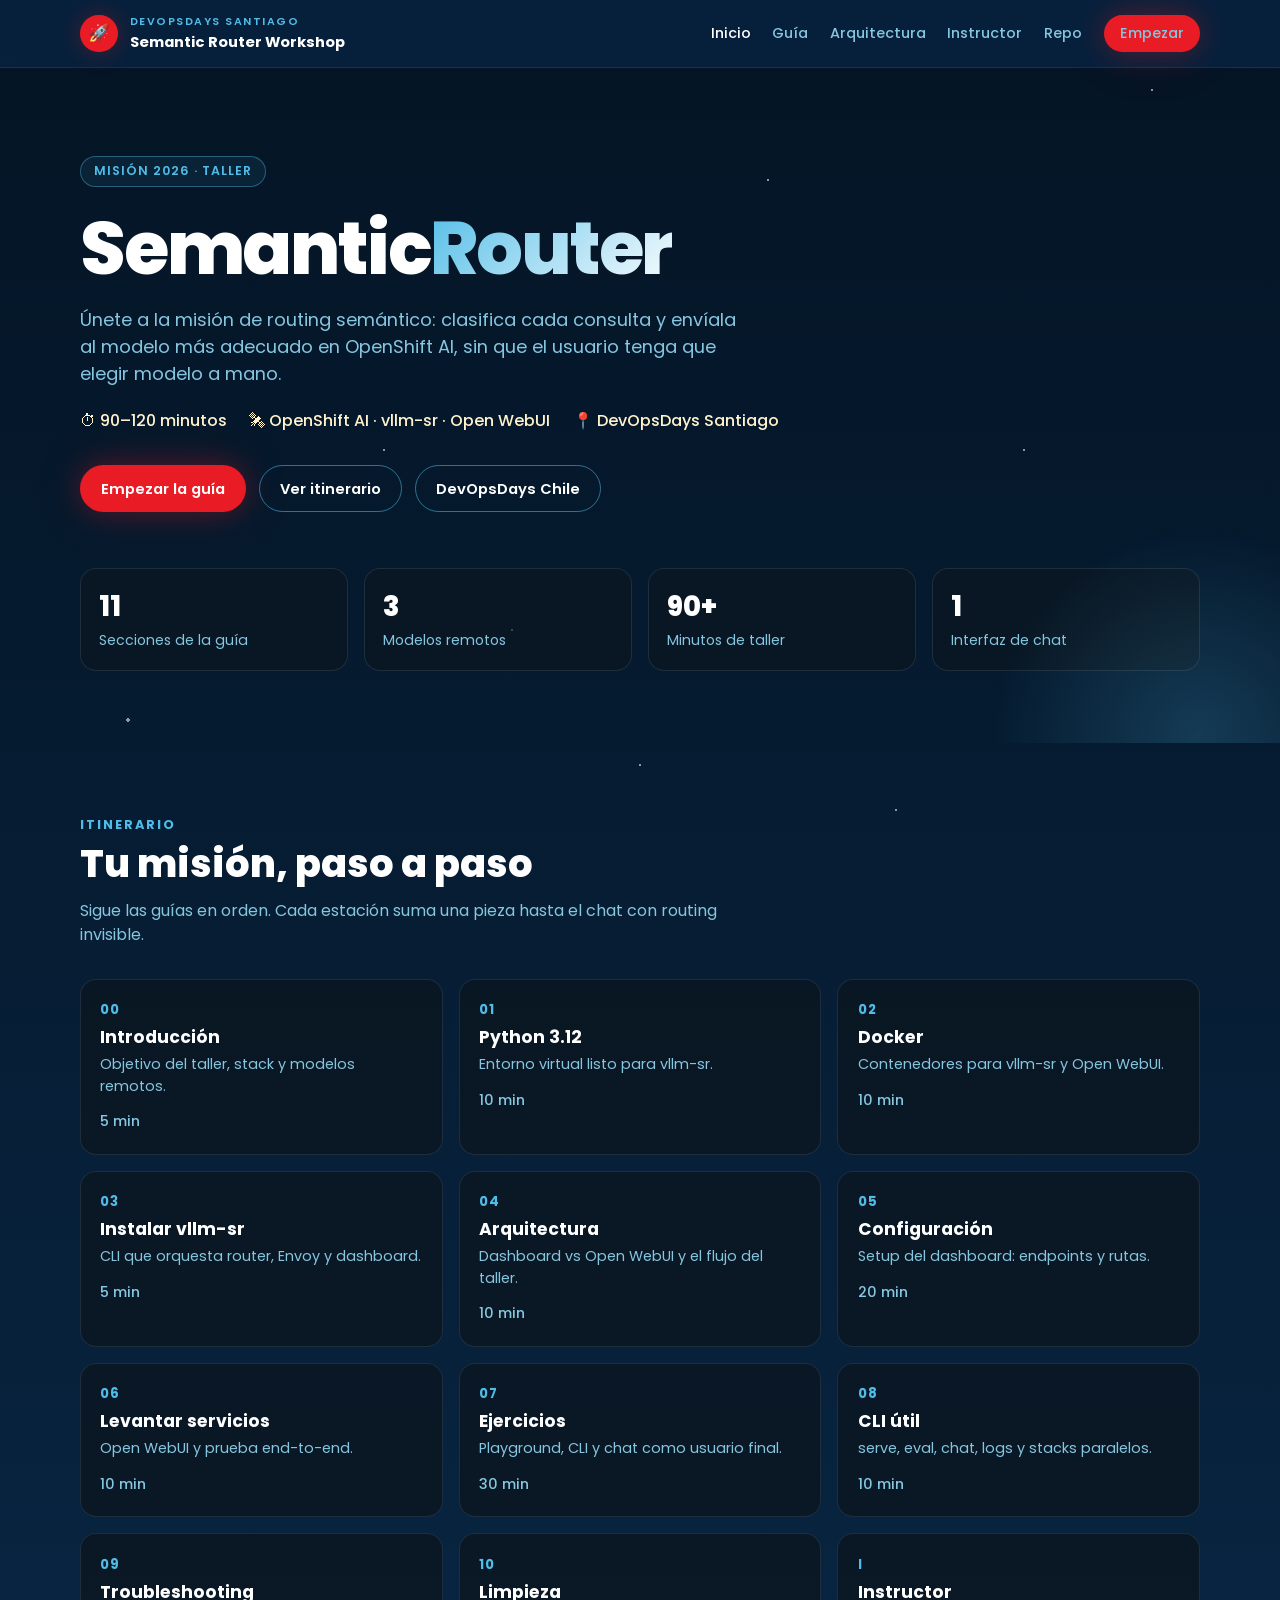
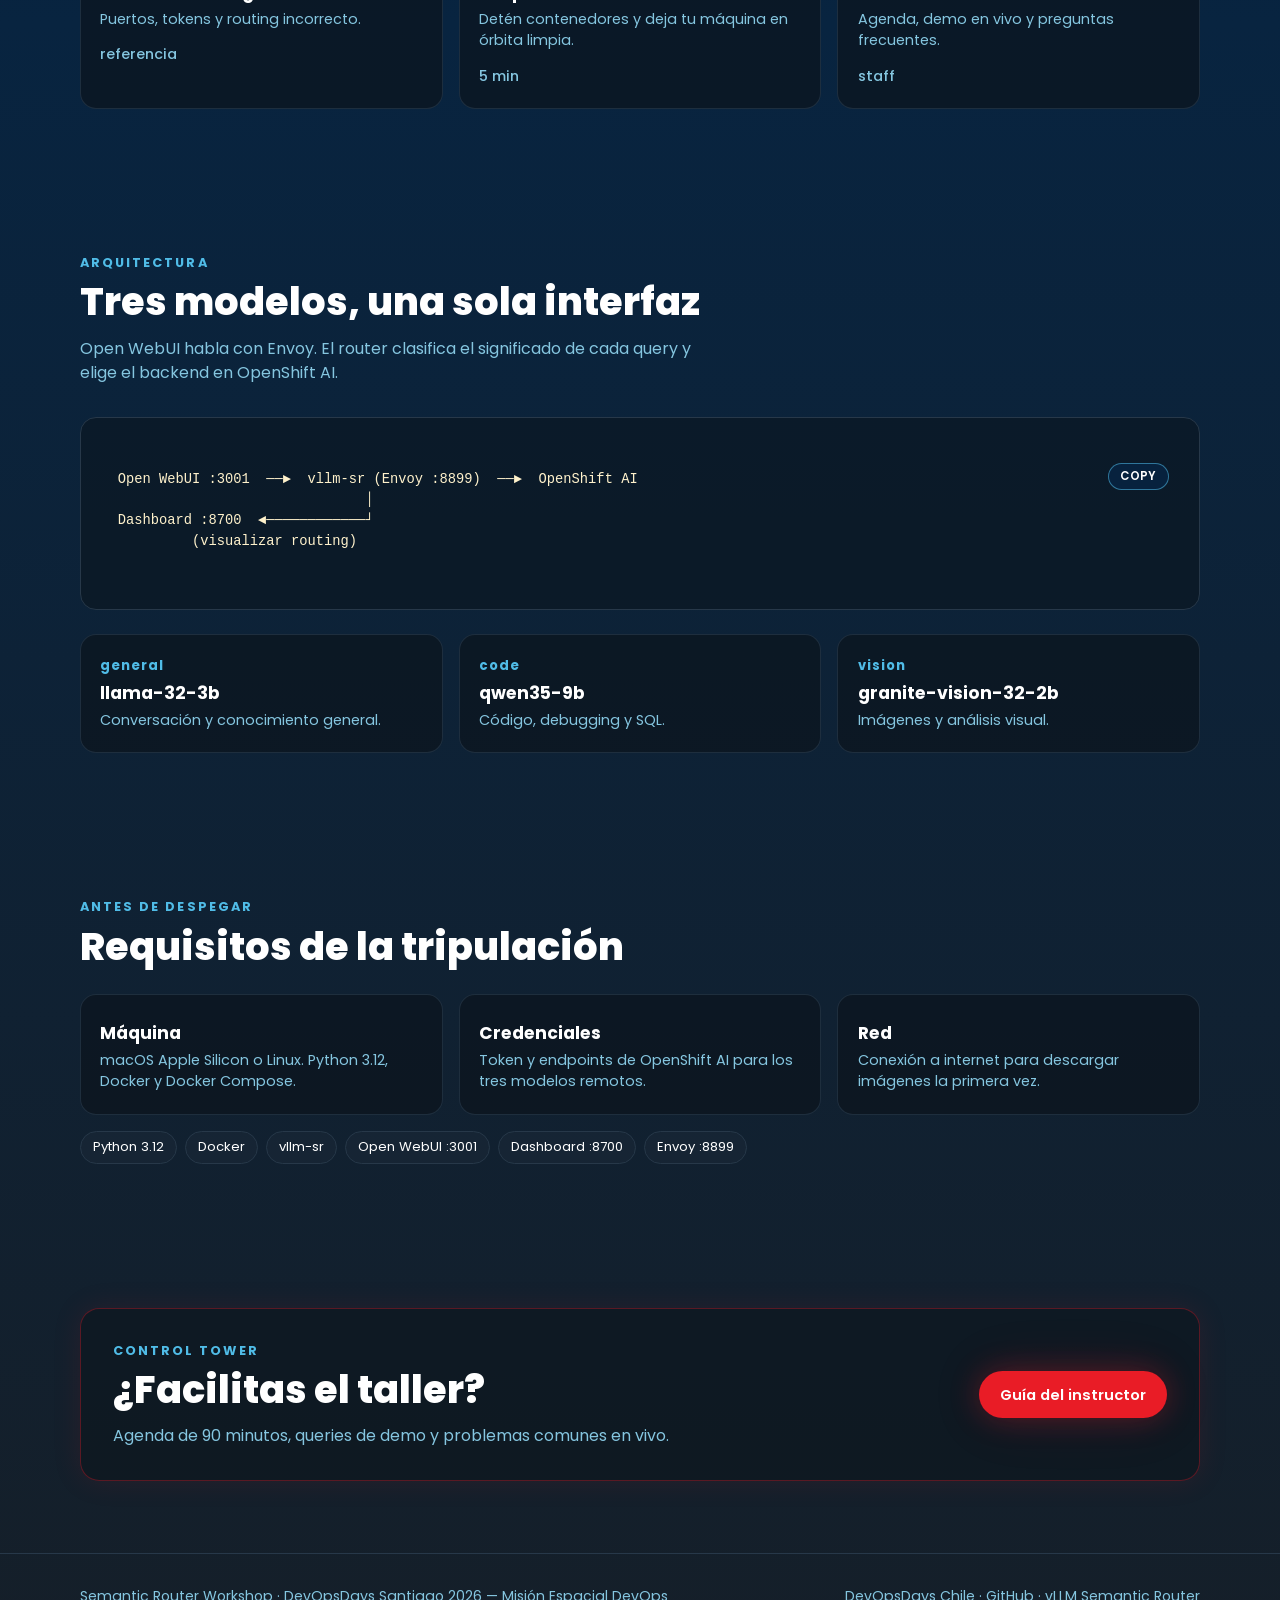
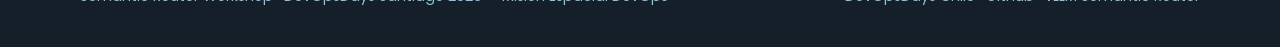
<file: docs/index.html>
<!DOCTYPE html>
<html lang="es">
<head>
  <meta charset="UTF-8" />
  <meta name="viewport" content="width=device-width, initial-scale=1.0" />
  <title>Semantic Router Workshop · DevOpsDays Santiago</title>
  <meta name="description" content="Taller de semantic routing con vLLM Semantic Router, Open WebUI y modelos remotos en OpenShift AI. DevOpsDays Santiago 2026." />
  <link rel="stylesheet" href="assets/css/style.css" />
</head>
<body class="bg-space">
  <div class="star-field" aria-hidden="true"></div>
  <div class="wrap">
    <header class="site-header">
      <div class="container header-inner">
        <a class="brand" href="index.html">
          <span class="brand-mark">🚀</span>
          <span class="brand-text">
            <span class="brand-kicker">DevOpsDays Santiago</span>
            <span class="brand-name">Semantic Router Workshop</span>
          </span>
        </a>
        <button class="menu-toggle" type="button" data-menu-toggle aria-expanded="false">Menú</button>
        <nav class="nav" data-nav>
          <a href="index.html" class="is-active">Inicio</a>
          <a href="guia/00-introduccion.html">Guía</a>
          <a href="#arquitectura">Arquitectura</a>
          <a href="guia/instructor.html">Instructor</a>
          <a href="https://github.com/pkstaz/semantic-routing-workshop" target="_blank" rel="noopener">Repo</a>
          <a class="btn btn-primary btn-sm" href="guia/00-introduccion.html">Empezar</a>
        </nav>
      </div>
    </header>

    <section class="hero">
      <div class="container">
        <span class="badge">Misión 2026 · Taller</span>
        <h1>Semantic<span class="text-gradient">Router</span></h1>
        <p class="hero-lead">
          Únete a la misión de routing semántico: clasifica cada consulta y envíala al modelo más adecuado
          en OpenShift AI, sin que el usuario tenga que elegir modelo a mano.
        </p>
        <div class="hero-meta">
          <span>⏱ 90–120 minutos</span>
          <span>🛰 OpenShift AI · vllm-sr · Open WebUI</span>
          <span>📍 DevOpsDays Santiago</span>
        </div>
        <div class="hero-actions">
          <a class="btn btn-primary" href="guia/00-introduccion.html">Empezar la guía</a>
          <a class="btn btn-outline" href="#itinerario">Ver itinerario</a>
          <a class="btn btn-outline" href="https://santiago.devopsdayschile.cl/" target="_blank" rel="noopener">DevOpsDays Chile</a>
        </div>
        <div class="stats">
          <div class="stat">
            <div class="stat-value">11</div>
            <div class="stat-label">Secciones de la guía</div>
          </div>
          <div class="stat">
            <div class="stat-value">3</div>
            <div class="stat-label">Modelos remotos</div>
          </div>
          <div class="stat">
            <div class="stat-value">90+</div>
            <div class="stat-label">Minutos de taller</div>
          </div>
          <div class="stat">
            <div class="stat-value">1</div>
            <div class="stat-label">Interfaz de chat</div>
          </div>
        </div>
      </div>
    </section>

    <section id="itinerario">
      <div class="container">
        <div class="section-kicker">Itinerario</div>
        <h2 class="section-title">Tu misión, paso a paso</h2>
        <p class="section-lead">Sigue las guías en orden. Cada estación suma una pieza hasta el chat con routing invisible.</p>
        <div class="cards">
          <a class="card" href="guia/00-introduccion.html">
            <div class="card-num">00</div>
            <h3>Introducción</h3>
            <p>Objetivo del taller, stack y modelos remotos.</p>
            <div class="card-time">5 min</div>
          </a>
          <a class="card" href="guia/01-python.html">
            <div class="card-num">01</div>
            <h3>Python 3.12</h3>
            <p>Entorno virtual listo para vllm-sr.</p>
            <div class="card-time">10 min</div>
          </a>
          <a class="card" href="guia/02-docker.html">
            <div class="card-num">02</div>
            <h3>Docker</h3>
            <p>Contenedores para vllm-sr y Open WebUI.</p>
            <div class="card-time">10 min</div>
          </a>
          <a class="card" href="guia/03-vllm-sr.html">
            <div class="card-num">03</div>
            <h3>Instalar vllm-sr</h3>
            <p>CLI que orquesta router, Envoy y dashboard.</p>
            <div class="card-time">5 min</div>
          </a>
          <a class="card" href="guia/04-arquitectura-y-flujo.html">
            <div class="card-num">04</div>
            <h3>Arquitectura</h3>
            <p>Dashboard vs Open WebUI y el flujo del taller.</p>
            <div class="card-time">10 min</div>
          </a>
          <a class="card" href="guia/05-configuracion.html">
            <div class="card-num">05</div>
            <h3>Configuración</h3>
            <p>Setup del dashboard: endpoints y rutas.</p>
            <div class="card-time">20 min</div>
          </a>
          <a class="card" href="guia/06-levantar-servicios.html">
            <div class="card-num">06</div>
            <h3>Levantar servicios</h3>
            <p>Open WebUI y prueba end-to-end.</p>
            <div class="card-time">10 min</div>
          </a>
          <a class="card" href="guia/07-ejercicios.html">
            <div class="card-num">07</div>
            <h3>Ejercicios</h3>
            <p>Playground, CLI y chat como usuario final.</p>
            <div class="card-time">30 min</div>
          </a>
          <a class="card" href="guia/08-comandos-cli.html">
            <div class="card-num">08</div>
            <h3>CLI útil</h3>
            <p>serve, eval, chat, logs y stacks paralelos.</p>
            <div class="card-time">10 min</div>
          </a>
          <a class="card" href="guia/09-troubleshooting.html">
            <div class="card-num">09</div>
            <h3>Troubleshooting</h3>
            <p>Puertos, tokens y routing incorrecto.</p>
            <div class="card-time">referencia</div>
          </a>
          <a class="card" href="guia/10-limpieza.html">
            <div class="card-num">10</div>
            <h3>Limpieza</h3>
            <p>Detén contenedores y deja tu máquina en órbita limpia.</p>
            <div class="card-time">5 min</div>
          </a>
          <a class="card" href="guia/instructor.html">
            <div class="card-num">I</div>
            <h3>Instructor</h3>
            <p>Agenda, demo en vivo y preguntas frecuentes.</p>
            <div class="card-time">staff</div>
          </a>
        </div>
      </div>
    </section>

    <section id="arquitectura">
      <div class="container">
        <div class="section-kicker">Arquitectura</div>
        <h2 class="section-title">Tres modelos, una sola interfaz</h2>
        <p class="section-lead">Open WebUI habla con Envoy. El router clasifica el significado de cada query y elige el backend en OpenShift AI.</p>
        <div class="flow">
          <pre>Open WebUI :3001  ──►  vllm-sr (Envoy :8899)  ──►  OpenShift AI
                              │
Dashboard :8700  ◄────────────┘
         (visualizar routing)</pre>
        </div>
        <div class="model-grid">
          <div class="card">
            <div class="card-num">general</div>
            <h3>llama-32-3b</h3>
            <p>Conversación y conocimiento general.</p>
          </div>
          <div class="card">
            <div class="card-num">code</div>
            <h3>qwen35-9b</h3>
            <p>Código, debugging y SQL.</p>
          </div>
          <div class="card">
            <div class="card-num">vision</div>
            <h3>granite-vision-32-2b</h3>
            <p>Imágenes y análisis visual.</p>
          </div>
        </div>
      </div>
    </section>

    <section id="requisitos">
      <div class="container">
        <div class="section-kicker">Antes de despegar</div>
        <h2 class="section-title">Requisitos de la tripulación</h2>
        <div class="req-grid">
          <div class="card">
            <h3>Máquina</h3>
            <p>macOS Apple Silicon o Linux. Python 3.12, Docker y Docker Compose.</p>
          </div>
          <div class="card">
            <h3>Credenciales</h3>
            <p>Token y endpoints de OpenShift AI para los tres modelos remotos.</p>
          </div>
          <div class="card">
            <h3>Red</h3>
            <p>Conexión a internet para descargar imágenes la primera vez.</p>
          </div>
        </div>
        <div class="pill-list">
          <span class="pill">Python 3.12</span>
          <span class="pill">Docker</span>
          <span class="pill">vllm-sr</span>
          <span class="pill">Open WebUI :3001</span>
          <span class="pill">Dashboard :8700</span>
          <span class="pill">Envoy :8899</span>
        </div>
      </div>
    </section>

    <section>
      <div class="container">
        <div class="cta-band">
          <div>
            <div class="section-kicker">Control tower</div>
            <h2 class="section-title">¿Facilitas el taller?</h2>
            <p class="section-lead">Agenda de 90 minutos, queries de demo y problemas comunes en vivo.</p>
          </div>
          <a class="btn btn-primary" href="guia/instructor.html">Guía del instructor</a>
        </div>
      </div>
    </section>

    <footer class="site-footer">
      <div class="container footer-inner">
        <p>Semantic Router Workshop · DevOpsDays Santiago 2026 — Misión Espacial DevOps</p>
        <p>
          <a href="https://santiago.devopsdayschile.cl/" target="_blank" rel="noopener">DevOpsDays Chile</a>
          ·
          <a href="https://github.com/pkstaz/semantic-routing-workshop" target="_blank" rel="noopener">GitHub</a>
          ·
          <a href="https://github.com/vllm-project/vllm-semantic-router" target="_blank" rel="noopener">vLLM Semantic Router</a>
        </p>
      </div>
    </footer>
  </div>
  <script src="assets/js/main.js"></script>
</body>
</html>
</file>
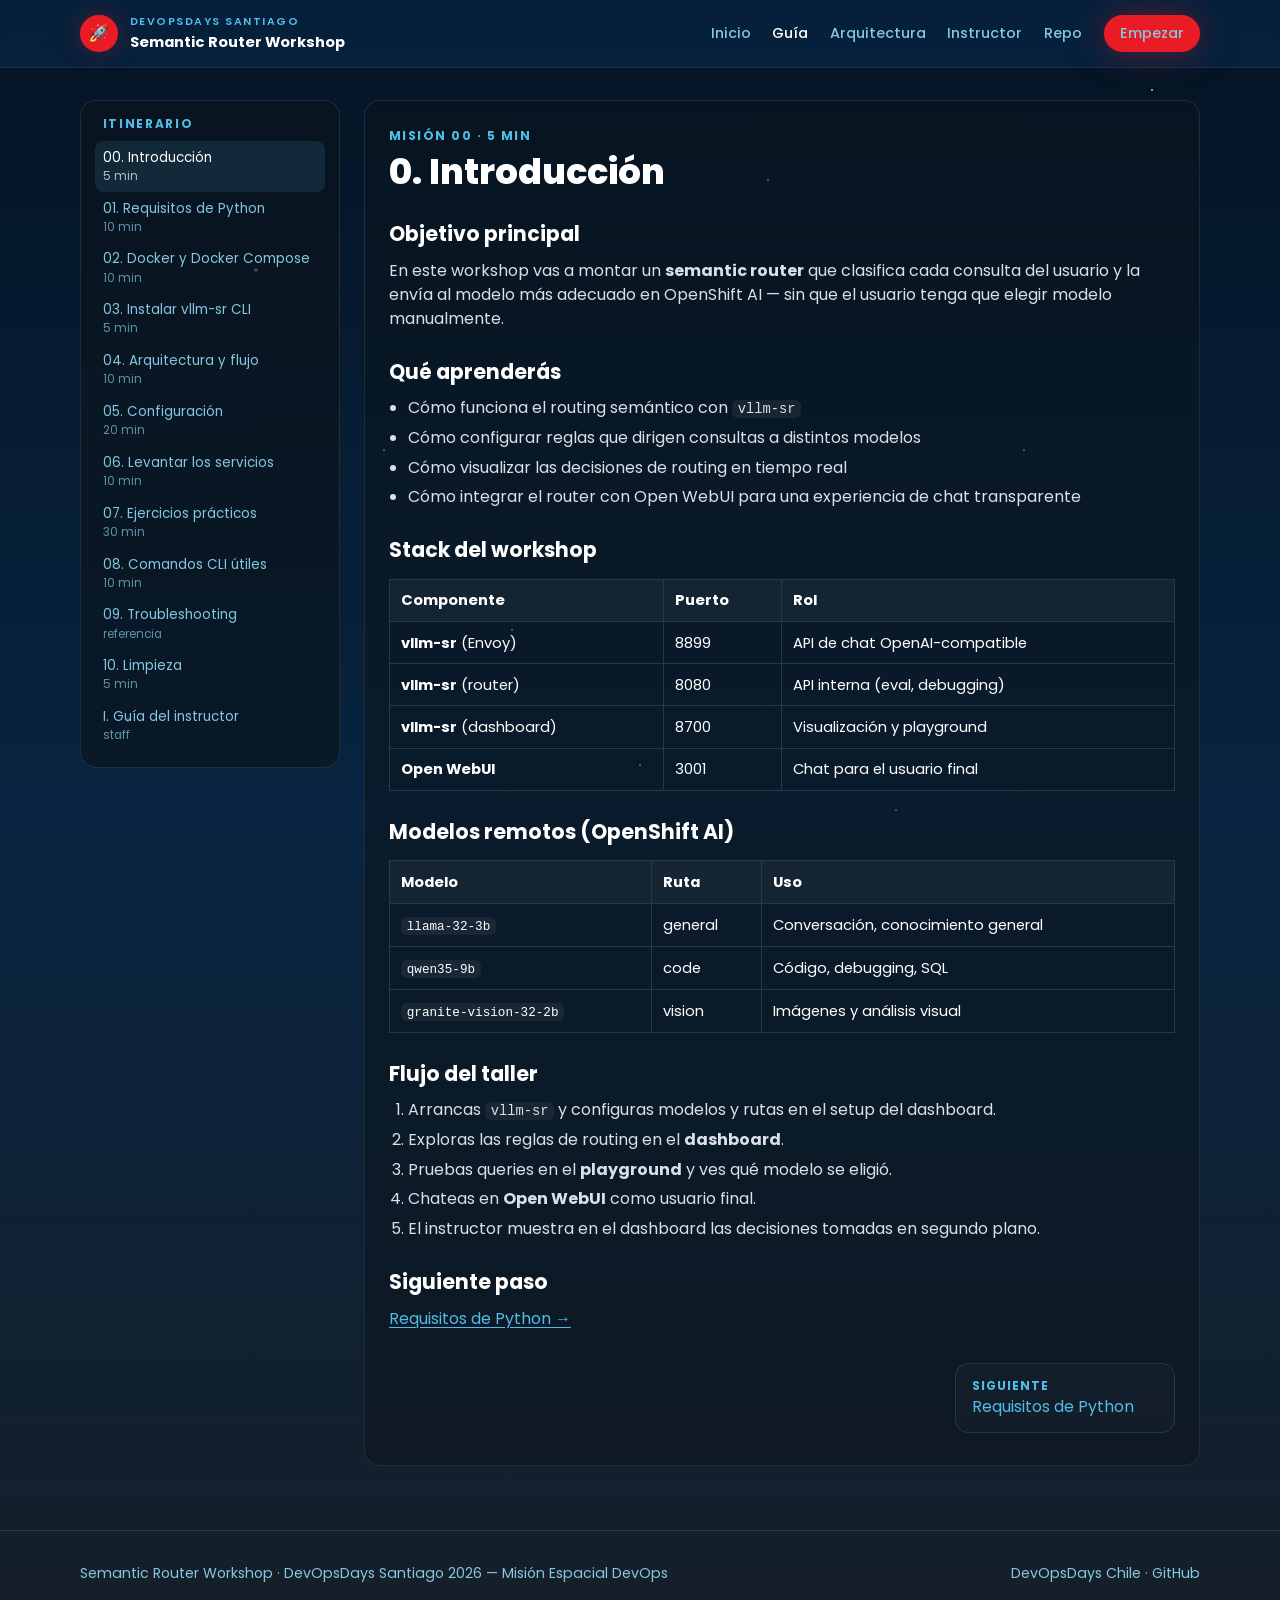
<file: docs/guia/00-introduccion.html>
<!DOCTYPE html>
<html lang="es">
<head>
  <meta charset="UTF-8" />
  <meta name="viewport" content="width=device-width, initial-scale=1.0" />
  <title>Introducción · Semantic Router Workshop</title>
  <meta name="description" content="Guía del workshop Semantic Router: Introducción." />
  <link rel="stylesheet" href="../assets/css/style.css" />
</head>
<body class="bg-space">
  <div class="star-field" aria-hidden="true"></div>
  <div class="wrap">
    <header class="site-header">
      <div class="container header-inner">
        <a class="brand" href="../index.html">
          <span class="brand-mark">🚀</span>
          <span class="brand-text">
            <span class="brand-kicker">DevOpsDays Santiago</span>
            <span class="brand-name">Semantic Router Workshop</span>
          </span>
        </a>
        <button class="menu-toggle" type="button" data-menu-toggle aria-expanded="false">Menú</button>
        <nav class="nav" data-nav>
          <a href="../index.html" class="">Inicio</a>
          <a href="00-introduccion.html" class="is-active">Guía</a>
          <a href="../index.html#arquitectura">Arquitectura</a>
          <a href="instructor.html" class="">Instructor</a>
          <a href="https://github.com/pkstaz/semantic-routing-workshop" target="_blank" rel="noopener">Repo</a>
          <a class="btn btn-primary btn-sm" href="00-introduccion.html">Empezar</a>
        </nav>
      </div>
    </header>

    <main class="container guide-shell">
      <aside class="toc">
        <h2>Itinerario</h2>
        <a class="is-active" href="../guia/00-introduccion.html"><span>00. Introducción</span><div class="toc-time">5 min</div></a>
<a class="" href="../guia/01-python.html"><span>01. Requisitos de Python</span><div class="toc-time">10 min</div></a>
<a class="" href="../guia/02-docker.html"><span>02. Docker y Docker Compose</span><div class="toc-time">10 min</div></a>
<a class="" href="../guia/03-vllm-sr.html"><span>03. Instalar vllm-sr CLI</span><div class="toc-time">5 min</div></a>
<a class="" href="../guia/04-arquitectura-y-flujo.html"><span>04. Arquitectura y flujo</span><div class="toc-time">10 min</div></a>
<a class="" href="../guia/05-configuracion.html"><span>05. Configuración</span><div class="toc-time">20 min</div></a>
<a class="" href="../guia/06-levantar-servicios.html"><span>06. Levantar los servicios</span><div class="toc-time">10 min</div></a>
<a class="" href="../guia/07-ejercicios.html"><span>07. Ejercicios prácticos</span><div class="toc-time">30 min</div></a>
<a class="" href="../guia/08-comandos-cli.html"><span>08. Comandos CLI útiles</span><div class="toc-time">10 min</div></a>
<a class="" href="../guia/09-troubleshooting.html"><span>09. Troubleshooting</span><div class="toc-time">referencia</div></a>
<a class="" href="../guia/10-limpieza.html"><span>10. Limpieza</span><div class="toc-time">5 min</div></a>
<a class="" href="../guia/instructor.html"><span>I. Guía del instructor</span><div class="toc-time">staff</div></a>
      </aside>
      <article class="article prose">
        <div class="article-kicker">Misión 00 · 5 min</div>
        <h1>0. Introducción</h1>
<h2>Objetivo principal</h2>
<p>En este workshop vas a montar un <strong>semantic router</strong> que clasifica cada consulta del usuario y la envía al modelo más adecuado en OpenShift AI — sin que el usuario tenga que elegir modelo manualmente.</p>
<h2>Qué aprenderás</h2>
<ul><li>Cómo funciona el routing semántico con <code>vllm-sr</code></li><li>Cómo configurar reglas que dirigen consultas a distintos modelos</li><li>Cómo visualizar las decisiones de routing en tiempo real</li><li>Cómo integrar el router con Open WebUI para una experiencia de chat transparente</li></ul>
<h2>Stack del workshop</h2>
<table><thead><tr><th>Componente</th><th>Puerto</th><th>Rol</th></tr></thead><tbody><tr><td><strong>vllm-sr</strong> (Envoy)</td><td>8899</td><td>API de chat OpenAI-compatible</td></tr><tr><td><strong>vllm-sr</strong> (router)</td><td>8080</td><td>API interna (eval, debugging)</td></tr><tr><td><strong>vllm-sr</strong> (dashboard)</td><td>8700</td><td>Visualización y playground</td></tr><tr><td><strong>Open WebUI</strong></td><td>3001</td><td>Chat para el usuario final</td></tr></tbody></table>
<h2>Modelos remotos (OpenShift AI)</h2>
<table><thead><tr><th>Modelo</th><th>Ruta</th><th>Uso</th></tr></thead><tbody><tr><td><code>llama-32-3b</code></td><td>general</td><td>Conversación, conocimiento general</td></tr><tr><td><code>qwen35-9b</code></td><td>code</td><td>Código, debugging, SQL</td></tr><tr><td><code>granite-vision-32-2b</code></td><td>vision</td><td>Imágenes y análisis visual</td></tr></tbody></table>
<h2>Flujo del taller</h2>
<ol><li>Arrancas <code>vllm-sr</code> y configuras modelos y rutas en el setup del dashboard.</li><li>Exploras las reglas de routing en el <strong>dashboard</strong>.</li><li>Pruebas queries en el <strong>playground</strong> y ves qué modelo se eligió.</li><li>Chateas en <strong>Open WebUI</strong> como usuario final.</li><li>El instructor muestra en el dashboard las decisiones tomadas en segundo plano.</li></ol>
<h2>Siguiente paso</h2>
<p><a href="01-python.html">Requisitos de Python →</a></p>
        <nav class="pager"><span></span><a href="01-python.html"><span class="dir">Siguiente</span>Requisitos de Python</a></nav>
      </article>
    </main>
    <footer class="site-footer">
      <div class="container footer-inner">
        <p>Semantic Router Workshop · DevOpsDays Santiago 2026 — Misión Espacial DevOps</p>
        <p>
          <a href="https://santiago.devopsdayschile.cl/" target="_blank" rel="noopener">DevOpsDays Chile</a>
          ·
          <a href="https://github.com/pkstaz/semantic-routing-workshop" target="_blank" rel="noopener">GitHub</a>
        </p>
      </div>
    </footer>
  </div>
  <script src="../assets/js/main.js"></script>
</body>
</html>
</file>
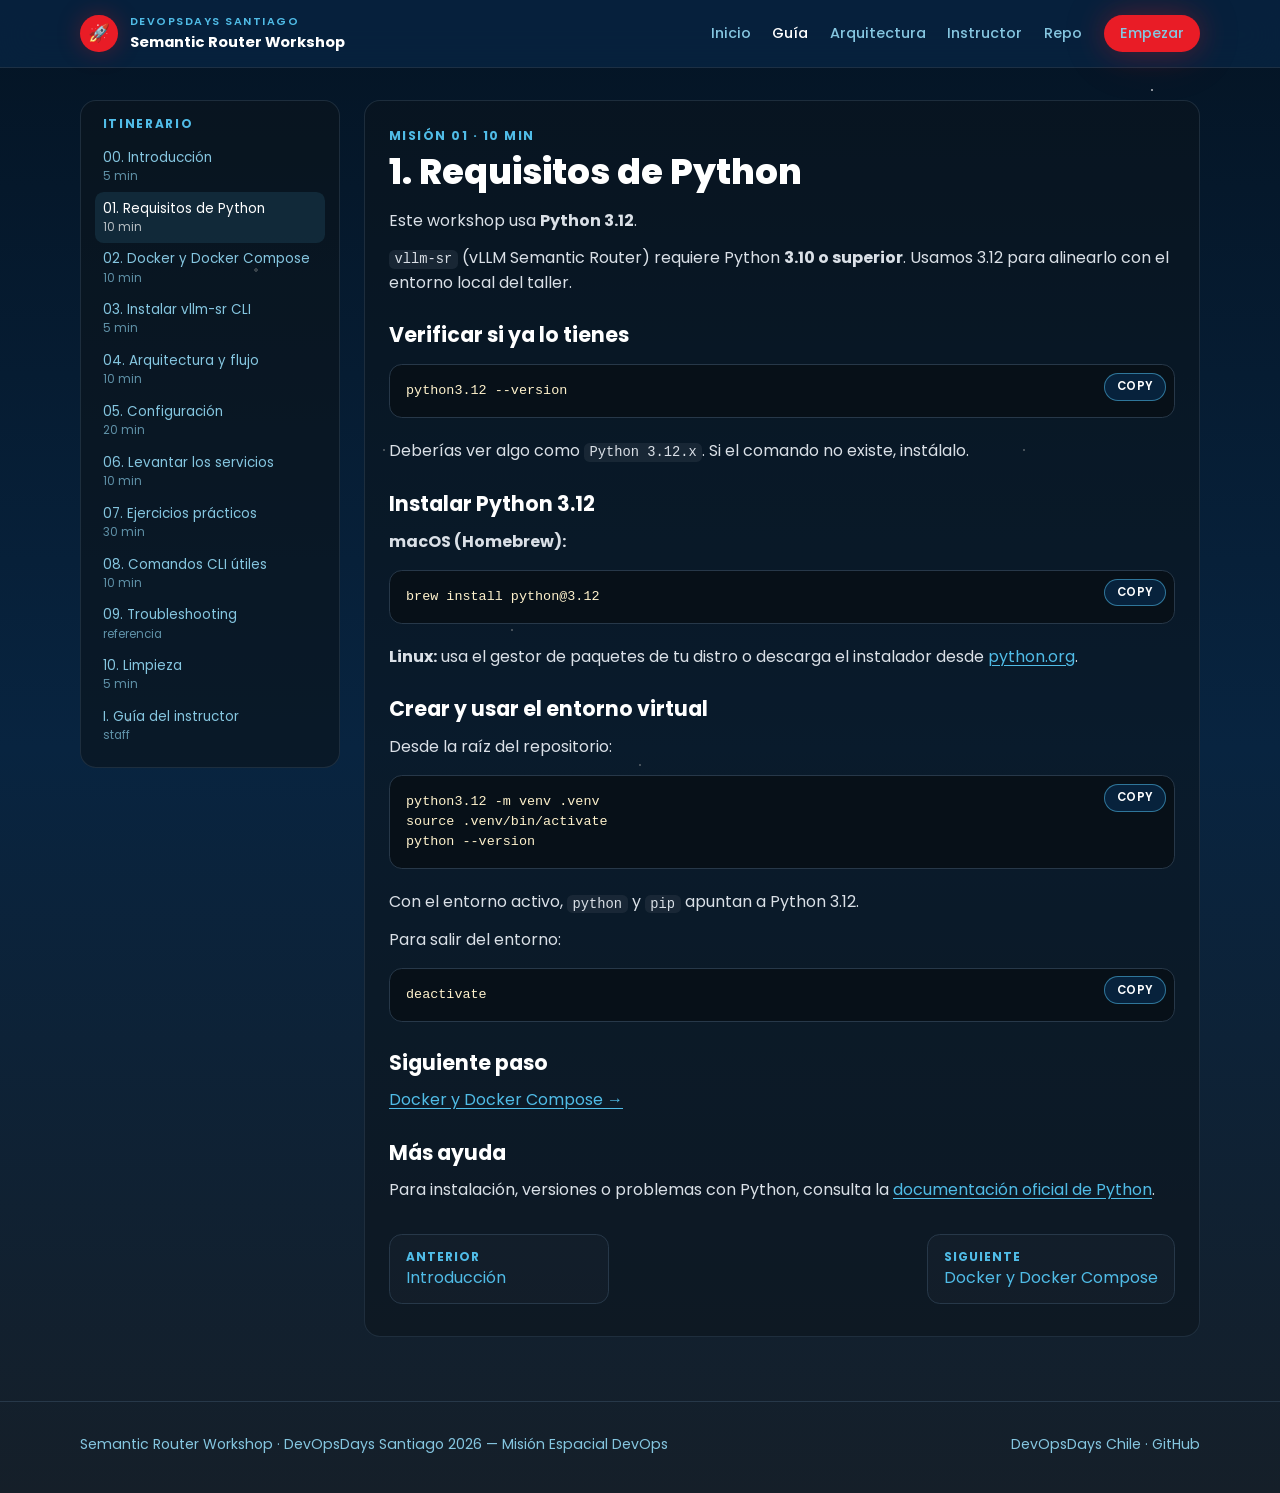
<file: docs/guia/01-python.html>
<!DOCTYPE html>
<html lang="es">
<head>
  <meta charset="UTF-8" />
  <meta name="viewport" content="width=device-width, initial-scale=1.0" />
  <title>Requisitos de Python · Semantic Router Workshop</title>
  <meta name="description" content="Guía del workshop Semantic Router: Requisitos de Python." />
  <link rel="stylesheet" href="../assets/css/style.css" />
</head>
<body class="bg-space">
  <div class="star-field" aria-hidden="true"></div>
  <div class="wrap">
    <header class="site-header">
      <div class="container header-inner">
        <a class="brand" href="../index.html">
          <span class="brand-mark">🚀</span>
          <span class="brand-text">
            <span class="brand-kicker">DevOpsDays Santiago</span>
            <span class="brand-name">Semantic Router Workshop</span>
          </span>
        </a>
        <button class="menu-toggle" type="button" data-menu-toggle aria-expanded="false">Menú</button>
        <nav class="nav" data-nav>
          <a href="../index.html" class="">Inicio</a>
          <a href="00-introduccion.html" class="is-active">Guía</a>
          <a href="../index.html#arquitectura">Arquitectura</a>
          <a href="instructor.html" class="">Instructor</a>
          <a href="https://github.com/pkstaz/semantic-routing-workshop" target="_blank" rel="noopener">Repo</a>
          <a class="btn btn-primary btn-sm" href="00-introduccion.html">Empezar</a>
        </nav>
      </div>
    </header>

    <main class="container guide-shell">
      <aside class="toc">
        <h2>Itinerario</h2>
        <a class="" href="../guia/00-introduccion.html"><span>00. Introducción</span><div class="toc-time">5 min</div></a>
<a class="is-active" href="../guia/01-python.html"><span>01. Requisitos de Python</span><div class="toc-time">10 min</div></a>
<a class="" href="../guia/02-docker.html"><span>02. Docker y Docker Compose</span><div class="toc-time">10 min</div></a>
<a class="" href="../guia/03-vllm-sr.html"><span>03. Instalar vllm-sr CLI</span><div class="toc-time">5 min</div></a>
<a class="" href="../guia/04-arquitectura-y-flujo.html"><span>04. Arquitectura y flujo</span><div class="toc-time">10 min</div></a>
<a class="" href="../guia/05-configuracion.html"><span>05. Configuración</span><div class="toc-time">20 min</div></a>
<a class="" href="../guia/06-levantar-servicios.html"><span>06. Levantar los servicios</span><div class="toc-time">10 min</div></a>
<a class="" href="../guia/07-ejercicios.html"><span>07. Ejercicios prácticos</span><div class="toc-time">30 min</div></a>
<a class="" href="../guia/08-comandos-cli.html"><span>08. Comandos CLI útiles</span><div class="toc-time">10 min</div></a>
<a class="" href="../guia/09-troubleshooting.html"><span>09. Troubleshooting</span><div class="toc-time">referencia</div></a>
<a class="" href="../guia/10-limpieza.html"><span>10. Limpieza</span><div class="toc-time">5 min</div></a>
<a class="" href="../guia/instructor.html"><span>I. Guía del instructor</span><div class="toc-time">staff</div></a>
      </aside>
      <article class="article prose">
        <div class="article-kicker">Misión 01 · 10 min</div>
        <h1>1. Requisitos de Python</h1>
<p>Este workshop usa <strong>Python 3.12</strong>.</p>
<p><code>vllm-sr</code> (vLLM Semantic Router) requiere Python <strong>3.10 o superior</strong>. Usamos 3.12 para alinearlo con el entorno local del taller.</p>
<h2>Verificar si ya lo tienes</h2>
<pre><code class="language-bash">python3.12 --version</code></pre>
<p>Deberías ver algo como <code>Python 3.12.x</code>. Si el comando no existe, instálalo.</p>
<h2>Instalar Python 3.12</h2>
<p><strong>macOS (Homebrew):</strong></p>
<pre><code class="language-bash">brew install python@3.12</code></pre>
<p><strong>Linux:</strong> usa el gestor de paquetes de tu distro o descarga el instalador desde <a href="https://www.python.org/downloads/">python.org</a>.</p>
<h2>Crear y usar el entorno virtual</h2>
<p>Desde la raíz del repositorio:</p>
<pre><code class="language-bash">python3.12 -m venv .venv
source .venv/bin/activate
python --version</code></pre>
<p>Con el entorno activo, <code>python</code> y <code>pip</code> apuntan a Python 3.12.</p>
<p>Para salir del entorno:</p>
<pre><code class="language-bash">deactivate</code></pre>
<h2>Siguiente paso</h2>
<p><a href="02-docker.html">Docker y Docker Compose →</a></p>
<h2>Más ayuda</h2>
<p>Para instalación, versiones o problemas con Python, consulta la <a href="https://docs.python.org/3/">documentación oficial de Python</a>.</p>
        <nav class="pager"><a href="00-introduccion.html"><span class="dir">Anterior</span>Introducción</a><a href="02-docker.html"><span class="dir">Siguiente</span>Docker y Docker Compose</a></nav>
      </article>
    </main>
    <footer class="site-footer">
      <div class="container footer-inner">
        <p>Semantic Router Workshop · DevOpsDays Santiago 2026 — Misión Espacial DevOps</p>
        <p>
          <a href="https://santiago.devopsdayschile.cl/" target="_blank" rel="noopener">DevOpsDays Chile</a>
          ·
          <a href="https://github.com/pkstaz/semantic-routing-workshop" target="_blank" rel="noopener">GitHub</a>
        </p>
      </div>
    </footer>
  </div>
  <script src="../assets/js/main.js"></script>
</body>
</html>
</file>
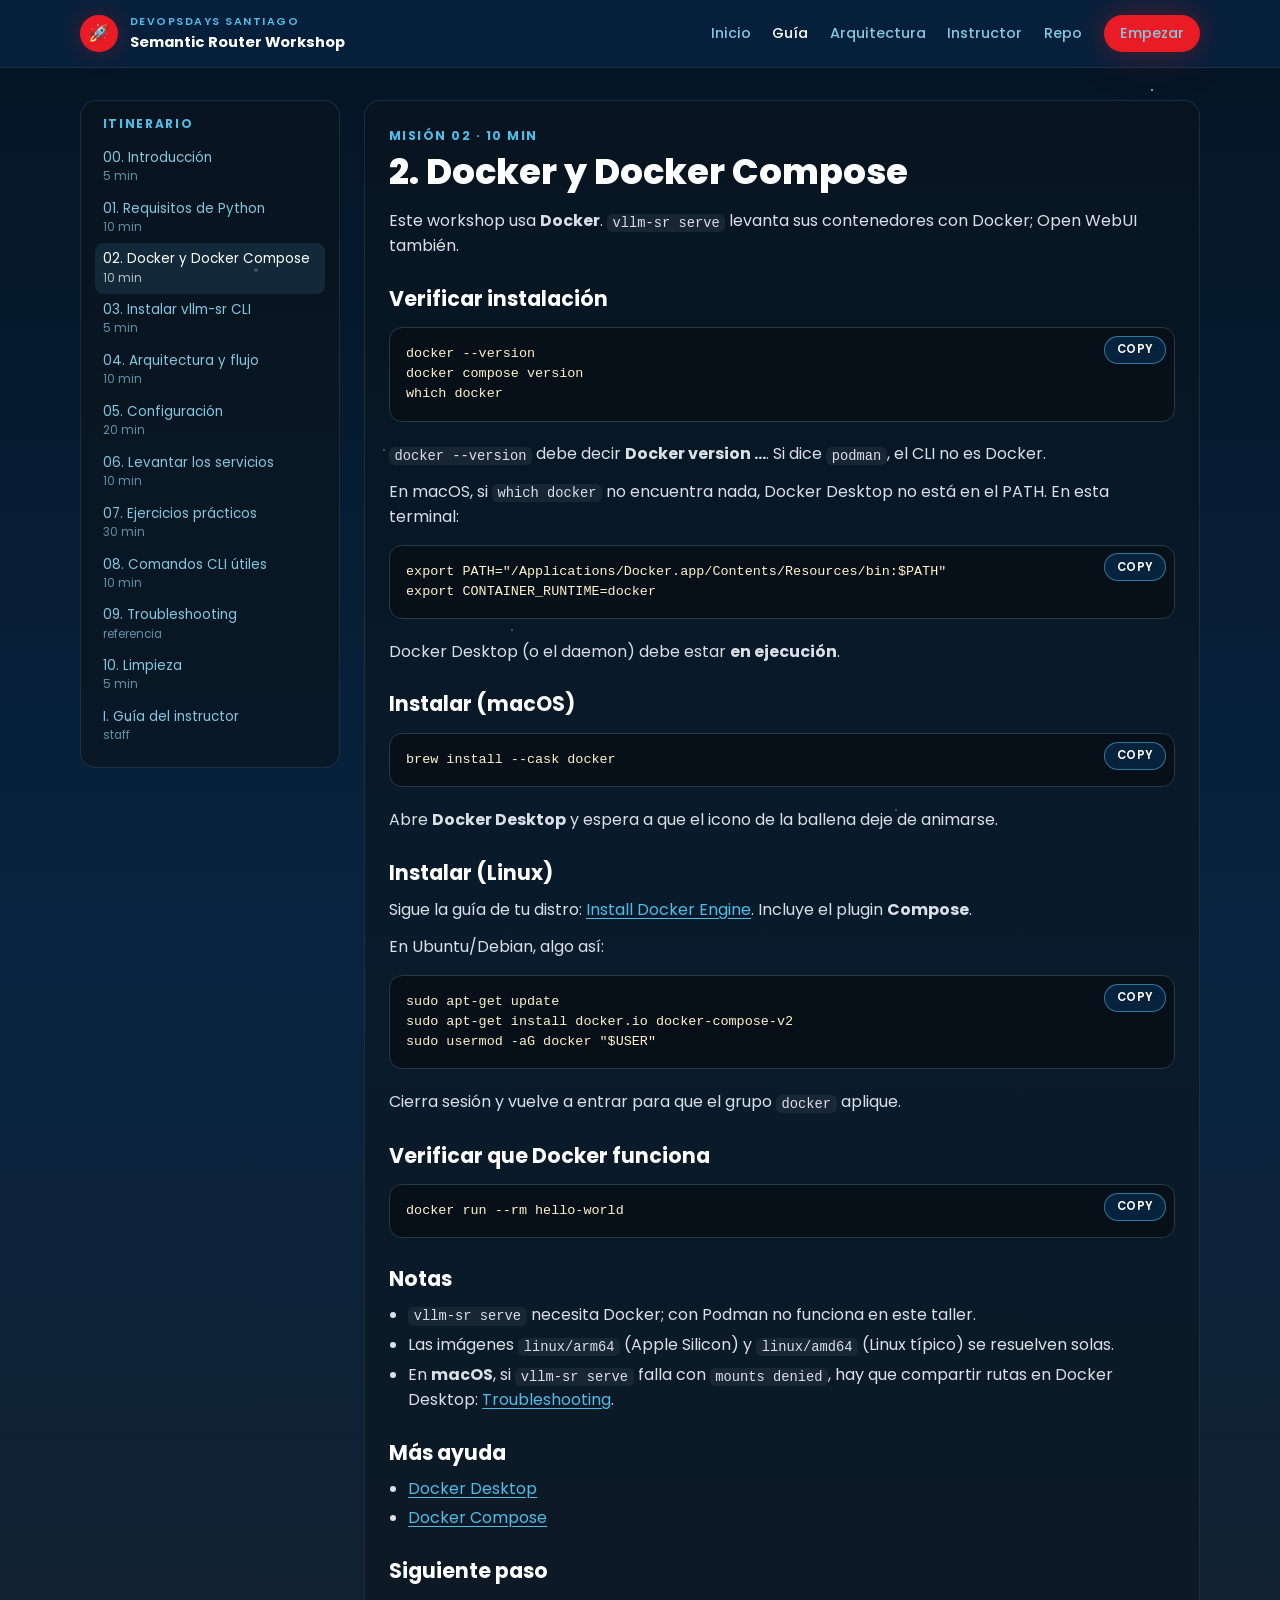
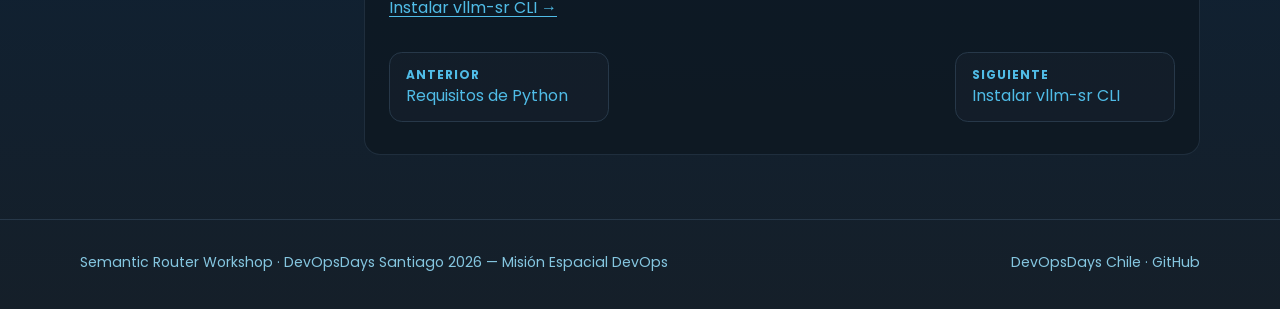
<file: docs/guia/02-docker.html>
<!DOCTYPE html>
<html lang="es">
<head>
  <meta charset="UTF-8" />
  <meta name="viewport" content="width=device-width, initial-scale=1.0" />
  <title>Docker y Docker Compose · Semantic Router Workshop</title>
  <meta name="description" content="Guía del workshop Semantic Router: Docker y Docker Compose." />
  <link rel="stylesheet" href="../assets/css/style.css" />
</head>
<body class="bg-space">
  <div class="star-field" aria-hidden="true"></div>
  <div class="wrap">
    <header class="site-header">
      <div class="container header-inner">
        <a class="brand" href="../index.html">
          <span class="brand-mark">🚀</span>
          <span class="brand-text">
            <span class="brand-kicker">DevOpsDays Santiago</span>
            <span class="brand-name">Semantic Router Workshop</span>
          </span>
        </a>
        <button class="menu-toggle" type="button" data-menu-toggle aria-expanded="false">Menú</button>
        <nav class="nav" data-nav>
          <a href="../index.html" class="">Inicio</a>
          <a href="00-introduccion.html" class="is-active">Guía</a>
          <a href="../index.html#arquitectura">Arquitectura</a>
          <a href="instructor.html" class="">Instructor</a>
          <a href="https://github.com/pkstaz/semantic-routing-workshop" target="_blank" rel="noopener">Repo</a>
          <a class="btn btn-primary btn-sm" href="00-introduccion.html">Empezar</a>
        </nav>
      </div>
    </header>

    <main class="container guide-shell">
      <aside class="toc">
        <h2>Itinerario</h2>
        <a class="" href="../guia/00-introduccion.html"><span>00. Introducción</span><div class="toc-time">5 min</div></a>
<a class="" href="../guia/01-python.html"><span>01. Requisitos de Python</span><div class="toc-time">10 min</div></a>
<a class="is-active" href="../guia/02-docker.html"><span>02. Docker y Docker Compose</span><div class="toc-time">10 min</div></a>
<a class="" href="../guia/03-vllm-sr.html"><span>03. Instalar vllm-sr CLI</span><div class="toc-time">5 min</div></a>
<a class="" href="../guia/04-arquitectura-y-flujo.html"><span>04. Arquitectura y flujo</span><div class="toc-time">10 min</div></a>
<a class="" href="../guia/05-configuracion.html"><span>05. Configuración</span><div class="toc-time">20 min</div></a>
<a class="" href="../guia/06-levantar-servicios.html"><span>06. Levantar los servicios</span><div class="toc-time">10 min</div></a>
<a class="" href="../guia/07-ejercicios.html"><span>07. Ejercicios prácticos</span><div class="toc-time">30 min</div></a>
<a class="" href="../guia/08-comandos-cli.html"><span>08. Comandos CLI útiles</span><div class="toc-time">10 min</div></a>
<a class="" href="../guia/09-troubleshooting.html"><span>09. Troubleshooting</span><div class="toc-time">referencia</div></a>
<a class="" href="../guia/10-limpieza.html"><span>10. Limpieza</span><div class="toc-time">5 min</div></a>
<a class="" href="../guia/instructor.html"><span>I. Guía del instructor</span><div class="toc-time">staff</div></a>
      </aside>
      <article class="article prose">
        <div class="article-kicker">Misión 02 · 10 min</div>
        <h1>2. Docker y Docker Compose</h1>
<p>Este workshop usa <strong>Docker</strong>. <code>vllm-sr serve</code> levanta sus contenedores con Docker; Open WebUI también.</p>
<h2>Verificar instalación</h2>
<pre><code class="language-bash">docker --version
docker compose version
which docker</code></pre>
<p><code>docker --version</code> debe decir <strong>Docker version ...</strong>. Si dice <code>podman</code>, el CLI no es Docker.</p>
<p>En macOS, si <code>which docker</code> no encuentra nada, Docker Desktop no está en el PATH. En esta terminal:</p>
<pre><code class="language-bash">export PATH=&quot;/Applications/Docker.app/Contents/Resources/bin:$PATH&quot;
export CONTAINER_RUNTIME=docker</code></pre>
<p>Docker Desktop (o el daemon) debe estar <strong>en ejecución</strong>.</p>
<h2>Instalar (macOS)</h2>
<pre><code class="language-bash">brew install --cask docker</code></pre>
<p>Abre <strong>Docker Desktop</strong> y espera a que el icono de la ballena deje de animarse.</p>
<h2>Instalar (Linux)</h2>
<p>Sigue la guía de tu distro: <a href="https://docs.docker.com/engine/install/">Install Docker Engine</a>. Incluye el plugin <strong>Compose</strong>.</p>
<p>En Ubuntu/Debian, algo así:</p>
<pre><code class="language-bash">sudo apt-get update
sudo apt-get install docker.io docker-compose-v2
sudo usermod -aG docker &quot;$USER&quot;</code></pre>
<p>Cierra sesión y vuelve a entrar para que el grupo <code>docker</code> aplique.</p>
<h2>Verificar que Docker funciona</h2>
<pre><code class="language-bash">docker run --rm hello-world</code></pre>
<h2>Notas</h2>
<ul><li><code>vllm-sr serve</code> necesita Docker; con Podman no funciona en este taller.</li><li>Las imágenes <code>linux/arm64</code> (Apple Silicon) y <code>linux/amd64</code> (Linux típico) se resuelven solas.</li><li>En <strong>macOS</strong>, si <code>vllm-sr serve</code> falla con <code>mounts denied</code>, hay que compartir rutas en Docker Desktop: <a href="09-troubleshooting.html">Troubleshooting</a>.</li></ul>
<h2>Más ayuda</h2>
<ul><li><a href="https://docs.docker.com/desktop/">Docker Desktop</a></li><li><a href="https://docs.docker.com/compose/">Docker Compose</a></li></ul>
<h2>Siguiente paso</h2>
<p><a href="03-vllm-sr.html">Instalar vllm-sr CLI →</a></p>
        <nav class="pager"><a href="01-python.html"><span class="dir">Anterior</span>Requisitos de Python</a><a href="03-vllm-sr.html"><span class="dir">Siguiente</span>Instalar vllm-sr CLI</a></nav>
      </article>
    </main>
    <footer class="site-footer">
      <div class="container footer-inner">
        <p>Semantic Router Workshop · DevOpsDays Santiago 2026 — Misión Espacial DevOps</p>
        <p>
          <a href="https://santiago.devopsdayschile.cl/" target="_blank" rel="noopener">DevOpsDays Chile</a>
          ·
          <a href="https://github.com/pkstaz/semantic-routing-workshop" target="_blank" rel="noopener">GitHub</a>
        </p>
      </div>
    </footer>
  </div>
  <script src="../assets/js/main.js"></script>
</body>
</html>
</file>
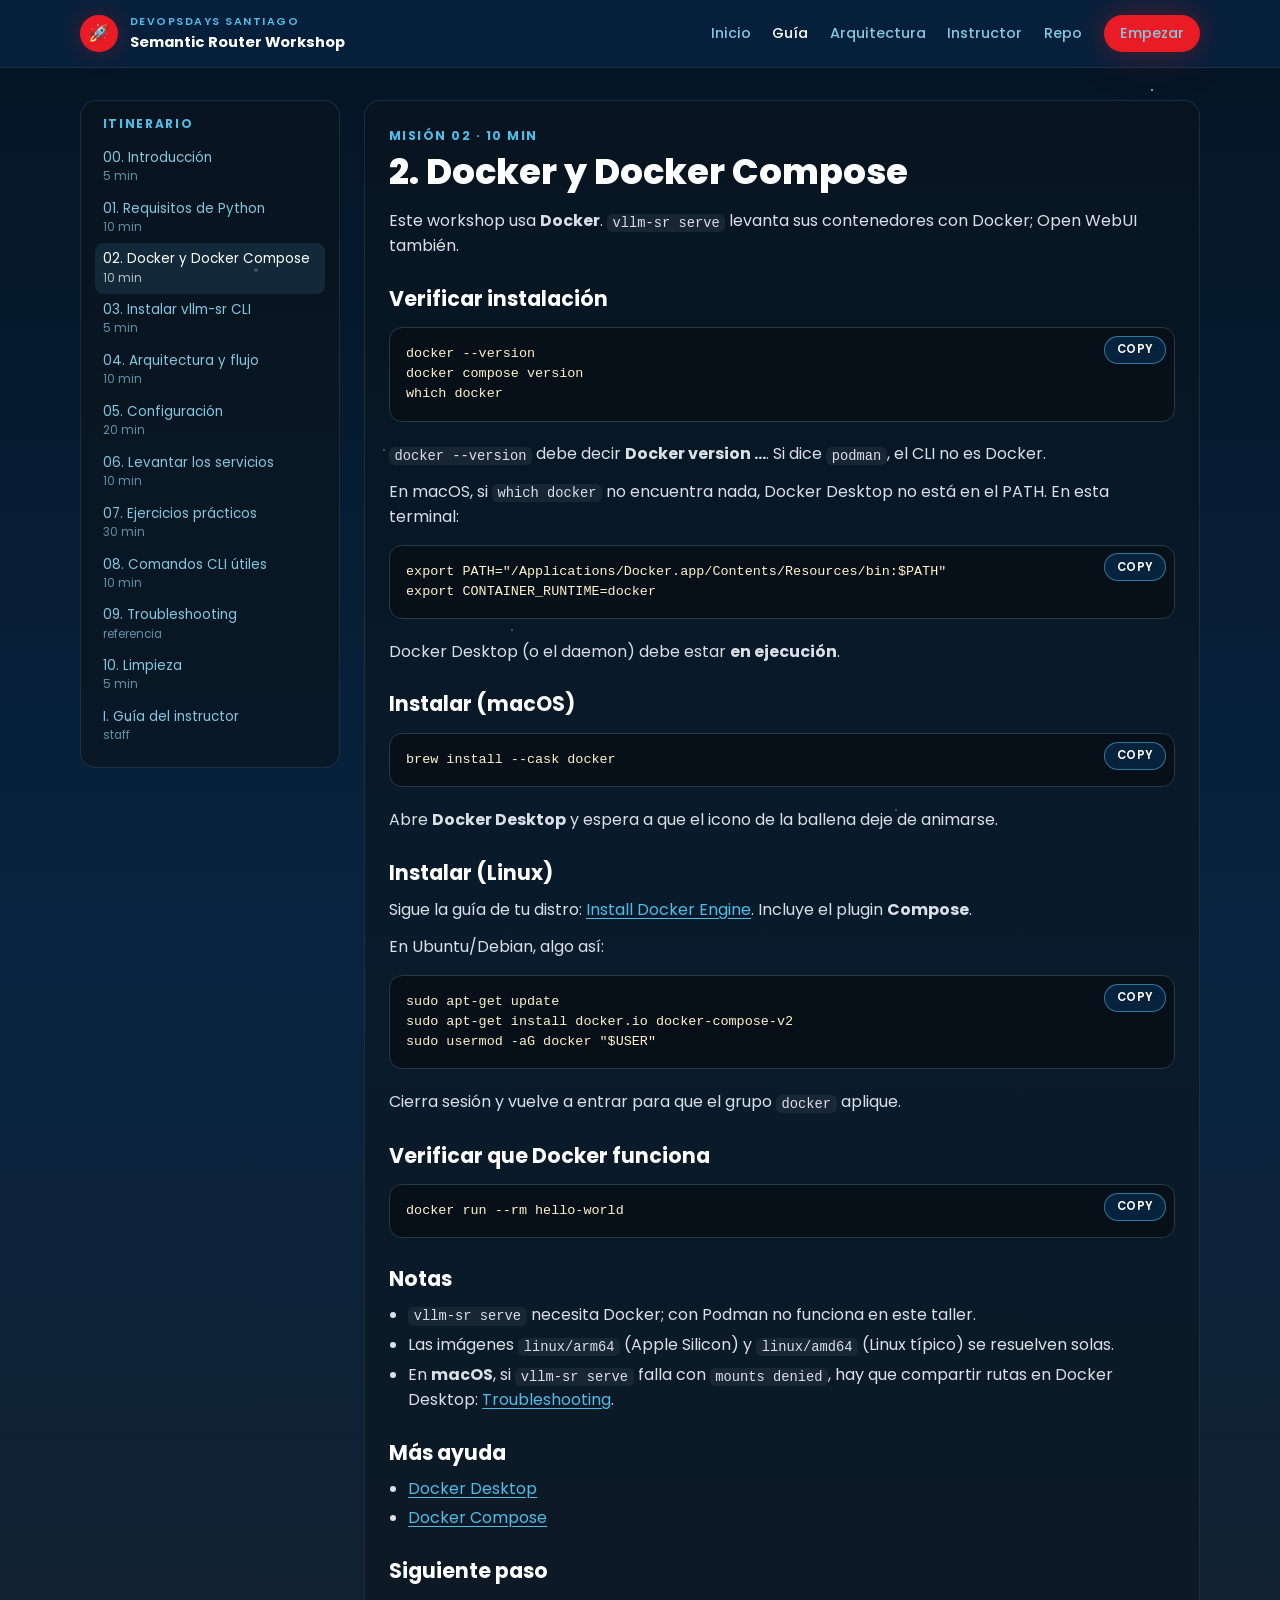
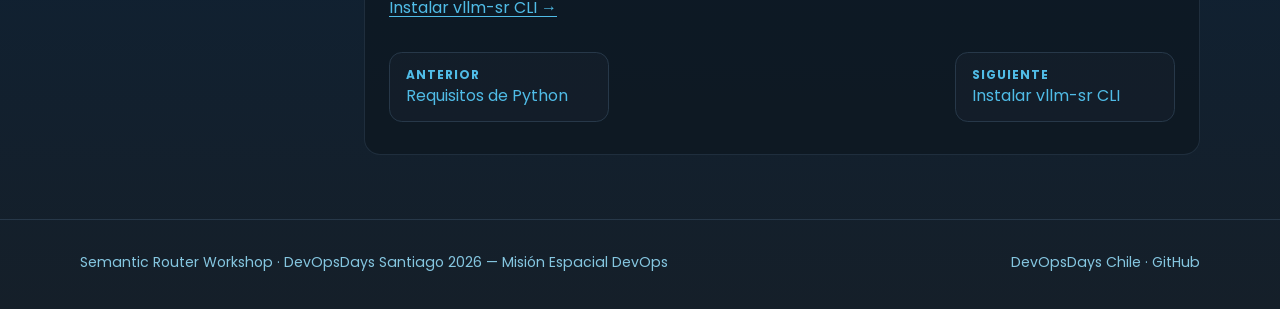
<file: docs/guia/02-podman.html>
<!DOCTYPE html>
<html lang="es">
<head>
  <meta charset="UTF-8" />
  <meta http-equiv="refresh" content="0; url=02-docker.html" />
  <link rel="canonical" href="02-docker.html" />
  <title>Redirigiendo a Docker</title>
</head>
<body>
  <p>Esta guía ahora usa Docker: <a href="02-docker.html">02-docker.html</a></p>
</body>
</html>
</file>
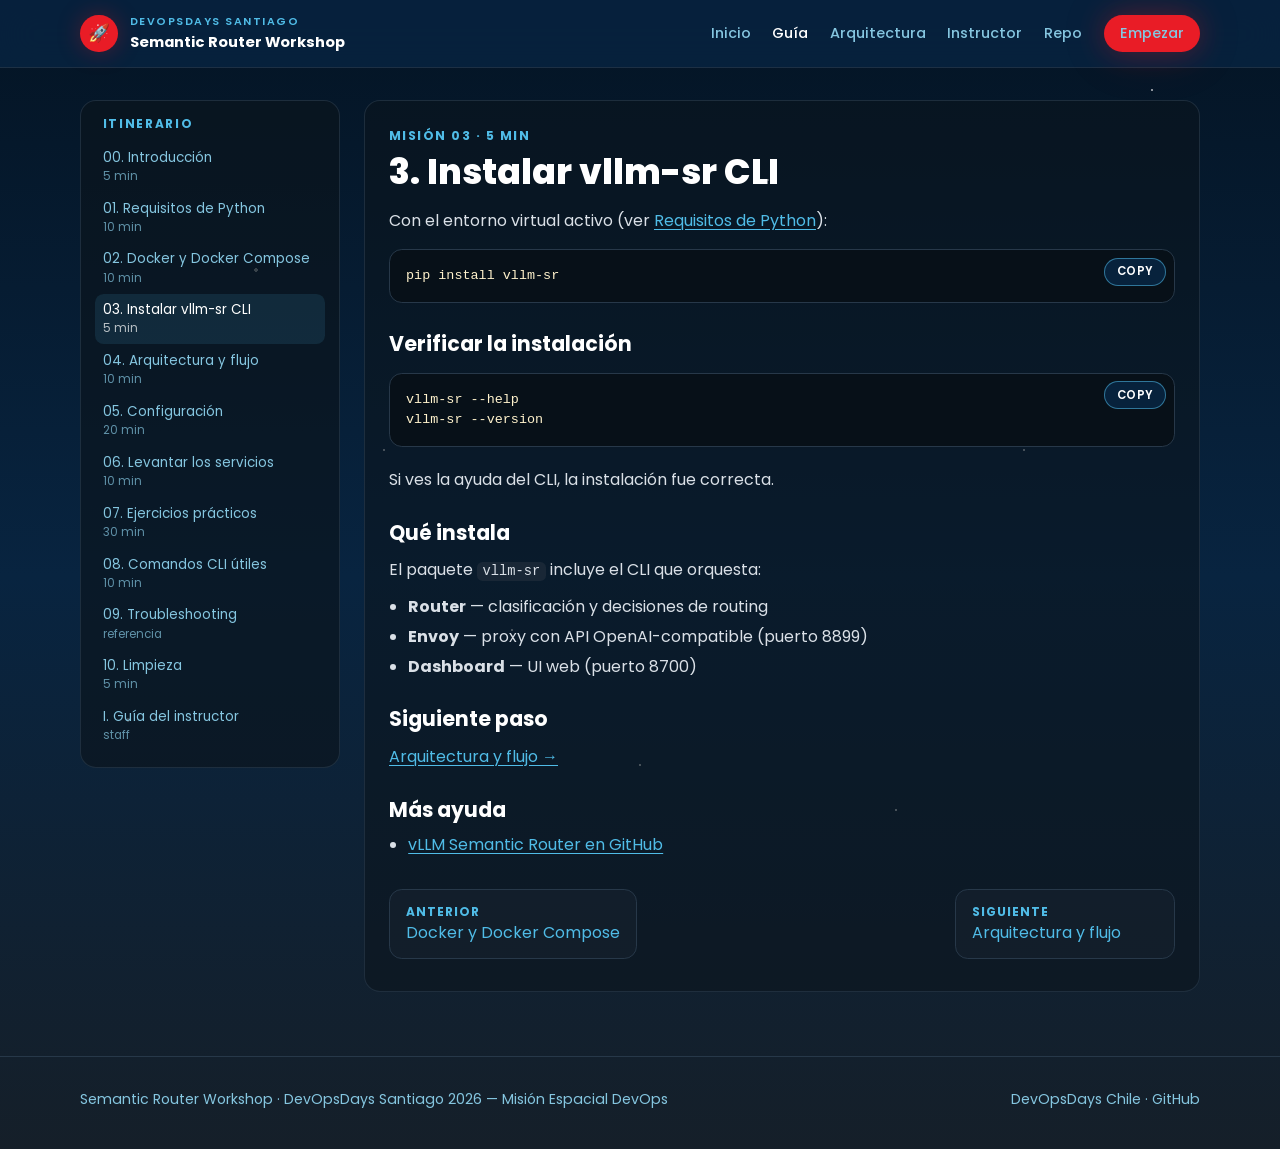
<file: docs/guia/03-vllm-sr.html>
<!DOCTYPE html>
<html lang="es">
<head>
  <meta charset="UTF-8" />
  <meta name="viewport" content="width=device-width, initial-scale=1.0" />
  <title>Instalar vllm-sr CLI · Semantic Router Workshop</title>
  <meta name="description" content="Guía del workshop Semantic Router: Instalar vllm-sr CLI." />
  <link rel="stylesheet" href="../assets/css/style.css" />
</head>
<body class="bg-space">
  <div class="star-field" aria-hidden="true"></div>
  <div class="wrap">
    <header class="site-header">
      <div class="container header-inner">
        <a class="brand" href="../index.html">
          <span class="brand-mark">🚀</span>
          <span class="brand-text">
            <span class="brand-kicker">DevOpsDays Santiago</span>
            <span class="brand-name">Semantic Router Workshop</span>
          </span>
        </a>
        <button class="menu-toggle" type="button" data-menu-toggle aria-expanded="false">Menú</button>
        <nav class="nav" data-nav>
          <a href="../index.html" class="">Inicio</a>
          <a href="00-introduccion.html" class="is-active">Guía</a>
          <a href="../index.html#arquitectura">Arquitectura</a>
          <a href="instructor.html" class="">Instructor</a>
          <a href="https://github.com/pkstaz/semantic-routing-workshop" target="_blank" rel="noopener">Repo</a>
          <a class="btn btn-primary btn-sm" href="00-introduccion.html">Empezar</a>
        </nav>
      </div>
    </header>

    <main class="container guide-shell">
      <aside class="toc">
        <h2>Itinerario</h2>
        <a class="" href="../guia/00-introduccion.html"><span>00. Introducción</span><div class="toc-time">5 min</div></a>
<a class="" href="../guia/01-python.html"><span>01. Requisitos de Python</span><div class="toc-time">10 min</div></a>
<a class="" href="../guia/02-docker.html"><span>02. Docker y Docker Compose</span><div class="toc-time">10 min</div></a>
<a class="is-active" href="../guia/03-vllm-sr.html"><span>03. Instalar vllm-sr CLI</span><div class="toc-time">5 min</div></a>
<a class="" href="../guia/04-arquitectura-y-flujo.html"><span>04. Arquitectura y flujo</span><div class="toc-time">10 min</div></a>
<a class="" href="../guia/05-configuracion.html"><span>05. Configuración</span><div class="toc-time">20 min</div></a>
<a class="" href="../guia/06-levantar-servicios.html"><span>06. Levantar los servicios</span><div class="toc-time">10 min</div></a>
<a class="" href="../guia/07-ejercicios.html"><span>07. Ejercicios prácticos</span><div class="toc-time">30 min</div></a>
<a class="" href="../guia/08-comandos-cli.html"><span>08. Comandos CLI útiles</span><div class="toc-time">10 min</div></a>
<a class="" href="../guia/09-troubleshooting.html"><span>09. Troubleshooting</span><div class="toc-time">referencia</div></a>
<a class="" href="../guia/10-limpieza.html"><span>10. Limpieza</span><div class="toc-time">5 min</div></a>
<a class="" href="../guia/instructor.html"><span>I. Guía del instructor</span><div class="toc-time">staff</div></a>
      </aside>
      <article class="article prose">
        <div class="article-kicker">Misión 03 · 5 min</div>
        <h1>3. Instalar vllm-sr CLI</h1>
<p>Con el entorno virtual activo (ver <a href="01-python.html">Requisitos de Python</a>):</p>
<pre><code class="language-bash">pip install vllm-sr</code></pre>
<h2>Verificar la instalación</h2>
<pre><code class="language-bash">vllm-sr --help
vllm-sr --version</code></pre>
<p>Si ves la ayuda del CLI, la instalación fue correcta.</p>
<h2>Qué instala</h2>
<p>El paquete <code>vllm-sr</code> incluye el CLI que orquesta:</p>
<ul><li><strong>Router</strong> — clasificación y decisiones de routing</li><li><strong>Envoy</strong> — proxy con API OpenAI-compatible (puerto 8899)</li><li><strong>Dashboard</strong> — UI web (puerto 8700)</li></ul>
<h2>Siguiente paso</h2>
<p><a href="04-arquitectura-y-flujo.html">Arquitectura y flujo →</a></p>
<h2>Más ayuda</h2>
<ul><li><a href="https://github.com/vllm-project/vllm-semantic-router">vLLM Semantic Router en GitHub</a></li></ul>
        <nav class="pager"><a href="02-docker.html"><span class="dir">Anterior</span>Docker y Docker Compose</a><a href="04-arquitectura-y-flujo.html"><span class="dir">Siguiente</span>Arquitectura y flujo</a></nav>
      </article>
    </main>
    <footer class="site-footer">
      <div class="container footer-inner">
        <p>Semantic Router Workshop · DevOpsDays Santiago 2026 — Misión Espacial DevOps</p>
        <p>
          <a href="https://santiago.devopsdayschile.cl/" target="_blank" rel="noopener">DevOpsDays Chile</a>
          ·
          <a href="https://github.com/pkstaz/semantic-routing-workshop" target="_blank" rel="noopener">GitHub</a>
        </p>
      </div>
    </footer>
  </div>
  <script src="../assets/js/main.js"></script>
</body>
</html>
</file>
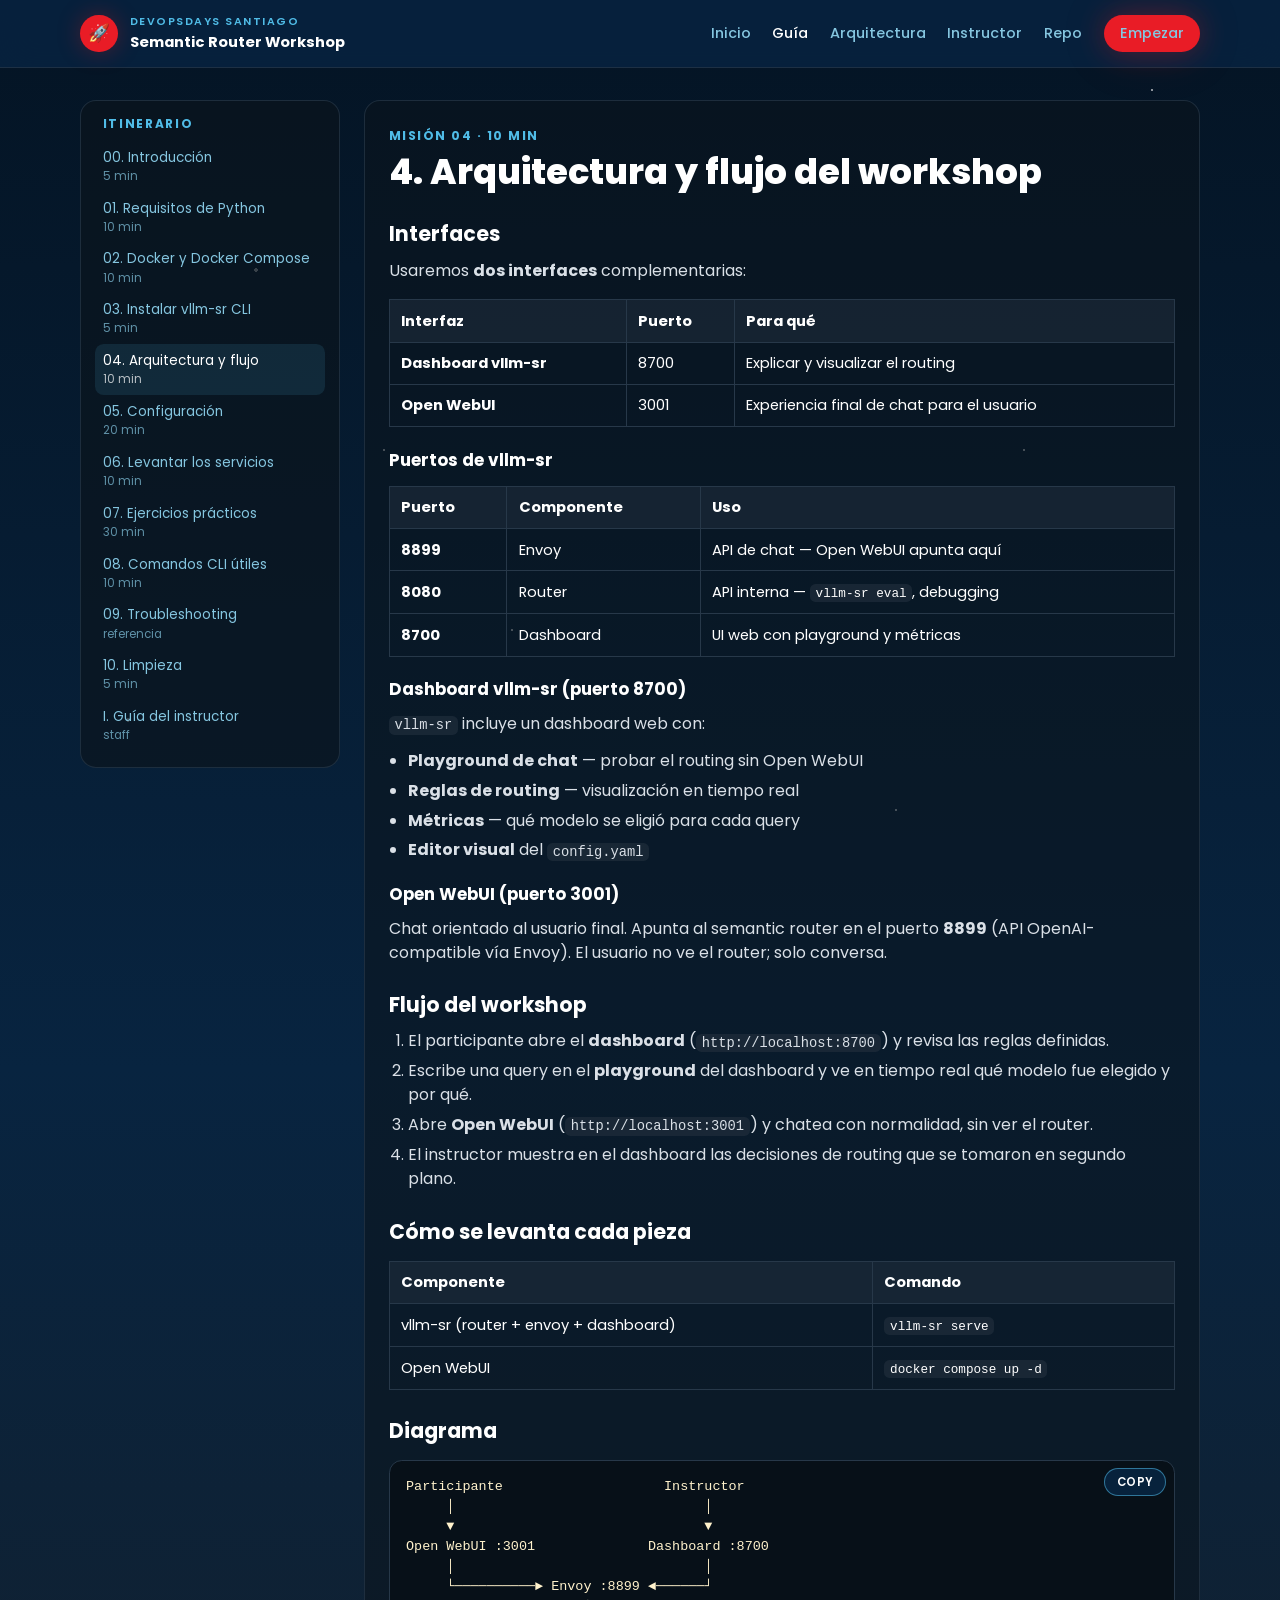
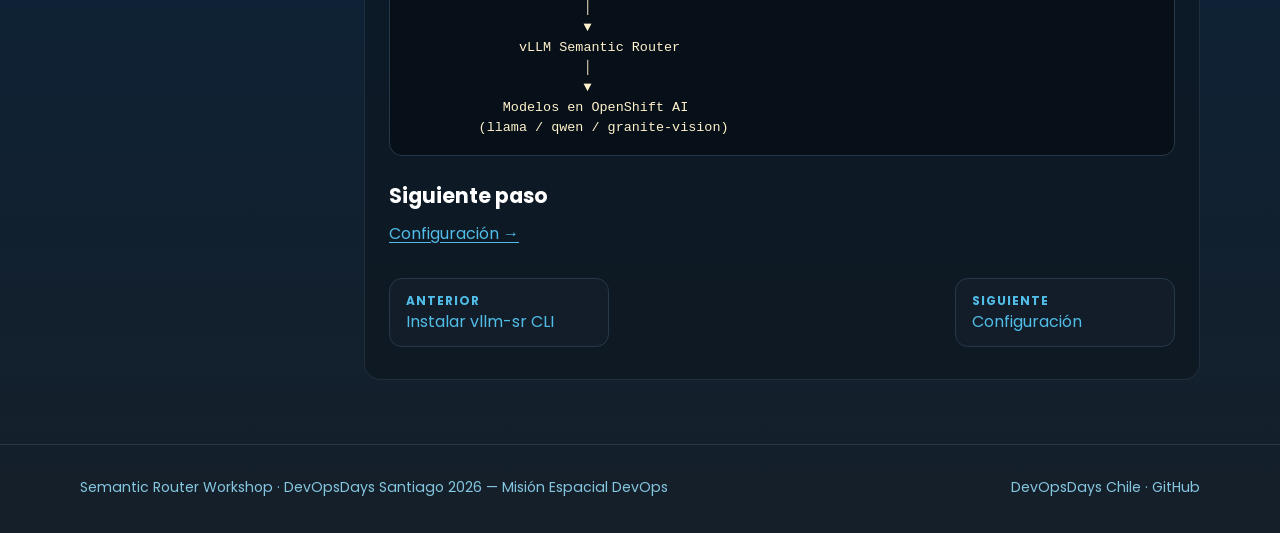
<file: docs/guia/04-arquitectura-y-flujo.html>
<!DOCTYPE html>
<html lang="es">
<head>
  <meta charset="UTF-8" />
  <meta name="viewport" content="width=device-width, initial-scale=1.0" />
  <title>Arquitectura y flujo · Semantic Router Workshop</title>
  <meta name="description" content="Guía del workshop Semantic Router: Arquitectura y flujo." />
  <link rel="stylesheet" href="../assets/css/style.css" />
</head>
<body class="bg-space">
  <div class="star-field" aria-hidden="true"></div>
  <div class="wrap">
    <header class="site-header">
      <div class="container header-inner">
        <a class="brand" href="../index.html">
          <span class="brand-mark">🚀</span>
          <span class="brand-text">
            <span class="brand-kicker">DevOpsDays Santiago</span>
            <span class="brand-name">Semantic Router Workshop</span>
          </span>
        </a>
        <button class="menu-toggle" type="button" data-menu-toggle aria-expanded="false">Menú</button>
        <nav class="nav" data-nav>
          <a href="../index.html" class="">Inicio</a>
          <a href="00-introduccion.html" class="is-active">Guía</a>
          <a href="../index.html#arquitectura">Arquitectura</a>
          <a href="instructor.html" class="">Instructor</a>
          <a href="https://github.com/pkstaz/semantic-routing-workshop" target="_blank" rel="noopener">Repo</a>
          <a class="btn btn-primary btn-sm" href="00-introduccion.html">Empezar</a>
        </nav>
      </div>
    </header>

    <main class="container guide-shell">
      <aside class="toc">
        <h2>Itinerario</h2>
        <a class="" href="../guia/00-introduccion.html"><span>00. Introducción</span><div class="toc-time">5 min</div></a>
<a class="" href="../guia/01-python.html"><span>01. Requisitos de Python</span><div class="toc-time">10 min</div></a>
<a class="" href="../guia/02-docker.html"><span>02. Docker y Docker Compose</span><div class="toc-time">10 min</div></a>
<a class="" href="../guia/03-vllm-sr.html"><span>03. Instalar vllm-sr CLI</span><div class="toc-time">5 min</div></a>
<a class="is-active" href="../guia/04-arquitectura-y-flujo.html"><span>04. Arquitectura y flujo</span><div class="toc-time">10 min</div></a>
<a class="" href="../guia/05-configuracion.html"><span>05. Configuración</span><div class="toc-time">20 min</div></a>
<a class="" href="../guia/06-levantar-servicios.html"><span>06. Levantar los servicios</span><div class="toc-time">10 min</div></a>
<a class="" href="../guia/07-ejercicios.html"><span>07. Ejercicios prácticos</span><div class="toc-time">30 min</div></a>
<a class="" href="../guia/08-comandos-cli.html"><span>08. Comandos CLI útiles</span><div class="toc-time">10 min</div></a>
<a class="" href="../guia/09-troubleshooting.html"><span>09. Troubleshooting</span><div class="toc-time">referencia</div></a>
<a class="" href="../guia/10-limpieza.html"><span>10. Limpieza</span><div class="toc-time">5 min</div></a>
<a class="" href="../guia/instructor.html"><span>I. Guía del instructor</span><div class="toc-time">staff</div></a>
      </aside>
      <article class="article prose">
        <div class="article-kicker">Misión 04 · 10 min</div>
        <h1>4. Arquitectura y flujo del workshop</h1>
<h2>Interfaces</h2>
<p>Usaremos <strong>dos interfaces</strong> complementarias:</p>
<table><thead><tr><th>Interfaz</th><th>Puerto</th><th>Para qué</th></tr></thead><tbody><tr><td><strong>Dashboard vllm-sr</strong></td><td>8700</td><td>Explicar y visualizar el routing</td></tr><tr><td><strong>Open WebUI</strong></td><td>3001</td><td>Experiencia final de chat para el usuario</td></tr></tbody></table>
<h3>Puertos de vllm-sr</h3>
<table><thead><tr><th>Puerto</th><th>Componente</th><th>Uso</th></tr></thead><tbody><tr><td><strong>8899</strong></td><td>Envoy</td><td>API de chat — Open WebUI apunta aquí</td></tr><tr><td><strong>8080</strong></td><td>Router</td><td>API interna — <code>vllm-sr eval</code>, debugging</td></tr><tr><td><strong>8700</strong></td><td>Dashboard</td><td>UI web con playground y métricas</td></tr></tbody></table>
<h3>Dashboard vllm-sr (puerto 8700)</h3>
<p><code>vllm-sr</code> incluye un dashboard web con:</p>
<ul><li><strong>Playground de chat</strong> — probar el routing sin Open WebUI</li><li><strong>Reglas de routing</strong> — visualización en tiempo real</li><li><strong>Métricas</strong> — qué modelo se eligió para cada query</li><li><strong>Editor visual</strong> del <code>config.yaml</code></li></ul>
<h3>Open WebUI (puerto 3001)</h3>
<p>Chat orientado al usuario final. Apunta al semantic router en el puerto <strong>8899</strong> (API OpenAI-compatible vía Envoy). El usuario no ve el router; solo conversa.</p>
<h2>Flujo del workshop</h2>
<ol><li>El participante abre el <strong>dashboard</strong> (<code>http://localhost:8700</code>) y revisa las reglas definidas.</li><li>Escribe una query en el <strong>playground</strong> del dashboard y ve en tiempo real qué modelo fue elegido y por qué.</li><li>Abre <strong>Open WebUI</strong> (<code>http://localhost:3001</code>) y chatea con normalidad, sin ver el router.</li><li>El instructor muestra en el dashboard las decisiones de routing que se tomaron en segundo plano.</li></ol>
<h2>Cómo se levanta cada pieza</h2>
<table><thead><tr><th>Componente</th><th>Comando</th></tr></thead><tbody><tr><td>vllm-sr (router + envoy + dashboard)</td><td><code>vllm-sr serve</code></td></tr><tr><td>Open WebUI</td><td><code>docker compose up -d</code></td></tr></tbody></table>
<h2>Diagrama</h2>
<pre><code>Participante                    Instructor
     │                               │
     ▼                               ▼
Open WebUI :3001              Dashboard :8700
     │                               │
     └──────────► Envoy :8899 ◄──────┘
                      │
                      ▼
              vLLM Semantic Router
                      │
                      ▼
            Modelos en OpenShift AI
         (llama / qwen / granite-vision)</code></pre>
<h2>Siguiente paso</h2>
<p><a href="05-configuracion.html">Configuración →</a></p>
        <nav class="pager"><a href="03-vllm-sr.html"><span class="dir">Anterior</span>Instalar vllm-sr CLI</a><a href="05-configuracion.html"><span class="dir">Siguiente</span>Configuración</a></nav>
      </article>
    </main>
    <footer class="site-footer">
      <div class="container footer-inner">
        <p>Semantic Router Workshop · DevOpsDays Santiago 2026 — Misión Espacial DevOps</p>
        <p>
          <a href="https://santiago.devopsdayschile.cl/" target="_blank" rel="noopener">DevOpsDays Chile</a>
          ·
          <a href="https://github.com/pkstaz/semantic-routing-workshop" target="_blank" rel="noopener">GitHub</a>
        </p>
      </div>
    </footer>
  </div>
  <script src="../assets/js/main.js"></script>
</body>
</html>
</file>
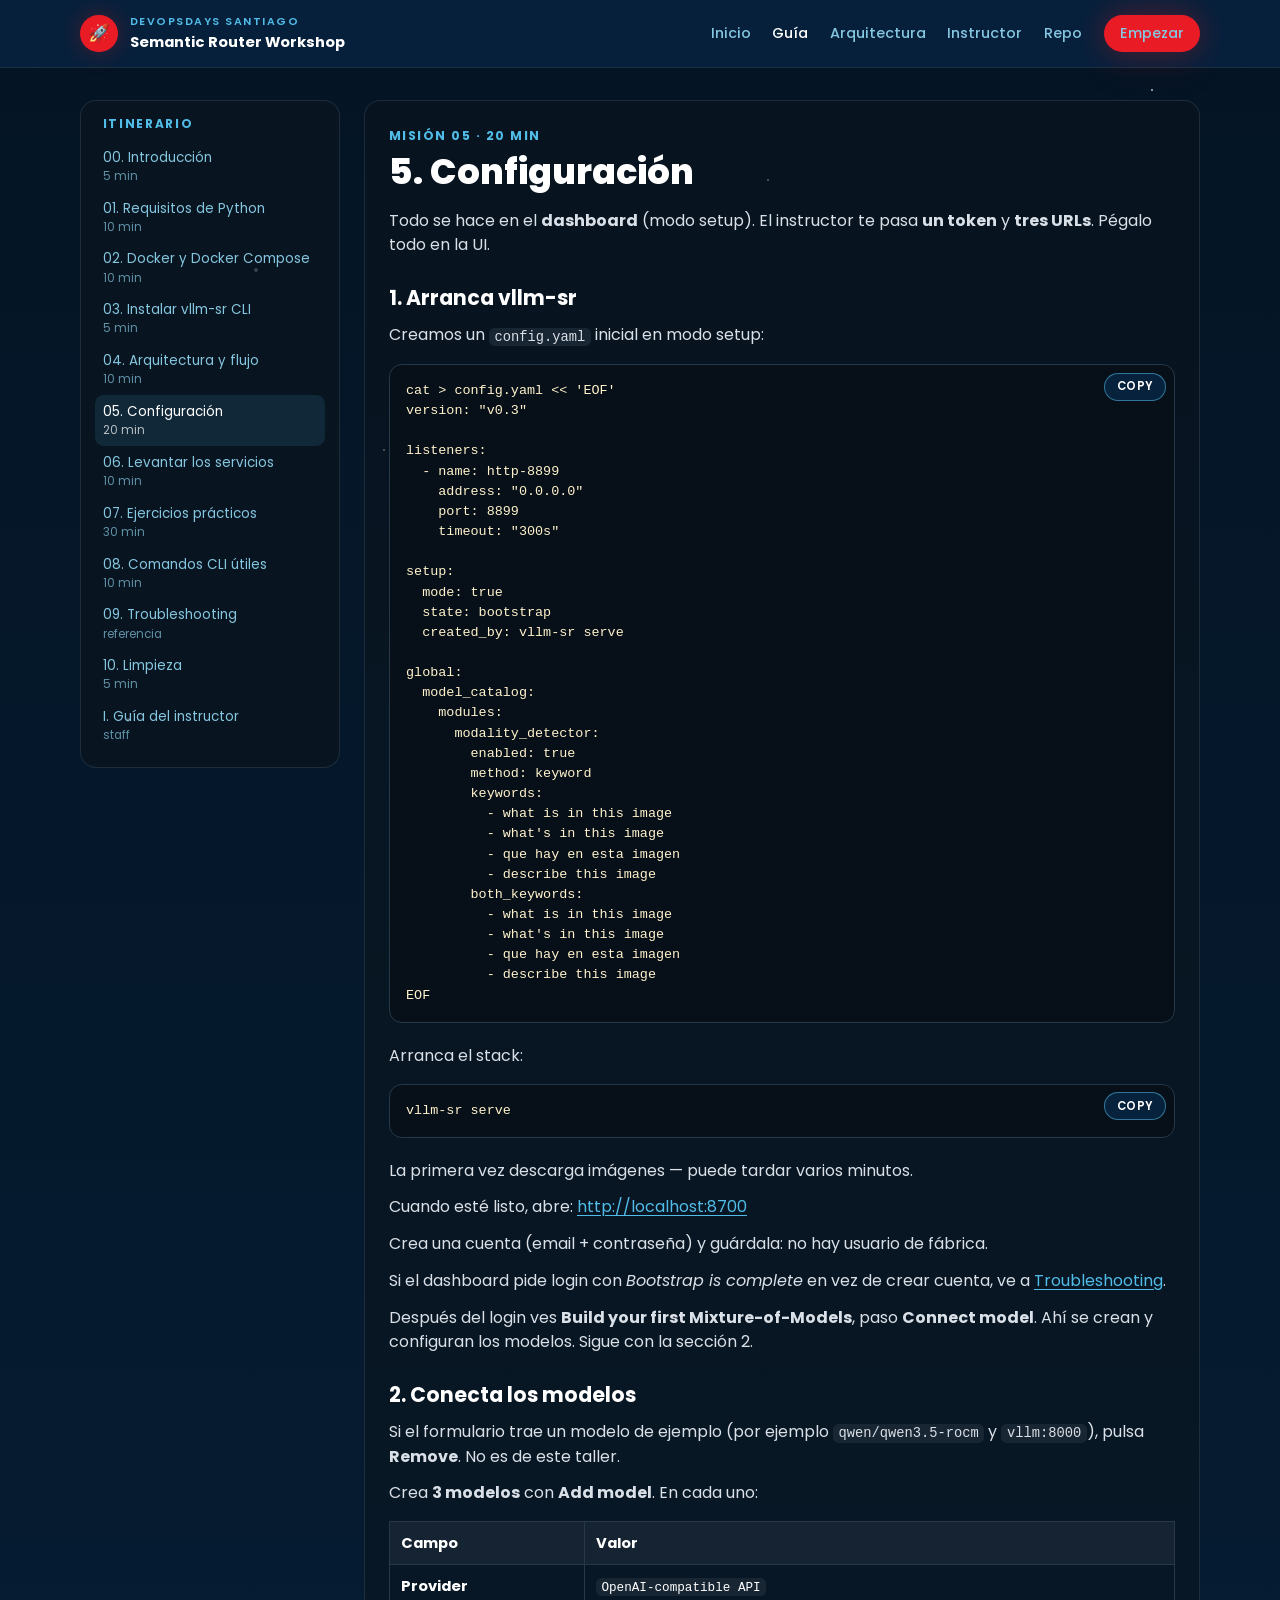
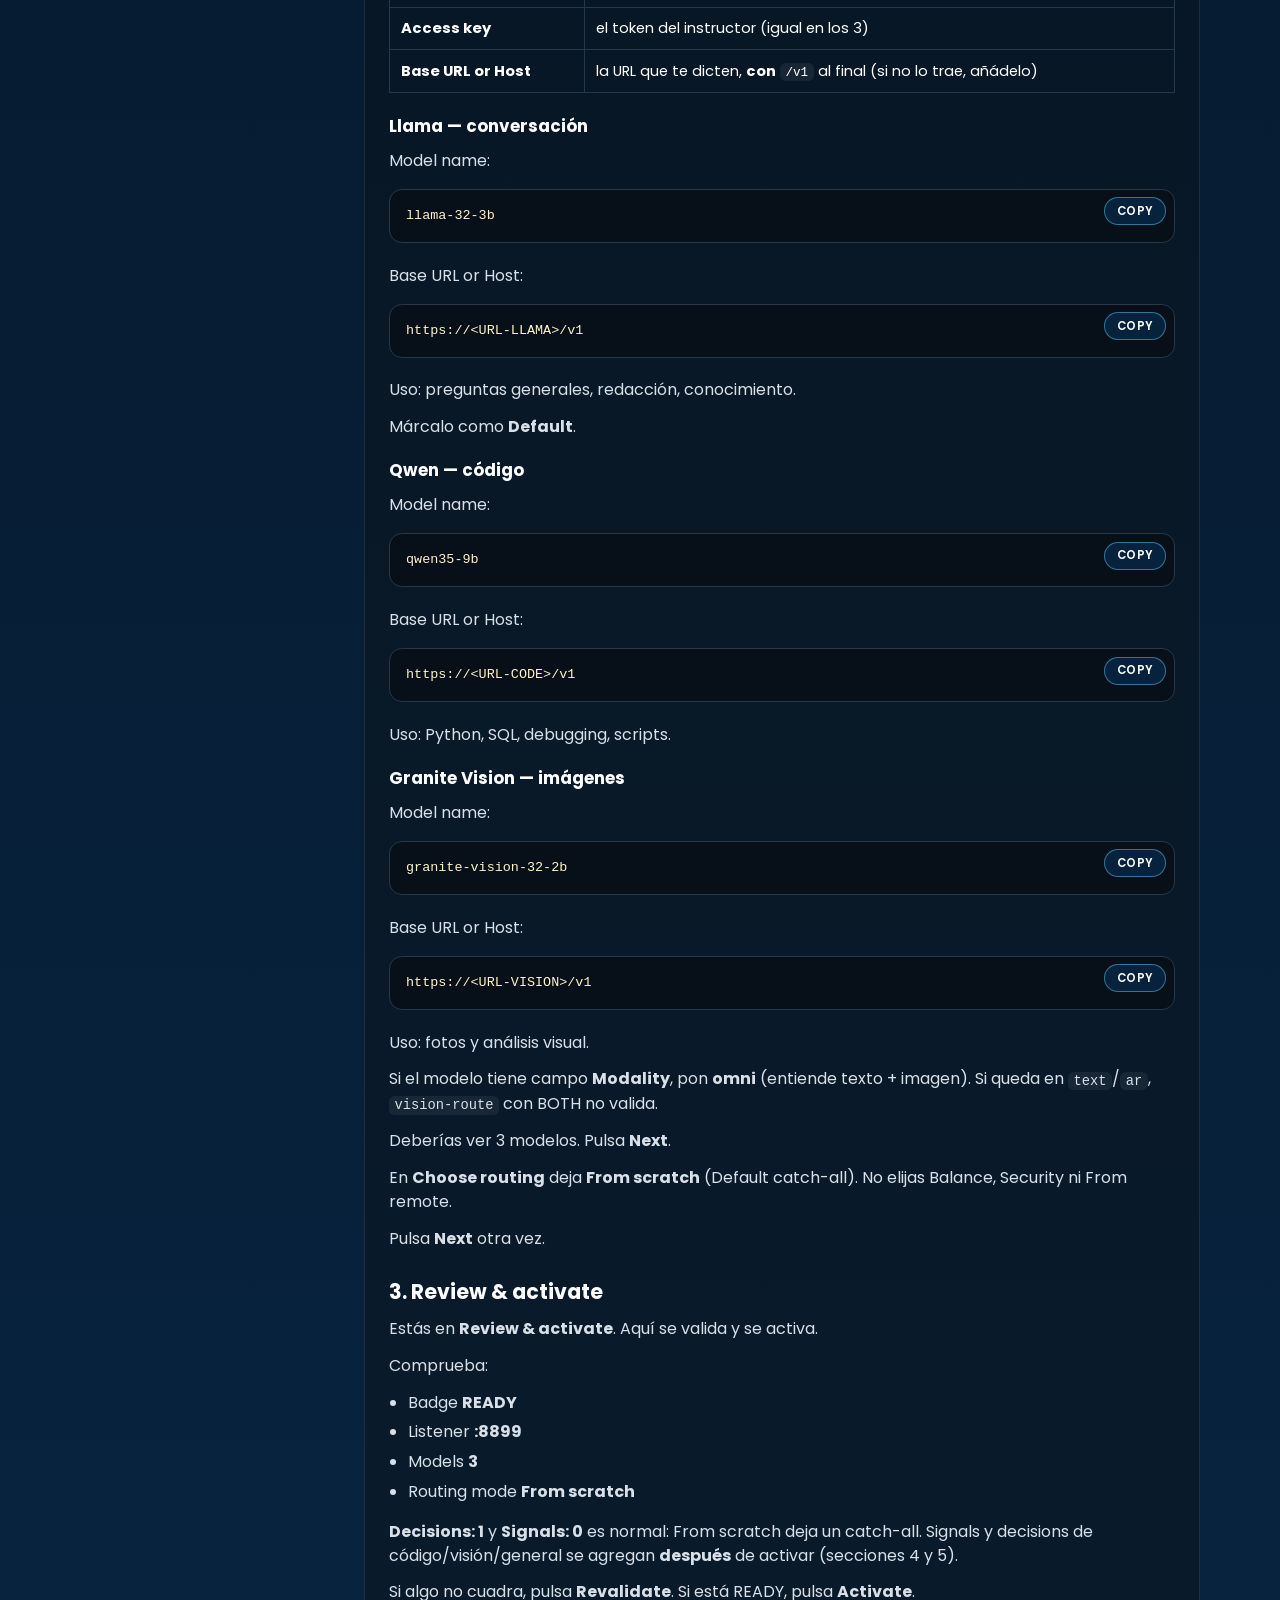
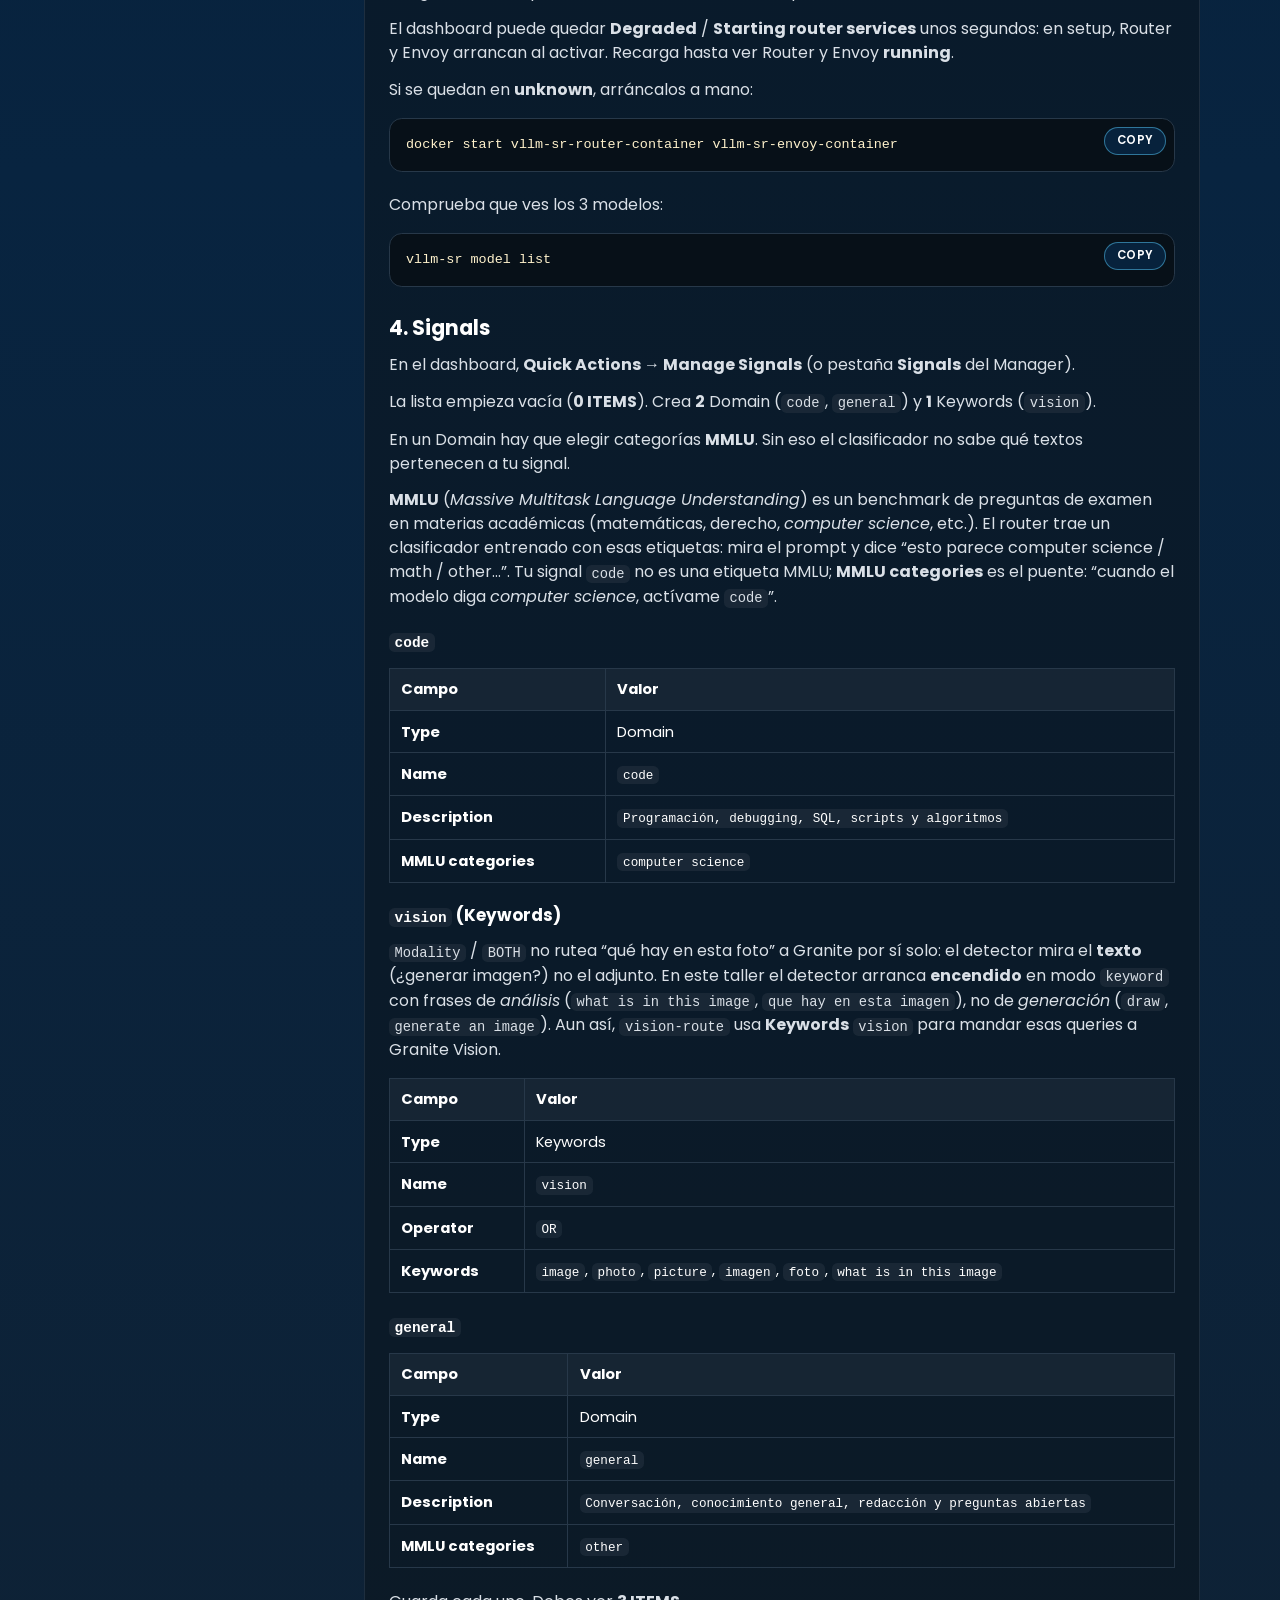
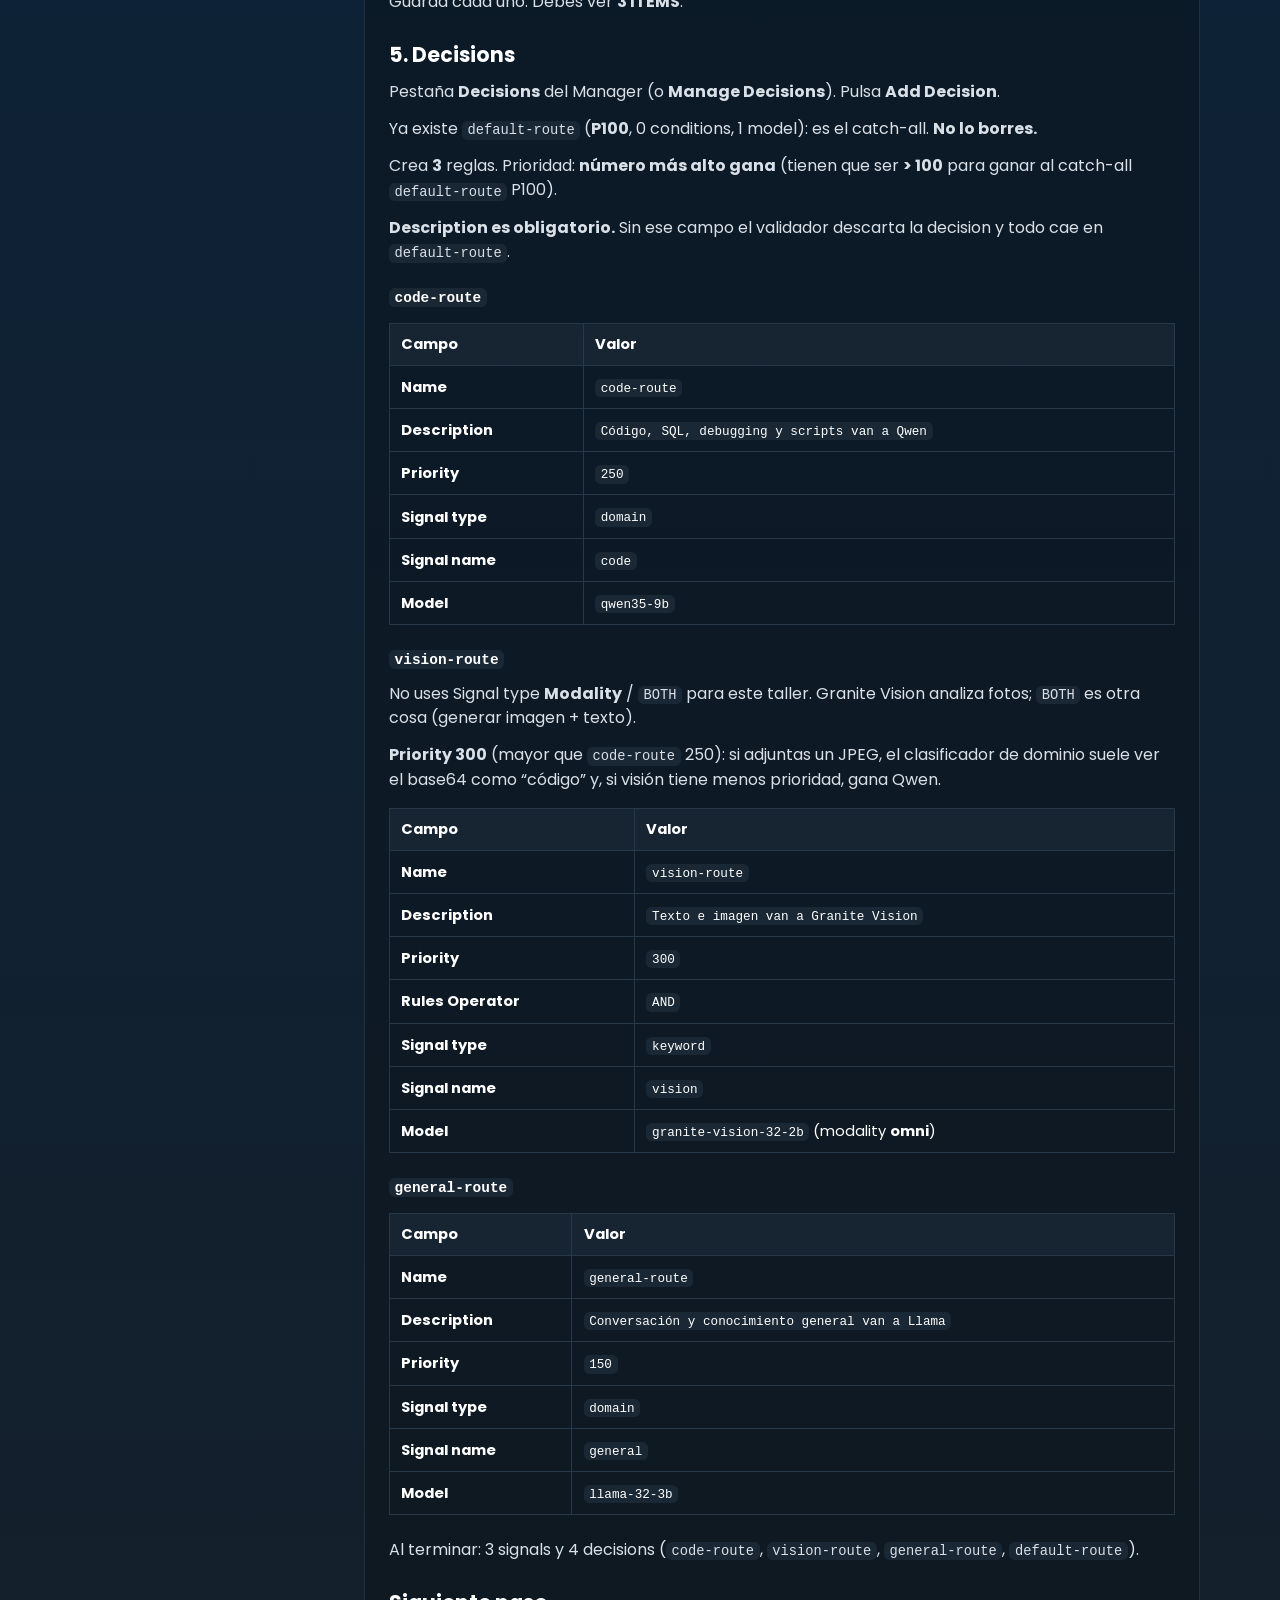
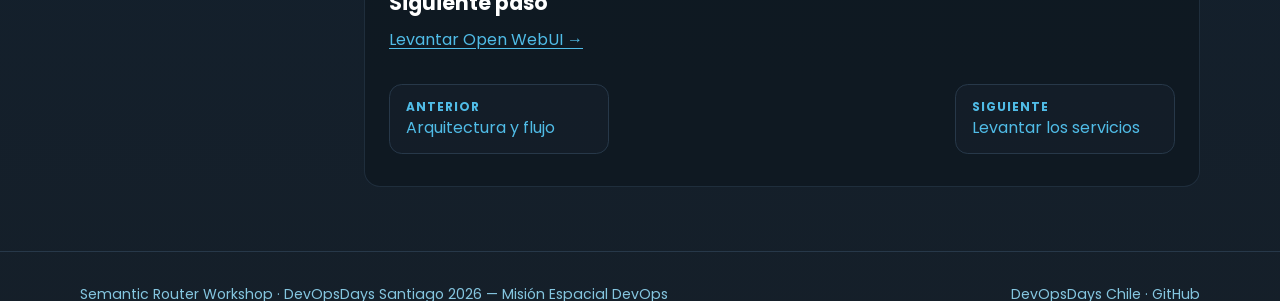
<file: docs/guia/05-configuracion.html>
<!DOCTYPE html>
<html lang="es">
<head>
  <meta charset="UTF-8" />
  <meta name="viewport" content="width=device-width, initial-scale=1.0" />
  <title>Configuración · Semantic Router Workshop</title>
  <meta name="description" content="Guía del workshop Semantic Router: Configuración." />
  <link rel="stylesheet" href="../assets/css/style.css" />
</head>
<body class="bg-space">
  <div class="star-field" aria-hidden="true"></div>
  <div class="wrap">
    <header class="site-header">
      <div class="container header-inner">
        <a class="brand" href="../index.html">
          <span class="brand-mark">🚀</span>
          <span class="brand-text">
            <span class="brand-kicker">DevOpsDays Santiago</span>
            <span class="brand-name">Semantic Router Workshop</span>
          </span>
        </a>
        <button class="menu-toggle" type="button" data-menu-toggle aria-expanded="false">Menú</button>
        <nav class="nav" data-nav>
          <a href="../index.html" class="">Inicio</a>
          <a href="00-introduccion.html" class="is-active">Guía</a>
          <a href="../index.html#arquitectura">Arquitectura</a>
          <a href="instructor.html" class="">Instructor</a>
          <a href="https://github.com/pkstaz/semantic-routing-workshop" target="_blank" rel="noopener">Repo</a>
          <a class="btn btn-primary btn-sm" href="00-introduccion.html">Empezar</a>
        </nav>
      </div>
    </header>

    <main class="container guide-shell">
      <aside class="toc">
        <h2>Itinerario</h2>
        <a class="" href="../guia/00-introduccion.html"><span>00. Introducción</span><div class="toc-time">5 min</div></a>
<a class="" href="../guia/01-python.html"><span>01. Requisitos de Python</span><div class="toc-time">10 min</div></a>
<a class="" href="../guia/02-docker.html"><span>02. Docker y Docker Compose</span><div class="toc-time">10 min</div></a>
<a class="" href="../guia/03-vllm-sr.html"><span>03. Instalar vllm-sr CLI</span><div class="toc-time">5 min</div></a>
<a class="" href="../guia/04-arquitectura-y-flujo.html"><span>04. Arquitectura y flujo</span><div class="toc-time">10 min</div></a>
<a class="is-active" href="../guia/05-configuracion.html"><span>05. Configuración</span><div class="toc-time">20 min</div></a>
<a class="" href="../guia/06-levantar-servicios.html"><span>06. Levantar los servicios</span><div class="toc-time">10 min</div></a>
<a class="" href="../guia/07-ejercicios.html"><span>07. Ejercicios prácticos</span><div class="toc-time">30 min</div></a>
<a class="" href="../guia/08-comandos-cli.html"><span>08. Comandos CLI útiles</span><div class="toc-time">10 min</div></a>
<a class="" href="../guia/09-troubleshooting.html"><span>09. Troubleshooting</span><div class="toc-time">referencia</div></a>
<a class="" href="../guia/10-limpieza.html"><span>10. Limpieza</span><div class="toc-time">5 min</div></a>
<a class="" href="../guia/instructor.html"><span>I. Guía del instructor</span><div class="toc-time">staff</div></a>
      </aside>
      <article class="article prose">
        <div class="article-kicker">Misión 05 · 20 min</div>
        <h1>5. Configuración</h1>
<p>Todo se hace en el <strong>dashboard</strong> (modo setup). El instructor te pasa <strong>un token</strong> y <strong>tres URLs</strong>. Pégalo todo en la UI.</p>
<h2>1. Arranca vllm-sr</h2>
<p>Creamos un <code>config.yaml</code> inicial en modo setup:</p>
<pre><code class="language-bash">cat &gt; config.yaml &lt;&lt; &#x27;EOF&#x27;
version: &quot;v0.3&quot;

listeners:
  - name: http-8899
    address: &quot;0.0.0.0&quot;
    port: 8899
    timeout: &quot;300s&quot;

setup:
  mode: true
  state: bootstrap
  created_by: vllm-sr serve

global:
  model_catalog:
    modules:
      modality_detector:
        enabled: true
        method: keyword
        keywords:
          - what is in this image
          - what&#x27;s in this image
          - que hay en esta imagen
          - describe this image
        both_keywords:
          - what is in this image
          - what&#x27;s in this image
          - que hay en esta imagen
          - describe this image
EOF</code></pre>
<p>Arranca el stack:</p>
<pre><code class="language-bash">vllm-sr serve</code></pre>
<p>La primera vez descarga imágenes — puede tardar varios minutos.</p>
<p>Cuando esté listo, abre: <a href="http://localhost:8700">http://localhost:8700</a></p>
<p>Crea una cuenta (email + contraseña) y guárdala: no hay usuario de fábrica.</p>
<p>Si el dashboard pide login con <em>Bootstrap is complete</em> en vez de crear cuenta, ve a <a href="09-troubleshooting.html">Troubleshooting</a>.</p>
<p>Después del login ves <strong>Build your first Mixture-of-Models</strong>, paso <strong>Connect model</strong>. Ahí se crean y configuran los modelos. Sigue con la sección 2.</p>
<h2>2. Conecta los modelos</h2>
<p>Si el formulario trae un modelo de ejemplo (por ejemplo <code>qwen/qwen3.5-rocm</code> y <code>vllm:8000</code>), pulsa <strong>Remove</strong>. No es de este taller.</p>
<p>Crea <strong>3 modelos</strong> con <strong>Add model</strong>. En cada uno:</p>
<table><thead><tr><th>Campo</th><th>Valor</th></tr></thead><tbody><tr><td><strong>Provider</strong></td><td><code>OpenAI-compatible API</code></td></tr><tr><td><strong>Access key</strong></td><td>el token del instructor (igual en los 3)</td></tr><tr><td><strong>Base URL or Host</strong></td><td>la URL que te dicten, <strong>con</strong> <code>/v1</code> al final (si no lo trae, añádelo)</td></tr></tbody></table>
<h3>Llama — conversación</h3>
<p>Model name:</p>
<pre><code>llama-32-3b</code></pre>
<p>Base URL or Host:</p>
<pre><code>https://&lt;URL-LLAMA&gt;/v1</code></pre>
<p>Uso: preguntas generales, redacción, conocimiento.</p>
<p>Márcalo como <strong>Default</strong>.</p>
<h3>Qwen — código</h3>
<p>Model name:</p>
<pre><code>qwen35-9b</code></pre>
<p>Base URL or Host:</p>
<pre><code>https://&lt;URL-CODE&gt;/v1</code></pre>
<p>Uso: Python, SQL, debugging, scripts.</p>
<h3>Granite Vision — imágenes</h3>
<p>Model name:</p>
<pre><code>granite-vision-32-2b</code></pre>
<p>Base URL or Host:</p>
<pre><code>https://&lt;URL-VISION&gt;/v1</code></pre>
<p>Uso: fotos y análisis visual.</p>
<p>Si el modelo tiene campo <strong>Modality</strong>, pon <strong>omni</strong> (entiende texto + imagen). Si queda en <code>text</code>/<code>ar</code>, <code>vision-route</code> con BOTH no valida.</p>
<p>Deberías ver 3 modelos. Pulsa <strong>Next</strong>.</p>
<p>En <strong>Choose routing</strong> deja <strong>From scratch</strong> (Default catch-all). No elijas Balance, Security ni From remote.</p>
<p>Pulsa <strong>Next</strong> otra vez.</p>
<h2>3. Review & activate</h2>
<p>Estás en <strong>Review & activate</strong>. Aquí se valida y se activa.</p>
<p>Comprueba:</p>
<ul><li>Badge <strong>READY</strong></li><li>Listener <strong>:8899</strong></li><li>Models <strong>3</strong></li><li>Routing mode <strong>From scratch</strong></li></ul>
<p><strong>Decisions: 1</strong> y <strong>Signals: 0</strong> es normal: From scratch deja un catch-all. Signals y decisions de código/visión/general se agregan <strong>después</strong> de activar (secciones 4 y 5).</p>
<p>Si algo no cuadra, pulsa <strong>Revalidate</strong>. Si está READY, pulsa <strong>Activate</strong>.</p>
<p>El dashboard puede quedar <strong>Degraded</strong> / <strong>Starting router services</strong> unos segundos: en setup, Router y Envoy arrancan al activar. Recarga hasta ver Router y Envoy <strong>running</strong>.</p>
<p>Si se quedan en <strong>unknown</strong>, arráncalos a mano:</p>
<pre><code class="language-bash">docker start vllm-sr-router-container vllm-sr-envoy-container</code></pre>
<p>Comprueba que ves los 3 modelos:</p>
<pre><code class="language-bash">vllm-sr model list</code></pre>
<h2>4. Signals</h2>
<p>En el dashboard, <strong>Quick Actions → Manage Signals</strong> (o pestaña <strong>Signals</strong> del Manager).</p>
<p>La lista empieza vacía (<strong>0 ITEMS</strong>). Crea <strong>2</strong> Domain (<code>code</code>, <code>general</code>) y <strong>1</strong> Keywords (<code>vision</code>).</p>
<p>En un Domain hay que elegir categorías <strong>MMLU</strong>. Sin eso el clasificador no sabe qué textos pertenecen a tu signal.</p>
<p><strong>MMLU</strong> (<em>Massive Multitask Language Understanding</em>) es un benchmark de preguntas de examen en materias académicas (matemáticas, derecho, <em>computer science</em>, etc.). El router trae un clasificador entrenado con esas etiquetas: mira el prompt y dice “esto parece computer science / math / other…”. Tu signal <code>code</code> no es una etiqueta MMLU; <strong>MMLU categories</strong> es el puente: “cuando el modelo diga <em>computer science</em>, actívame <code>code</code>”.</p>
<h3><code>code</code></h3>
<table><thead><tr><th>Campo</th><th>Valor</th></tr></thead><tbody><tr><td><strong>Type</strong></td><td>Domain</td></tr><tr><td><strong>Name</strong></td><td><code>code</code></td></tr><tr><td><strong>Description</strong></td><td><code>Programación, debugging, SQL, scripts y algoritmos</code></td></tr><tr><td><strong>MMLU categories</strong></td><td><code>computer science</code></td></tr></tbody></table>
<h3><code>vision</code> (Keywords)</h3>
<p><code>Modality</code> / <code>BOTH</code> no rutea “qué hay en esta foto” a Granite por sí solo: el detector mira el <strong>texto</strong> (¿generar imagen?) no el adjunto. En este taller el detector arranca <strong>encendido</strong> en modo <code>keyword</code> con frases de <em>análisis</em> (<code>what is in this image</code>, <code>que hay en esta imagen</code>), no de <em>generación</em> (<code>draw</code>, <code>generate an image</code>). Aun así, <code>vision-route</code> usa <strong>Keywords</strong> <code>vision</code> para mandar esas queries a Granite Vision.</p>
<table><thead><tr><th>Campo</th><th>Valor</th></tr></thead><tbody><tr><td><strong>Type</strong></td><td>Keywords</td></tr><tr><td><strong>Name</strong></td><td><code>vision</code></td></tr><tr><td><strong>Operator</strong></td><td><code>OR</code></td></tr><tr><td><strong>Keywords</strong></td><td><code>image</code>, <code>photo</code>, <code>picture</code>, <code>imagen</code>, <code>foto</code>, <code>what is in this image</code></td></tr></tbody></table>
<h3><code>general</code></h3>
<table><thead><tr><th>Campo</th><th>Valor</th></tr></thead><tbody><tr><td><strong>Type</strong></td><td>Domain</td></tr><tr><td><strong>Name</strong></td><td><code>general</code></td></tr><tr><td><strong>Description</strong></td><td><code>Conversación, conocimiento general, redacción y preguntas abiertas</code></td></tr><tr><td><strong>MMLU categories</strong></td><td><code>other</code></td></tr></tbody></table>
<p>Guarda cada uno. Debes ver <strong>3 ITEMS</strong>.</p>
<h2>5. Decisions</h2>
<p>Pestaña <strong>Decisions</strong> del Manager (o <strong>Manage Decisions</strong>). Pulsa <strong>Add Decision</strong>.</p>
<p>Ya existe <code>default-route</code> (<strong>P100</strong>, 0 conditions, 1 model): es el catch-all. <strong>No lo borres.</strong></p>
<p>Crea <strong>3</strong> reglas. Prioridad: <strong>número más alto gana</strong> (tienen que ser <strong>> 100</strong> para ganar al catch-all <code>default-route</code> P100).</p>
<p><strong>Description es obligatorio.</strong> Sin ese campo el validador descarta la decision y todo cae en <code>default-route</code>.</p>
<h3><code>code-route</code></h3>
<table><thead><tr><th>Campo</th><th>Valor</th></tr></thead><tbody><tr><td><strong>Name</strong></td><td><code>code-route</code></td></tr><tr><td><strong>Description</strong></td><td><code>Código, SQL, debugging y scripts van a Qwen</code></td></tr><tr><td><strong>Priority</strong></td><td><code>250</code></td></tr><tr><td><strong>Signal type</strong></td><td><code>domain</code></td></tr><tr><td><strong>Signal name</strong></td><td><code>code</code></td></tr><tr><td><strong>Model</strong></td><td><code>qwen35-9b</code></td></tr></tbody></table>
<h3><code>vision-route</code></h3>
<p>No uses Signal type <strong>Modality</strong> / <code>BOTH</code> para este taller. Granite Vision analiza fotos; <code>BOTH</code> es otra cosa (generar imagen + texto).</p>
<p><strong>Priority 300</strong> (mayor que <code>code-route</code> 250): si adjuntas un JPEG, el clasificador de dominio suele ver el base64 como “código” y, si visión tiene menos prioridad, gana Qwen.</p>
<table><thead><tr><th>Campo</th><th>Valor</th></tr></thead><tbody><tr><td><strong>Name</strong></td><td><code>vision-route</code></td></tr><tr><td><strong>Description</strong></td><td><code>Texto e imagen van a Granite Vision</code></td></tr><tr><td><strong>Priority</strong></td><td><code>300</code></td></tr><tr><td><strong>Rules Operator</strong></td><td><code>AND</code></td></tr><tr><td><strong>Signal type</strong></td><td><code>keyword</code></td></tr><tr><td><strong>Signal name</strong></td><td><code>vision</code></td></tr><tr><td><strong>Model</strong></td><td><code>granite-vision-32-2b</code> (modality <strong>omni</strong>)</td></tr></tbody></table>
<h3><code>general-route</code></h3>
<table><thead><tr><th>Campo</th><th>Valor</th></tr></thead><tbody><tr><td><strong>Name</strong></td><td><code>general-route</code></td></tr><tr><td><strong>Description</strong></td><td><code>Conversación y conocimiento general van a Llama</code></td></tr><tr><td><strong>Priority</strong></td><td><code>150</code></td></tr><tr><td><strong>Signal type</strong></td><td><code>domain</code></td></tr><tr><td><strong>Signal name</strong></td><td><code>general</code></td></tr><tr><td><strong>Model</strong></td><td><code>llama-32-3b</code></td></tr></tbody></table>
<p>Al terminar: 3 signals y 4 decisions (<code>code-route</code>, <code>vision-route</code>, <code>general-route</code>, <code>default-route</code>).</p>
<h2>Siguiente paso</h2>
<p><a href="06-levantar-servicios.html">Levantar Open WebUI →</a></p>
        <nav class="pager"><a href="04-arquitectura-y-flujo.html"><span class="dir">Anterior</span>Arquitectura y flujo</a><a href="06-levantar-servicios.html"><span class="dir">Siguiente</span>Levantar los servicios</a></nav>
      </article>
    </main>
    <footer class="site-footer">
      <div class="container footer-inner">
        <p>Semantic Router Workshop · DevOpsDays Santiago 2026 — Misión Espacial DevOps</p>
        <p>
          <a href="https://santiago.devopsdayschile.cl/" target="_blank" rel="noopener">DevOpsDays Chile</a>
          ·
          <a href="https://github.com/pkstaz/semantic-routing-workshop" target="_blank" rel="noopener">GitHub</a>
        </p>
      </div>
    </footer>
  </div>
  <script src="../assets/js/main.js"></script>
</body>
</html>
</file>
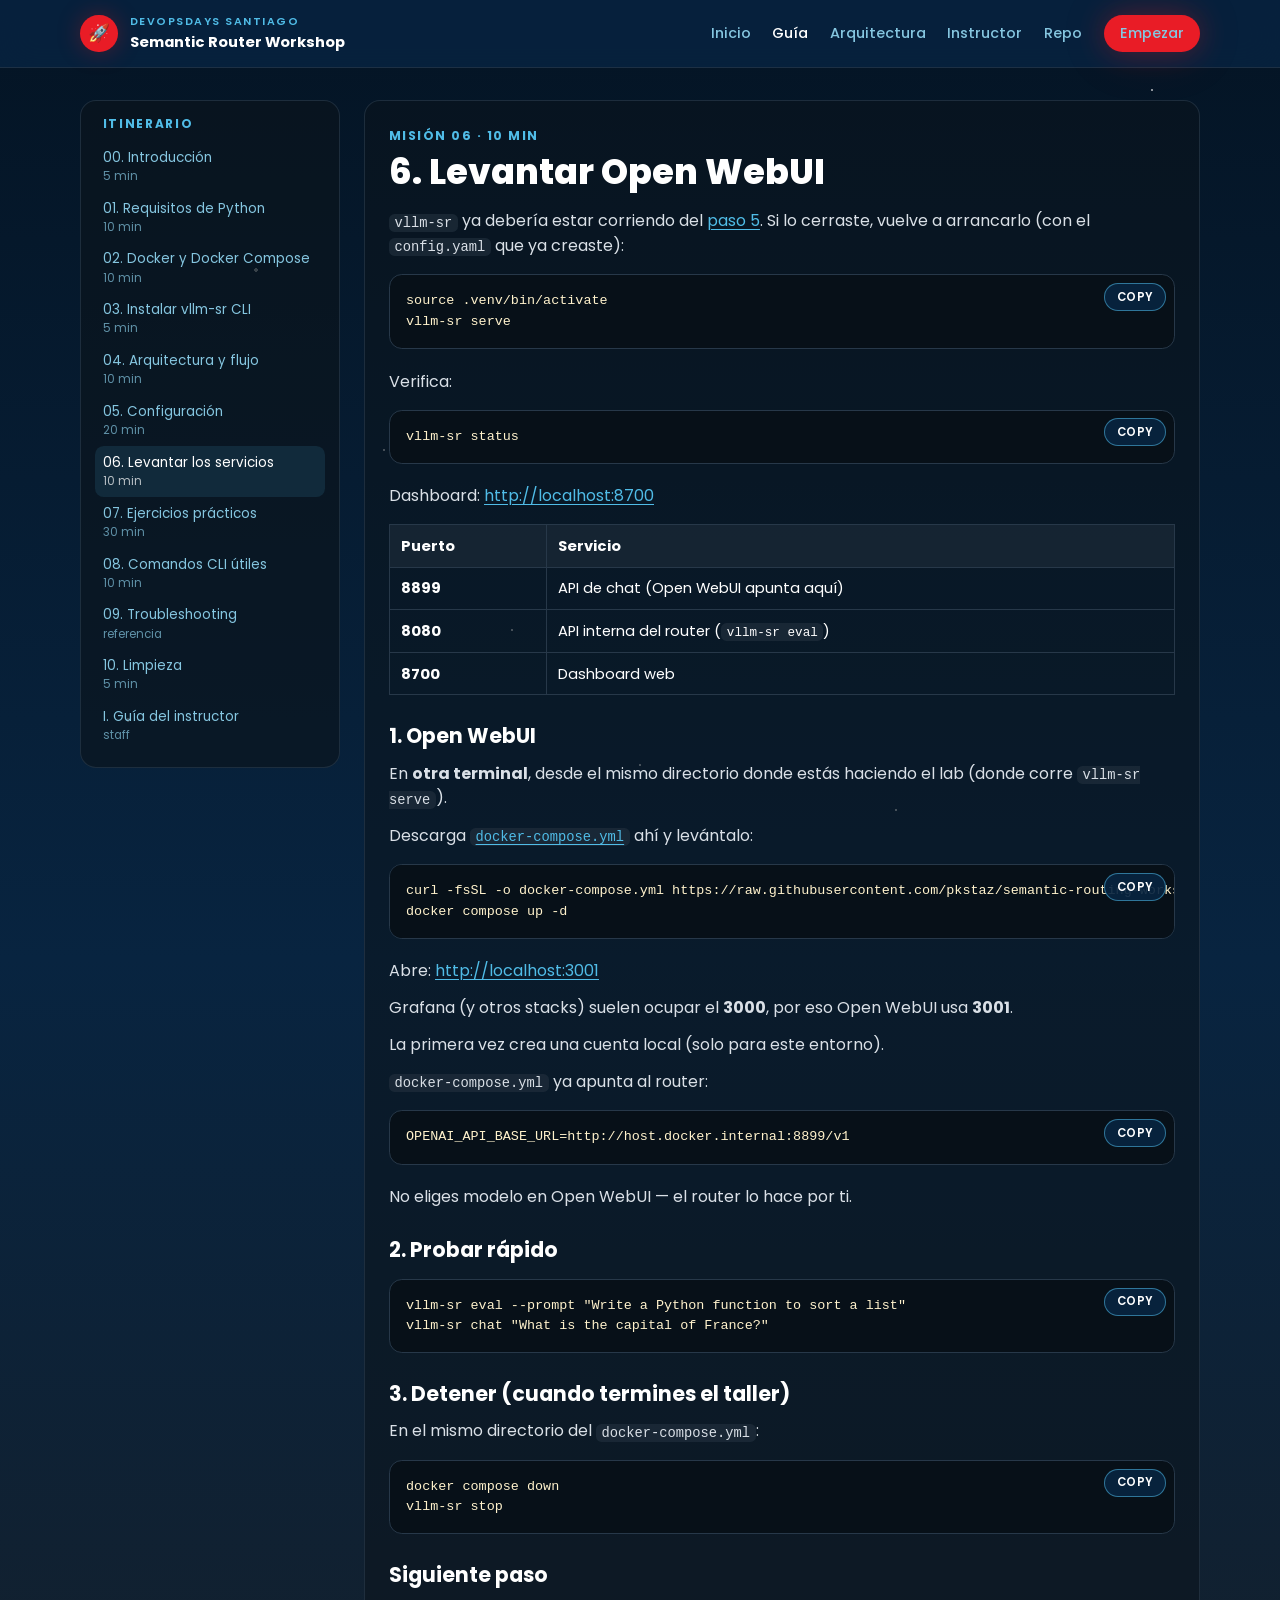
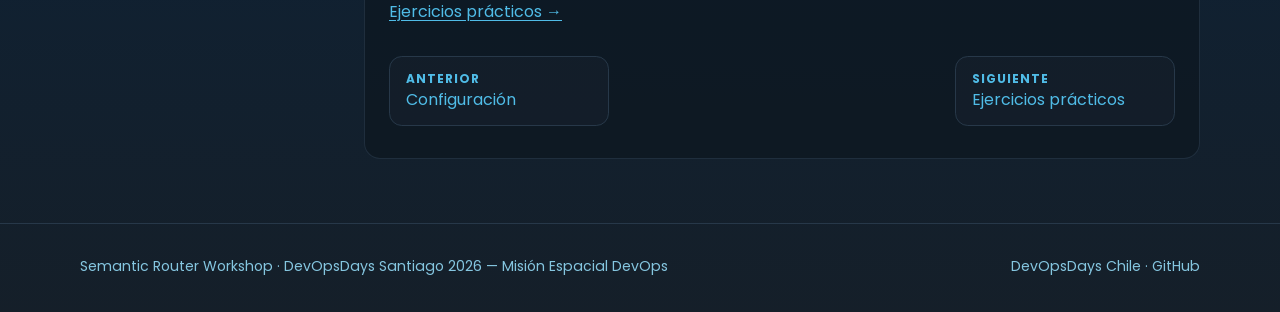
<file: docs/guia/06-levantar-servicios.html>
<!DOCTYPE html>
<html lang="es">
<head>
  <meta charset="UTF-8" />
  <meta name="viewport" content="width=device-width, initial-scale=1.0" />
  <title>Levantar los servicios · Semantic Router Workshop</title>
  <meta name="description" content="Guía del workshop Semantic Router: Levantar los servicios." />
  <link rel="stylesheet" href="../assets/css/style.css" />
</head>
<body class="bg-space">
  <div class="star-field" aria-hidden="true"></div>
  <div class="wrap">
    <header class="site-header">
      <div class="container header-inner">
        <a class="brand" href="../index.html">
          <span class="brand-mark">🚀</span>
          <span class="brand-text">
            <span class="brand-kicker">DevOpsDays Santiago</span>
            <span class="brand-name">Semantic Router Workshop</span>
          </span>
        </a>
        <button class="menu-toggle" type="button" data-menu-toggle aria-expanded="false">Menú</button>
        <nav class="nav" data-nav>
          <a href="../index.html" class="">Inicio</a>
          <a href="00-introduccion.html" class="is-active">Guía</a>
          <a href="../index.html#arquitectura">Arquitectura</a>
          <a href="instructor.html" class="">Instructor</a>
          <a href="https://github.com/pkstaz/semantic-routing-workshop" target="_blank" rel="noopener">Repo</a>
          <a class="btn btn-primary btn-sm" href="00-introduccion.html">Empezar</a>
        </nav>
      </div>
    </header>

    <main class="container guide-shell">
      <aside class="toc">
        <h2>Itinerario</h2>
        <a class="" href="../guia/00-introduccion.html"><span>00. Introducción</span><div class="toc-time">5 min</div></a>
<a class="" href="../guia/01-python.html"><span>01. Requisitos de Python</span><div class="toc-time">10 min</div></a>
<a class="" href="../guia/02-docker.html"><span>02. Docker y Docker Compose</span><div class="toc-time">10 min</div></a>
<a class="" href="../guia/03-vllm-sr.html"><span>03. Instalar vllm-sr CLI</span><div class="toc-time">5 min</div></a>
<a class="" href="../guia/04-arquitectura-y-flujo.html"><span>04. Arquitectura y flujo</span><div class="toc-time">10 min</div></a>
<a class="" href="../guia/05-configuracion.html"><span>05. Configuración</span><div class="toc-time">20 min</div></a>
<a class="is-active" href="../guia/06-levantar-servicios.html"><span>06. Levantar los servicios</span><div class="toc-time">10 min</div></a>
<a class="" href="../guia/07-ejercicios.html"><span>07. Ejercicios prácticos</span><div class="toc-time">30 min</div></a>
<a class="" href="../guia/08-comandos-cli.html"><span>08. Comandos CLI útiles</span><div class="toc-time">10 min</div></a>
<a class="" href="../guia/09-troubleshooting.html"><span>09. Troubleshooting</span><div class="toc-time">referencia</div></a>
<a class="" href="../guia/10-limpieza.html"><span>10. Limpieza</span><div class="toc-time">5 min</div></a>
<a class="" href="../guia/instructor.html"><span>I. Guía del instructor</span><div class="toc-time">staff</div></a>
      </aside>
      <article class="article prose">
        <div class="article-kicker">Misión 06 · 10 min</div>
        <h1>6. Levantar Open WebUI</h1>
<p><code>vllm-sr</code> ya debería estar corriendo del <a href="05-configuracion.html">paso 5</a>. Si lo cerraste, vuelve a arrancarlo (con el <code>config.yaml</code> que ya creaste):</p>
<pre><code class="language-bash">source .venv/bin/activate
vllm-sr serve</code></pre>
<p>Verifica:</p>
<pre><code class="language-bash">vllm-sr status</code></pre>
<p>Dashboard: <a href="http://localhost:8700">http://localhost:8700</a></p>
<table><thead><tr><th>Puerto</th><th>Servicio</th></tr></thead><tbody><tr><td><strong>8899</strong></td><td>API de chat (Open WebUI apunta aquí)</td></tr><tr><td><strong>8080</strong></td><td>API interna del router (<code>vllm-sr eval</code>)</td></tr><tr><td><strong>8700</strong></td><td>Dashboard web</td></tr></tbody></table>
<h2>1. Open WebUI</h2>
<p>En <strong>otra terminal</strong>, desde el mismo directorio donde estás haciendo el lab (donde corre <code>vllm-sr serve</code>).</p>
<p>Descarga <a href="../docker-compose.yml"><code>docker-compose.yml</code></a> ahí y levántalo:</p>
<pre><code class="language-bash">curl -fsSL -o docker-compose.yml https://raw.githubusercontent.com/pkstaz/semantic-routing-workshop/devopsdays/docker-compose.yml
docker compose up -d</code></pre>
<p>Abre: <a href="http://localhost:3001">http://localhost:3001</a></p>
<p>Grafana (y otros stacks) suelen ocupar el <strong>3000</strong>, por eso Open WebUI usa <strong>3001</strong>.</p>
<p>La primera vez crea una cuenta local (solo para este entorno).</p>
<p><code>docker-compose.yml</code> ya apunta al router:</p>
<pre><code class="language-yaml">OPENAI_API_BASE_URL=http://host.docker.internal:8899/v1</code></pre>
<p>No eliges modelo en Open WebUI — el router lo hace por ti.</p>
<h2>2. Probar rápido</h2>
<pre><code class="language-bash">vllm-sr eval --prompt &quot;Write a Python function to sort a list&quot;
vllm-sr chat &quot;What is the capital of France?&quot;</code></pre>
<h2>3. Detener (cuando termines el taller)</h2>
<p>En el mismo directorio del <code>docker-compose.yml</code>:</p>
<pre><code class="language-bash">docker compose down
vllm-sr stop</code></pre>
<h2>Siguiente paso</h2>
<p><a href="07-ejercicios.html">Ejercicios prácticos →</a></p>
        <nav class="pager"><a href="05-configuracion.html"><span class="dir">Anterior</span>Configuración</a><a href="07-ejercicios.html"><span class="dir">Siguiente</span>Ejercicios prácticos</a></nav>
      </article>
    </main>
    <footer class="site-footer">
      <div class="container footer-inner">
        <p>Semantic Router Workshop · DevOpsDays Santiago 2026 — Misión Espacial DevOps</p>
        <p>
          <a href="https://santiago.devopsdayschile.cl/" target="_blank" rel="noopener">DevOpsDays Chile</a>
          ·
          <a href="https://github.com/pkstaz/semantic-routing-workshop" target="_blank" rel="noopener">GitHub</a>
        </p>
      </div>
    </footer>
  </div>
  <script src="../assets/js/main.js"></script>
</body>
</html>
</file>
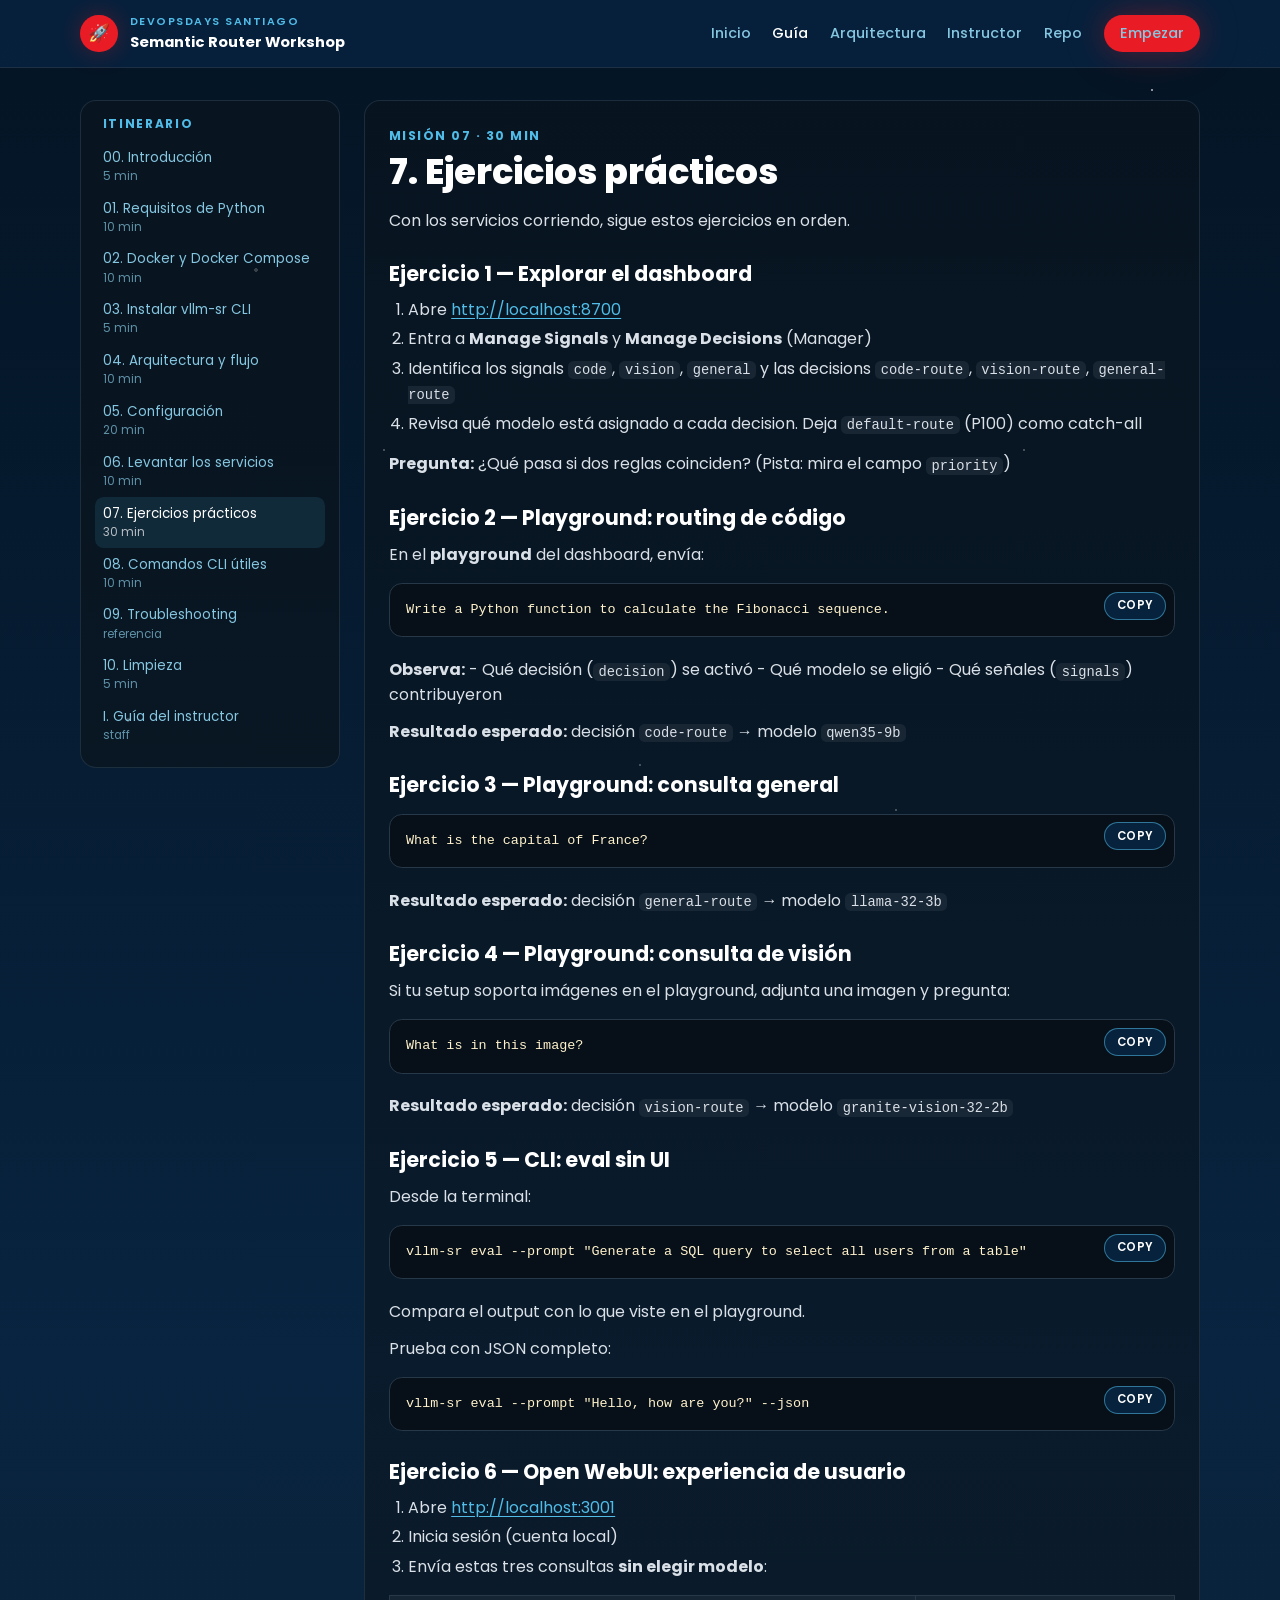
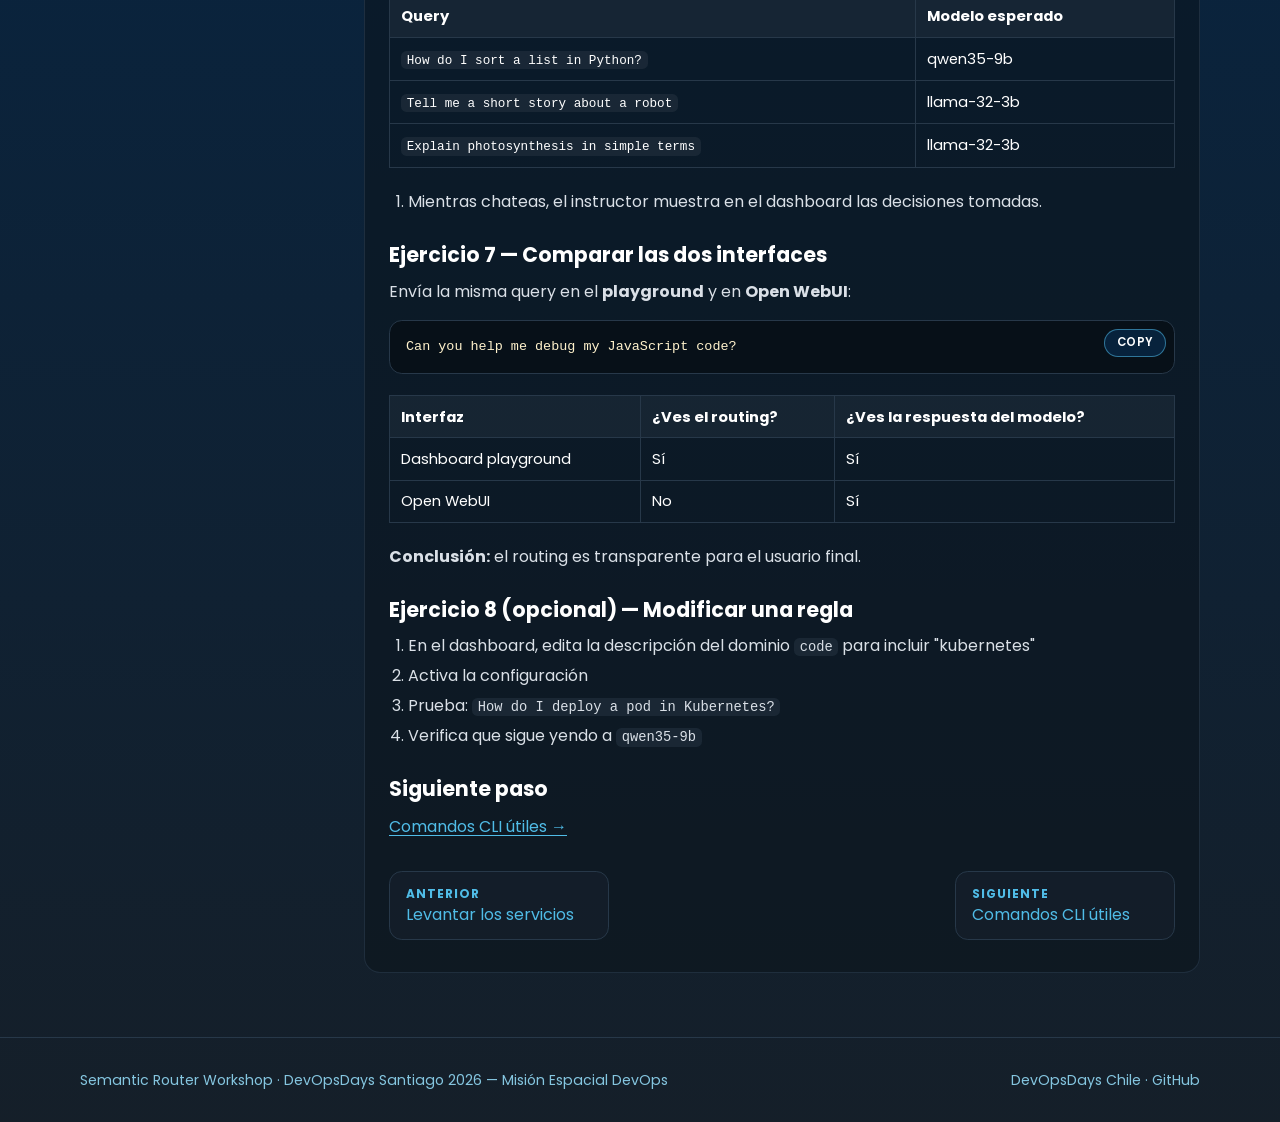
<file: docs/guia/07-ejercicios.html>
<!DOCTYPE html>
<html lang="es">
<head>
  <meta charset="UTF-8" />
  <meta name="viewport" content="width=device-width, initial-scale=1.0" />
  <title>Ejercicios prácticos · Semantic Router Workshop</title>
  <meta name="description" content="Guía del workshop Semantic Router: Ejercicios prácticos." />
  <link rel="stylesheet" href="../assets/css/style.css" />
</head>
<body class="bg-space">
  <div class="star-field" aria-hidden="true"></div>
  <div class="wrap">
    <header class="site-header">
      <div class="container header-inner">
        <a class="brand" href="../index.html">
          <span class="brand-mark">🚀</span>
          <span class="brand-text">
            <span class="brand-kicker">DevOpsDays Santiago</span>
            <span class="brand-name">Semantic Router Workshop</span>
          </span>
        </a>
        <button class="menu-toggle" type="button" data-menu-toggle aria-expanded="false">Menú</button>
        <nav class="nav" data-nav>
          <a href="../index.html" class="">Inicio</a>
          <a href="00-introduccion.html" class="is-active">Guía</a>
          <a href="../index.html#arquitectura">Arquitectura</a>
          <a href="instructor.html" class="">Instructor</a>
          <a href="https://github.com/pkstaz/semantic-routing-workshop" target="_blank" rel="noopener">Repo</a>
          <a class="btn btn-primary btn-sm" href="00-introduccion.html">Empezar</a>
        </nav>
      </div>
    </header>

    <main class="container guide-shell">
      <aside class="toc">
        <h2>Itinerario</h2>
        <a class="" href="../guia/00-introduccion.html"><span>00. Introducción</span><div class="toc-time">5 min</div></a>
<a class="" href="../guia/01-python.html"><span>01. Requisitos de Python</span><div class="toc-time">10 min</div></a>
<a class="" href="../guia/02-docker.html"><span>02. Docker y Docker Compose</span><div class="toc-time">10 min</div></a>
<a class="" href="../guia/03-vllm-sr.html"><span>03. Instalar vllm-sr CLI</span><div class="toc-time">5 min</div></a>
<a class="" href="../guia/04-arquitectura-y-flujo.html"><span>04. Arquitectura y flujo</span><div class="toc-time">10 min</div></a>
<a class="" href="../guia/05-configuracion.html"><span>05. Configuración</span><div class="toc-time">20 min</div></a>
<a class="" href="../guia/06-levantar-servicios.html"><span>06. Levantar los servicios</span><div class="toc-time">10 min</div></a>
<a class="is-active" href="../guia/07-ejercicios.html"><span>07. Ejercicios prácticos</span><div class="toc-time">30 min</div></a>
<a class="" href="../guia/08-comandos-cli.html"><span>08. Comandos CLI útiles</span><div class="toc-time">10 min</div></a>
<a class="" href="../guia/09-troubleshooting.html"><span>09. Troubleshooting</span><div class="toc-time">referencia</div></a>
<a class="" href="../guia/10-limpieza.html"><span>10. Limpieza</span><div class="toc-time">5 min</div></a>
<a class="" href="../guia/instructor.html"><span>I. Guía del instructor</span><div class="toc-time">staff</div></a>
      </aside>
      <article class="article prose">
        <div class="article-kicker">Misión 07 · 30 min</div>
        <h1>7. Ejercicios prácticos</h1>
<p>Con los servicios corriendo, sigue estos ejercicios en orden.</p>
<h2>Ejercicio 1 — Explorar el dashboard</h2>
<ol><li>Abre <a href="http://localhost:8700">http://localhost:8700</a></li><li>Entra a <strong>Manage Signals</strong> y <strong>Manage Decisions</strong> (Manager)</li><li>Identifica los signals <code>code</code>, <code>vision</code>, <code>general</code> y las decisions <code>code-route</code>, <code>vision-route</code>, <code>general-route</code></li><li>Revisa qué modelo está asignado a cada decision. Deja <code>default-route</code> (P100) como catch-all</li></ol>
<p><strong>Pregunta:</strong> ¿Qué pasa si dos reglas coinciden? (Pista: mira el campo <code>priority</code>)</p>
<h2>Ejercicio 2 — Playground: routing de código</h2>
<p>En el <strong>playground</strong> del dashboard, envía:</p>
<pre><code>Write a Python function to calculate the Fibonacci sequence.</code></pre>
<p><strong>Observa:</strong> - Qué decisión (<code>decision</code>) se activó - Qué modelo se eligió - Qué señales (<code>signals</code>) contribuyeron</p>
<p><strong>Resultado esperado:</strong> decisión <code>code-route</code> → modelo <code>qwen35-9b</code></p>
<h2>Ejercicio 3 — Playground: consulta general</h2>
<pre><code>What is the capital of France?</code></pre>
<p><strong>Resultado esperado:</strong> decisión <code>general-route</code> → modelo <code>llama-32-3b</code></p>
<h2>Ejercicio 4 — Playground: consulta de visión</h2>
<p>Si tu setup soporta imágenes en el playground, adjunta una imagen y pregunta:</p>
<pre><code>What is in this image?</code></pre>
<p><strong>Resultado esperado:</strong> decisión <code>vision-route</code> → modelo <code>granite-vision-32-2b</code></p>
<h2>Ejercicio 5 — CLI: eval sin UI</h2>
<p>Desde la terminal:</p>
<pre><code class="language-bash">vllm-sr eval --prompt &quot;Generate a SQL query to select all users from a table&quot;</code></pre>
<p>Compara el output con lo que viste en el playground.</p>
<p>Prueba con JSON completo:</p>
<pre><code class="language-bash">vllm-sr eval --prompt &quot;Hello, how are you?&quot; --json</code></pre>
<h2>Ejercicio 6 — Open WebUI: experiencia de usuario</h2>
<ol><li>Abre <a href="http://localhost:3001">http://localhost:3001</a></li><li>Inicia sesión (cuenta local)</li><li>Envía estas tres consultas <strong>sin elegir modelo</strong>:</li></ol>
<table><thead><tr><th>Query</th><th>Modelo esperado</th></tr></thead><tbody><tr><td><code>How do I sort a list in Python?</code></td><td>qwen35-9b</td></tr><tr><td><code>Tell me a short story about a robot</code></td><td>llama-32-3b</td></tr><tr><td><code>Explain photosynthesis in simple terms</code></td><td>llama-32-3b</td></tr></tbody></table>
<ol><li>Mientras chateas, el instructor muestra en el dashboard las decisiones tomadas.</li></ol>
<h2>Ejercicio 7 — Comparar las dos interfaces</h2>
<p>Envía la misma query en el <strong>playground</strong> y en <strong>Open WebUI</strong>:</p>
<pre><code>Can you help me debug my JavaScript code?</code></pre>
<table><thead><tr><th>Interfaz</th><th>¿Ves el routing?</th><th>¿Ves la respuesta del modelo?</th></tr></thead><tbody><tr><td>Dashboard playground</td><td>Sí</td><td>Sí</td></tr><tr><td>Open WebUI</td><td>No</td><td>Sí</td></tr></tbody></table>
<p><strong>Conclusión:</strong> el routing es transparente para el usuario final.</p>
<h2>Ejercicio 8 (opcional) — Modificar una regla</h2>
<ol><li>En el dashboard, edita la descripción del dominio <code>code</code> para incluir "kubernetes"</li><li>Activa la configuración</li><li>Prueba: <code>How do I deploy a pod in Kubernetes?</code></li><li>Verifica que sigue yendo a <code>qwen35-9b</code></li></ol>
<h2>Siguiente paso</h2>
<p><a href="08-comandos-cli.html">Comandos CLI útiles →</a></p>
        <nav class="pager"><a href="06-levantar-servicios.html"><span class="dir">Anterior</span>Levantar los servicios</a><a href="08-comandos-cli.html"><span class="dir">Siguiente</span>Comandos CLI útiles</a></nav>
      </article>
    </main>
    <footer class="site-footer">
      <div class="container footer-inner">
        <p>Semantic Router Workshop · DevOpsDays Santiago 2026 — Misión Espacial DevOps</p>
        <p>
          <a href="https://santiago.devopsdayschile.cl/" target="_blank" rel="noopener">DevOpsDays Chile</a>
          ·
          <a href="https://github.com/pkstaz/semantic-routing-workshop" target="_blank" rel="noopener">GitHub</a>
        </p>
      </div>
    </footer>
  </div>
  <script src="../assets/js/main.js"></script>
</body>
</html>
</file>
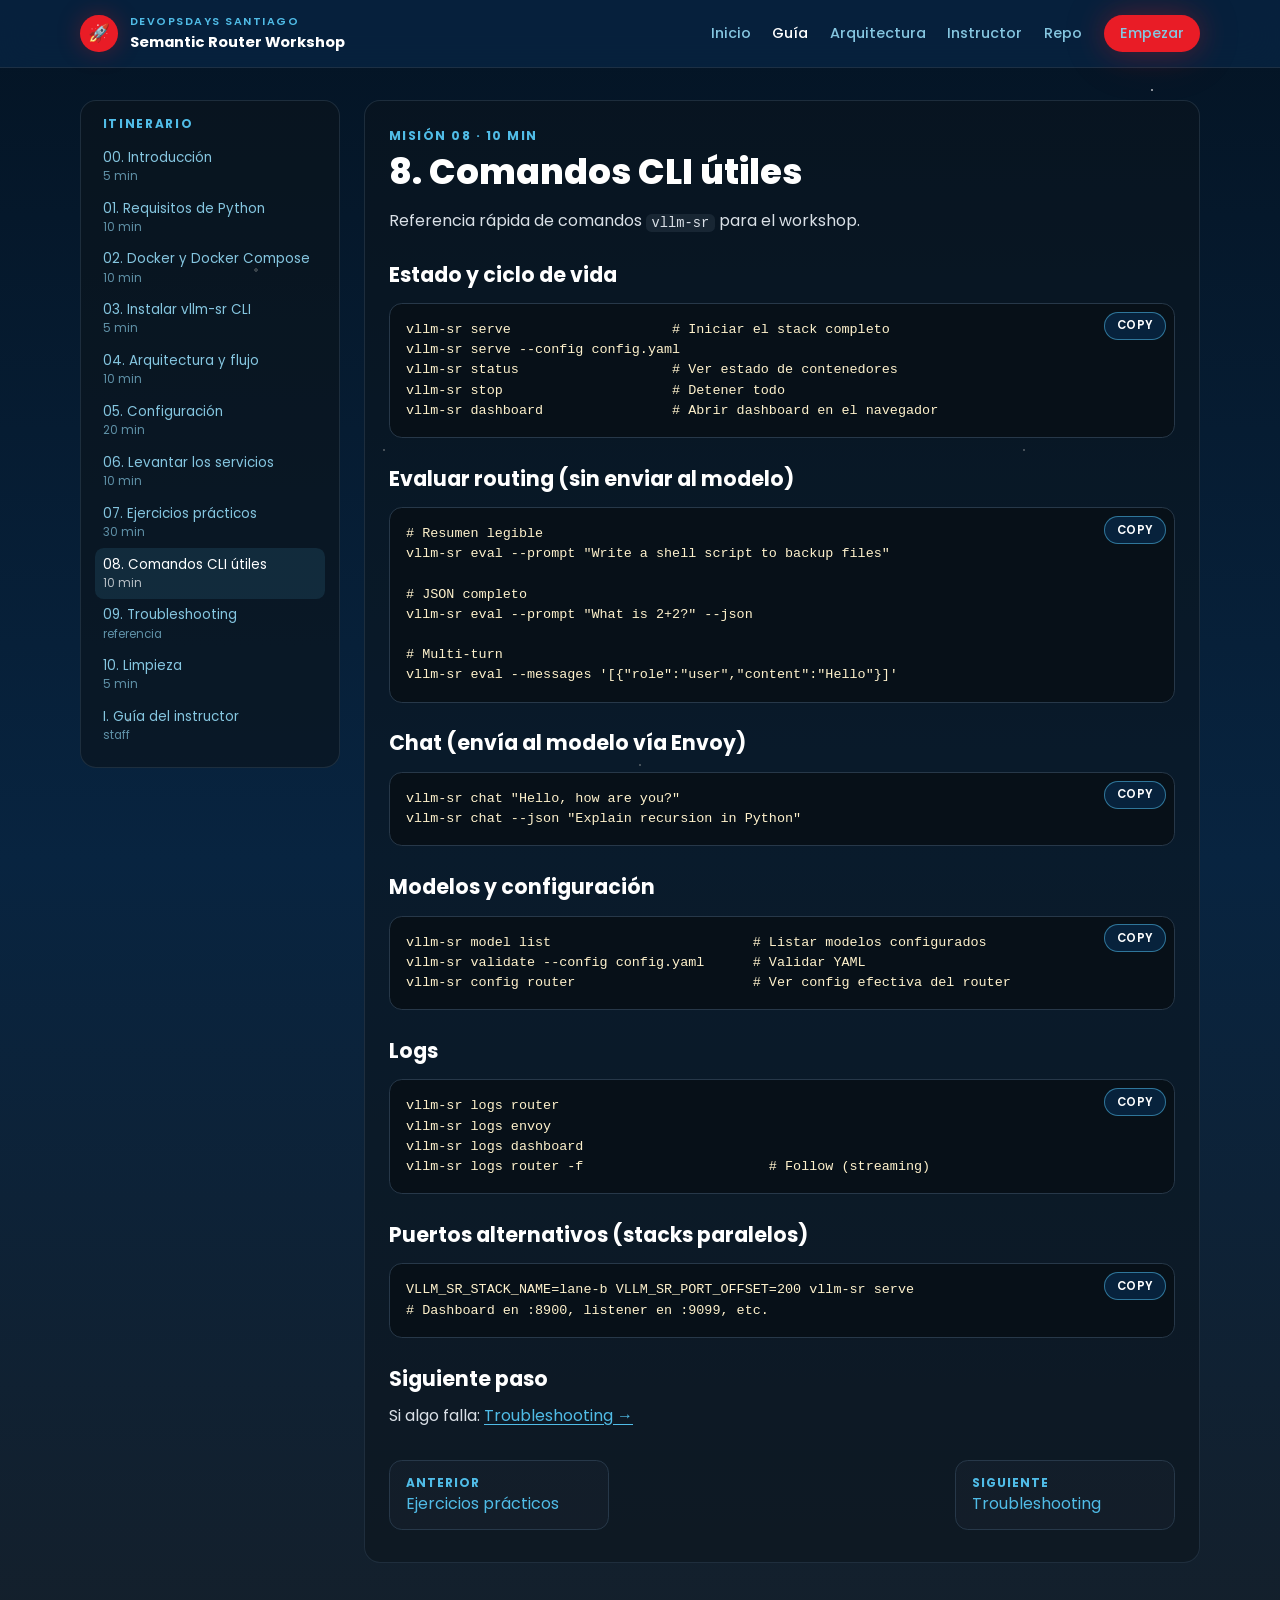
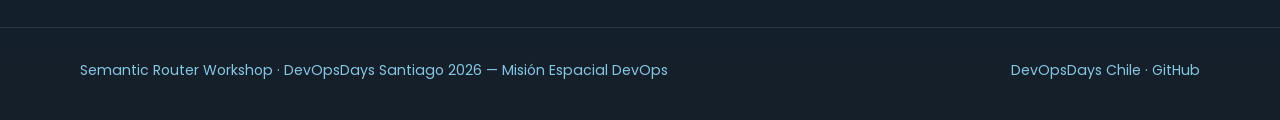
<file: docs/guia/08-comandos-cli.html>
<!DOCTYPE html>
<html lang="es">
<head>
  <meta charset="UTF-8" />
  <meta name="viewport" content="width=device-width, initial-scale=1.0" />
  <title>Comandos CLI útiles · Semantic Router Workshop</title>
  <meta name="description" content="Guía del workshop Semantic Router: Comandos CLI útiles." />
  <link rel="stylesheet" href="../assets/css/style.css" />
</head>
<body class="bg-space">
  <div class="star-field" aria-hidden="true"></div>
  <div class="wrap">
    <header class="site-header">
      <div class="container header-inner">
        <a class="brand" href="../index.html">
          <span class="brand-mark">🚀</span>
          <span class="brand-text">
            <span class="brand-kicker">DevOpsDays Santiago</span>
            <span class="brand-name">Semantic Router Workshop</span>
          </span>
        </a>
        <button class="menu-toggle" type="button" data-menu-toggle aria-expanded="false">Menú</button>
        <nav class="nav" data-nav>
          <a href="../index.html" class="">Inicio</a>
          <a href="00-introduccion.html" class="is-active">Guía</a>
          <a href="../index.html#arquitectura">Arquitectura</a>
          <a href="instructor.html" class="">Instructor</a>
          <a href="https://github.com/pkstaz/semantic-routing-workshop" target="_blank" rel="noopener">Repo</a>
          <a class="btn btn-primary btn-sm" href="00-introduccion.html">Empezar</a>
        </nav>
      </div>
    </header>

    <main class="container guide-shell">
      <aside class="toc">
        <h2>Itinerario</h2>
        <a class="" href="../guia/00-introduccion.html"><span>00. Introducción</span><div class="toc-time">5 min</div></a>
<a class="" href="../guia/01-python.html"><span>01. Requisitos de Python</span><div class="toc-time">10 min</div></a>
<a class="" href="../guia/02-docker.html"><span>02. Docker y Docker Compose</span><div class="toc-time">10 min</div></a>
<a class="" href="../guia/03-vllm-sr.html"><span>03. Instalar vllm-sr CLI</span><div class="toc-time">5 min</div></a>
<a class="" href="../guia/04-arquitectura-y-flujo.html"><span>04. Arquitectura y flujo</span><div class="toc-time">10 min</div></a>
<a class="" href="../guia/05-configuracion.html"><span>05. Configuración</span><div class="toc-time">20 min</div></a>
<a class="" href="../guia/06-levantar-servicios.html"><span>06. Levantar los servicios</span><div class="toc-time">10 min</div></a>
<a class="" href="../guia/07-ejercicios.html"><span>07. Ejercicios prácticos</span><div class="toc-time">30 min</div></a>
<a class="is-active" href="../guia/08-comandos-cli.html"><span>08. Comandos CLI útiles</span><div class="toc-time">10 min</div></a>
<a class="" href="../guia/09-troubleshooting.html"><span>09. Troubleshooting</span><div class="toc-time">referencia</div></a>
<a class="" href="../guia/10-limpieza.html"><span>10. Limpieza</span><div class="toc-time">5 min</div></a>
<a class="" href="../guia/instructor.html"><span>I. Guía del instructor</span><div class="toc-time">staff</div></a>
      </aside>
      <article class="article prose">
        <div class="article-kicker">Misión 08 · 10 min</div>
        <h1>8. Comandos CLI útiles</h1>
<p>Referencia rápida de comandos <code>vllm-sr</code> para el workshop.</p>
<h2>Estado y ciclo de vida</h2>
<pre><code class="language-bash">vllm-sr serve                    # Iniciar el stack completo
vllm-sr serve --config config.yaml
vllm-sr status                   # Ver estado de contenedores
vllm-sr stop                     # Detener todo
vllm-sr dashboard                # Abrir dashboard en el navegador</code></pre>
<h2>Evaluar routing (sin enviar al modelo)</h2>
<pre><code class="language-bash"># Resumen legible
vllm-sr eval --prompt &quot;Write a shell script to backup files&quot;

# JSON completo
vllm-sr eval --prompt &quot;What is 2+2?&quot; --json

# Multi-turn
vllm-sr eval --messages &#x27;[{&quot;role&quot;:&quot;user&quot;,&quot;content&quot;:&quot;Hello&quot;}]&#x27;</code></pre>
<h2>Chat (envía al modelo vía Envoy)</h2>
<pre><code class="language-bash">vllm-sr chat &quot;Hello, how are you?&quot;
vllm-sr chat --json &quot;Explain recursion in Python&quot;</code></pre>
<h2>Modelos y configuración</h2>
<pre><code class="language-bash">vllm-sr model list                         # Listar modelos configurados
vllm-sr validate --config config.yaml      # Validar YAML
vllm-sr config router                      # Ver config efectiva del router</code></pre>
<h2>Logs</h2>
<pre><code class="language-bash">vllm-sr logs router
vllm-sr logs envoy
vllm-sr logs dashboard
vllm-sr logs router -f                       # Follow (streaming)</code></pre>
<h2>Puertos alternativos (stacks paralelos)</h2>
<pre><code class="language-bash">VLLM_SR_STACK_NAME=lane-b VLLM_SR_PORT_OFFSET=200 vllm-sr serve
# Dashboard en :8900, listener en :9099, etc.</code></pre>
<h2>Siguiente paso</h2>
<p>Si algo falla: <a href="09-troubleshooting.html">Troubleshooting →</a></p>
        <nav class="pager"><a href="07-ejercicios.html"><span class="dir">Anterior</span>Ejercicios prácticos</a><a href="09-troubleshooting.html"><span class="dir">Siguiente</span>Troubleshooting</a></nav>
      </article>
    </main>
    <footer class="site-footer">
      <div class="container footer-inner">
        <p>Semantic Router Workshop · DevOpsDays Santiago 2026 — Misión Espacial DevOps</p>
        <p>
          <a href="https://santiago.devopsdayschile.cl/" target="_blank" rel="noopener">DevOpsDays Chile</a>
          ·
          <a href="https://github.com/pkstaz/semantic-routing-workshop" target="_blank" rel="noopener">GitHub</a>
        </p>
      </div>
    </footer>
  </div>
  <script src="../assets/js/main.js"></script>
</body>
</html>
</file>
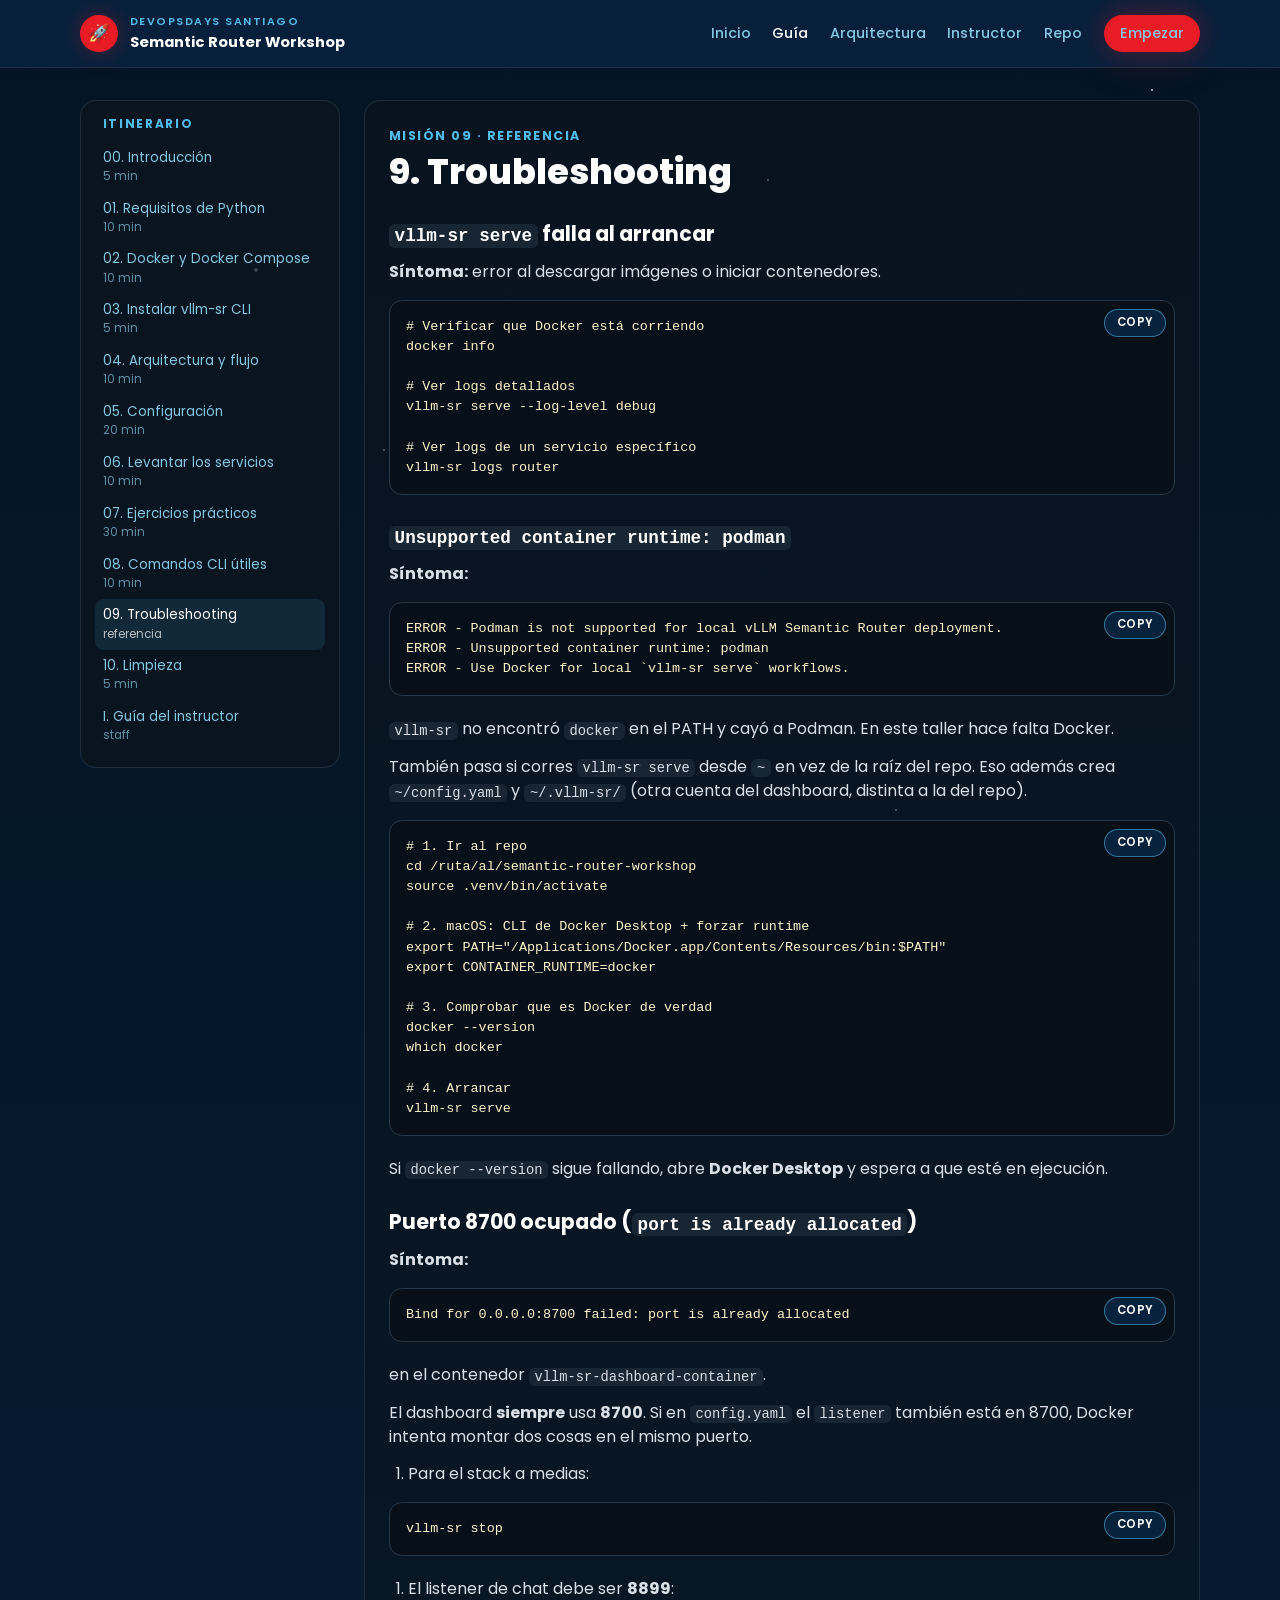
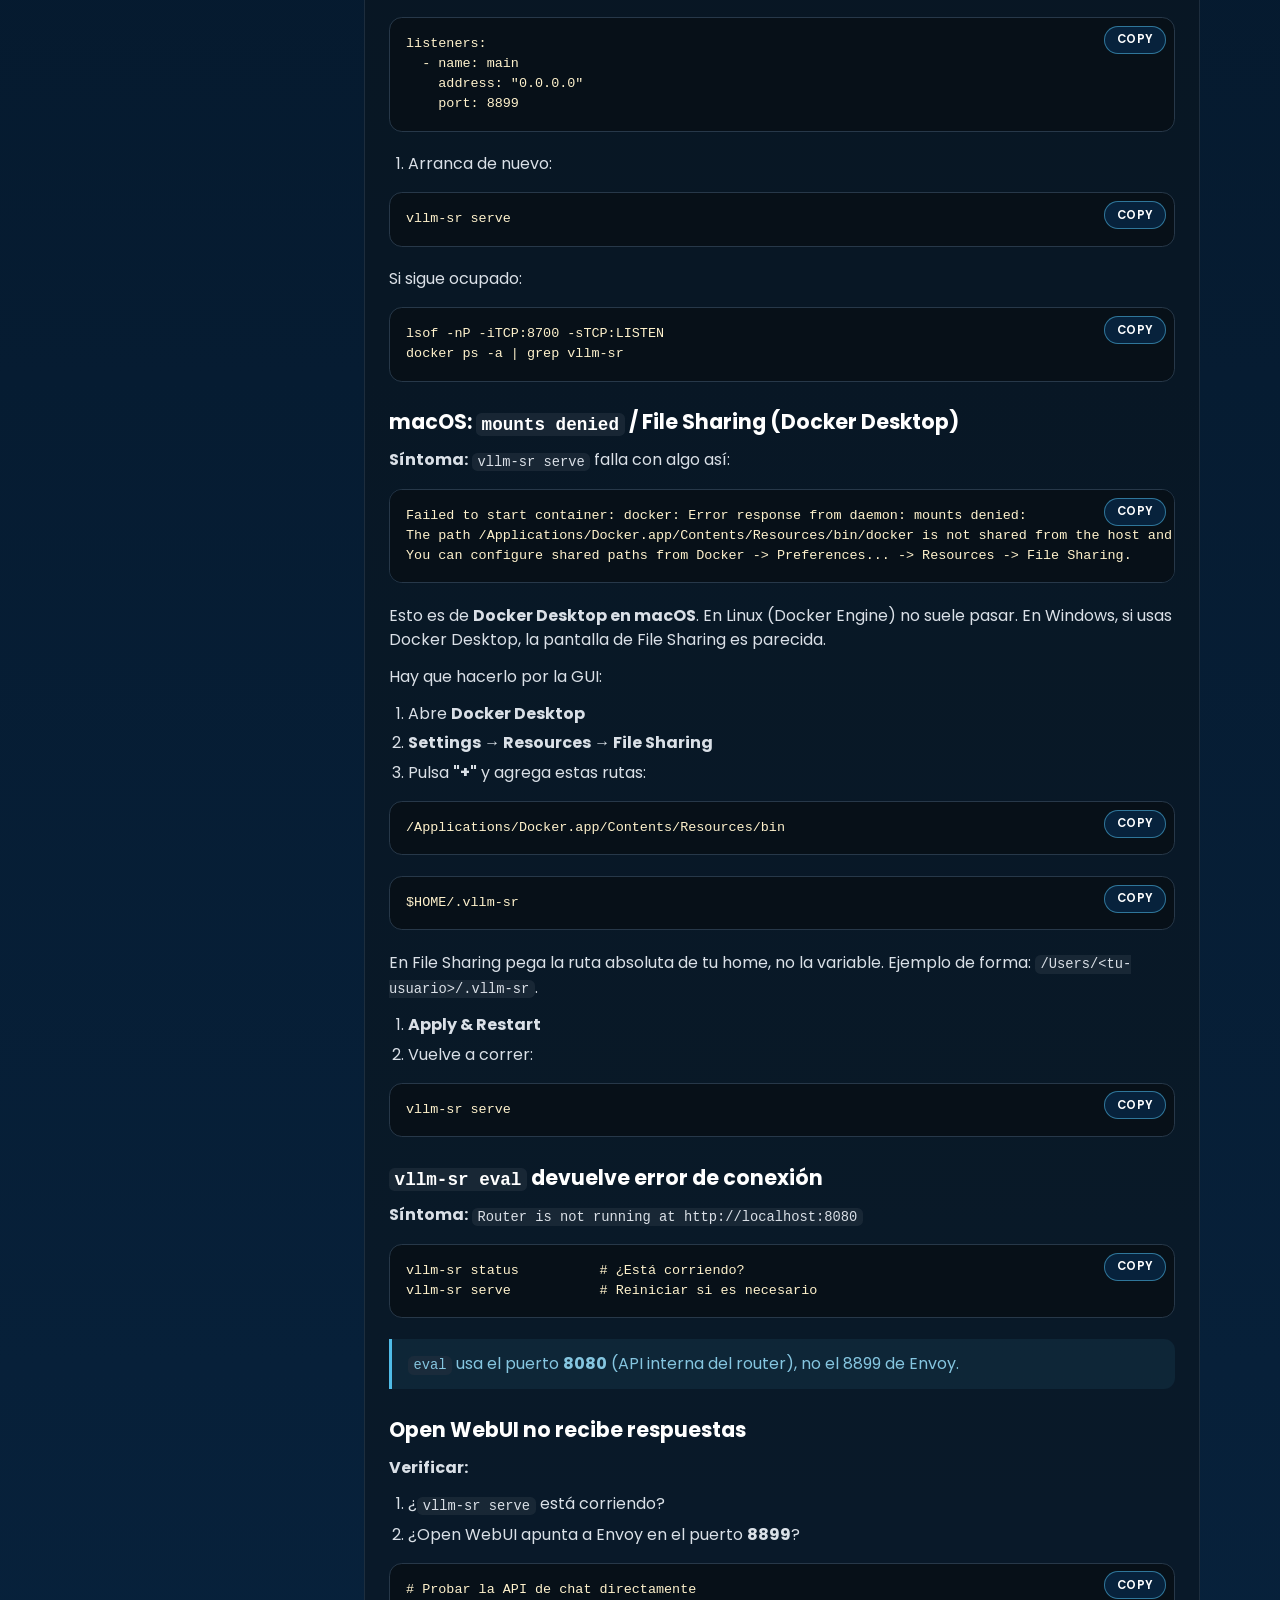
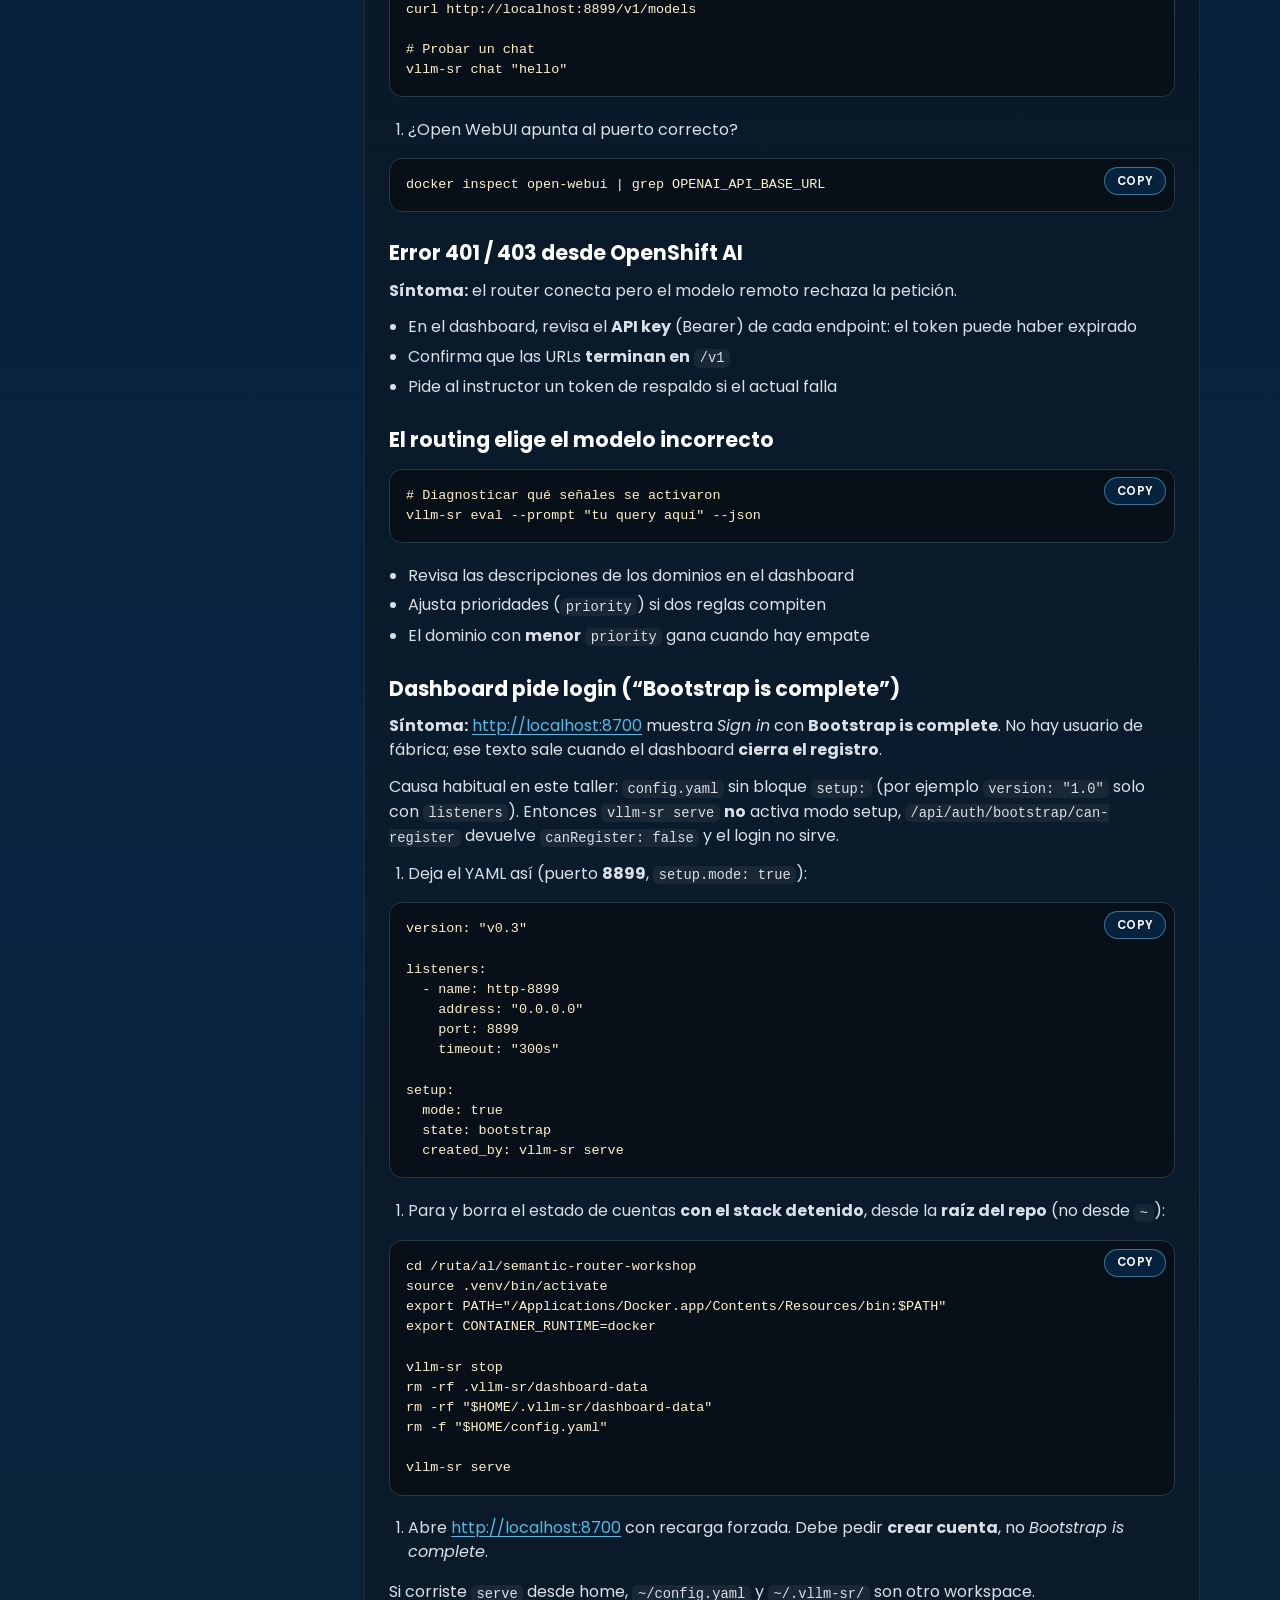
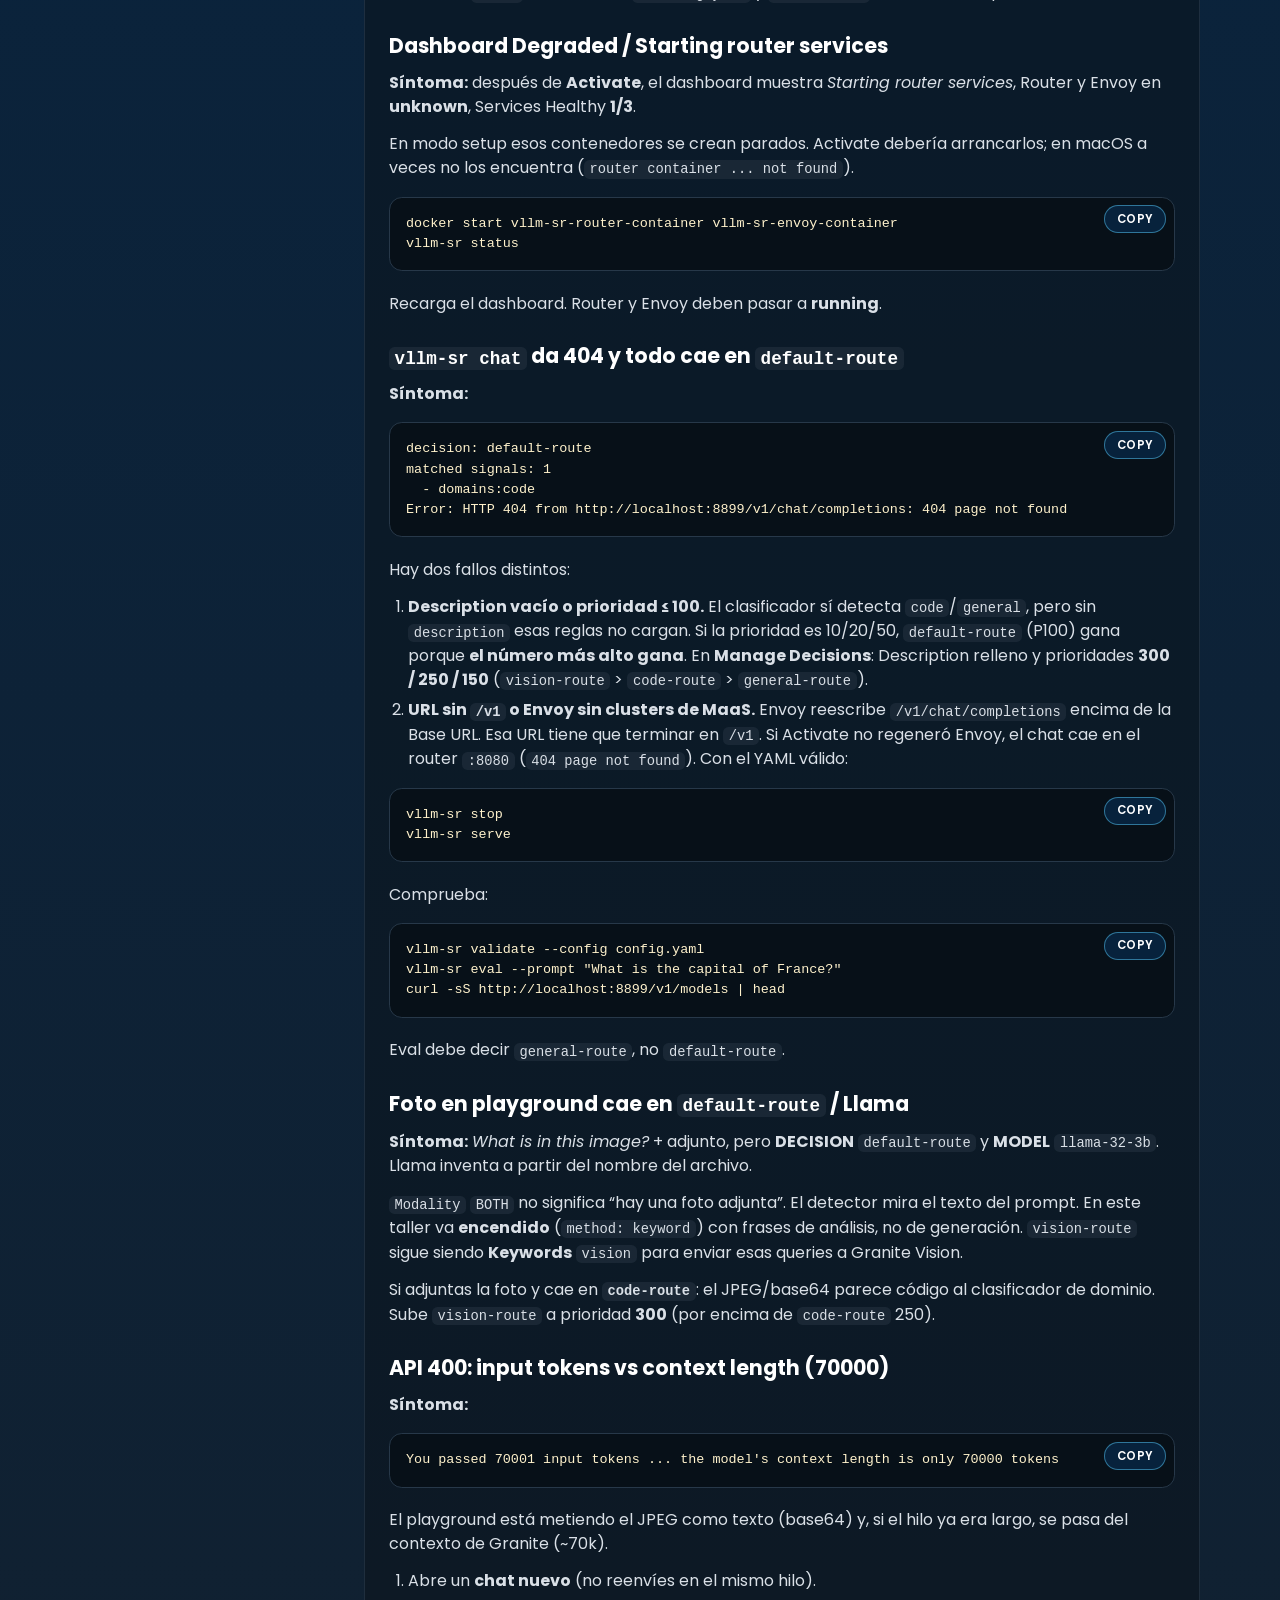
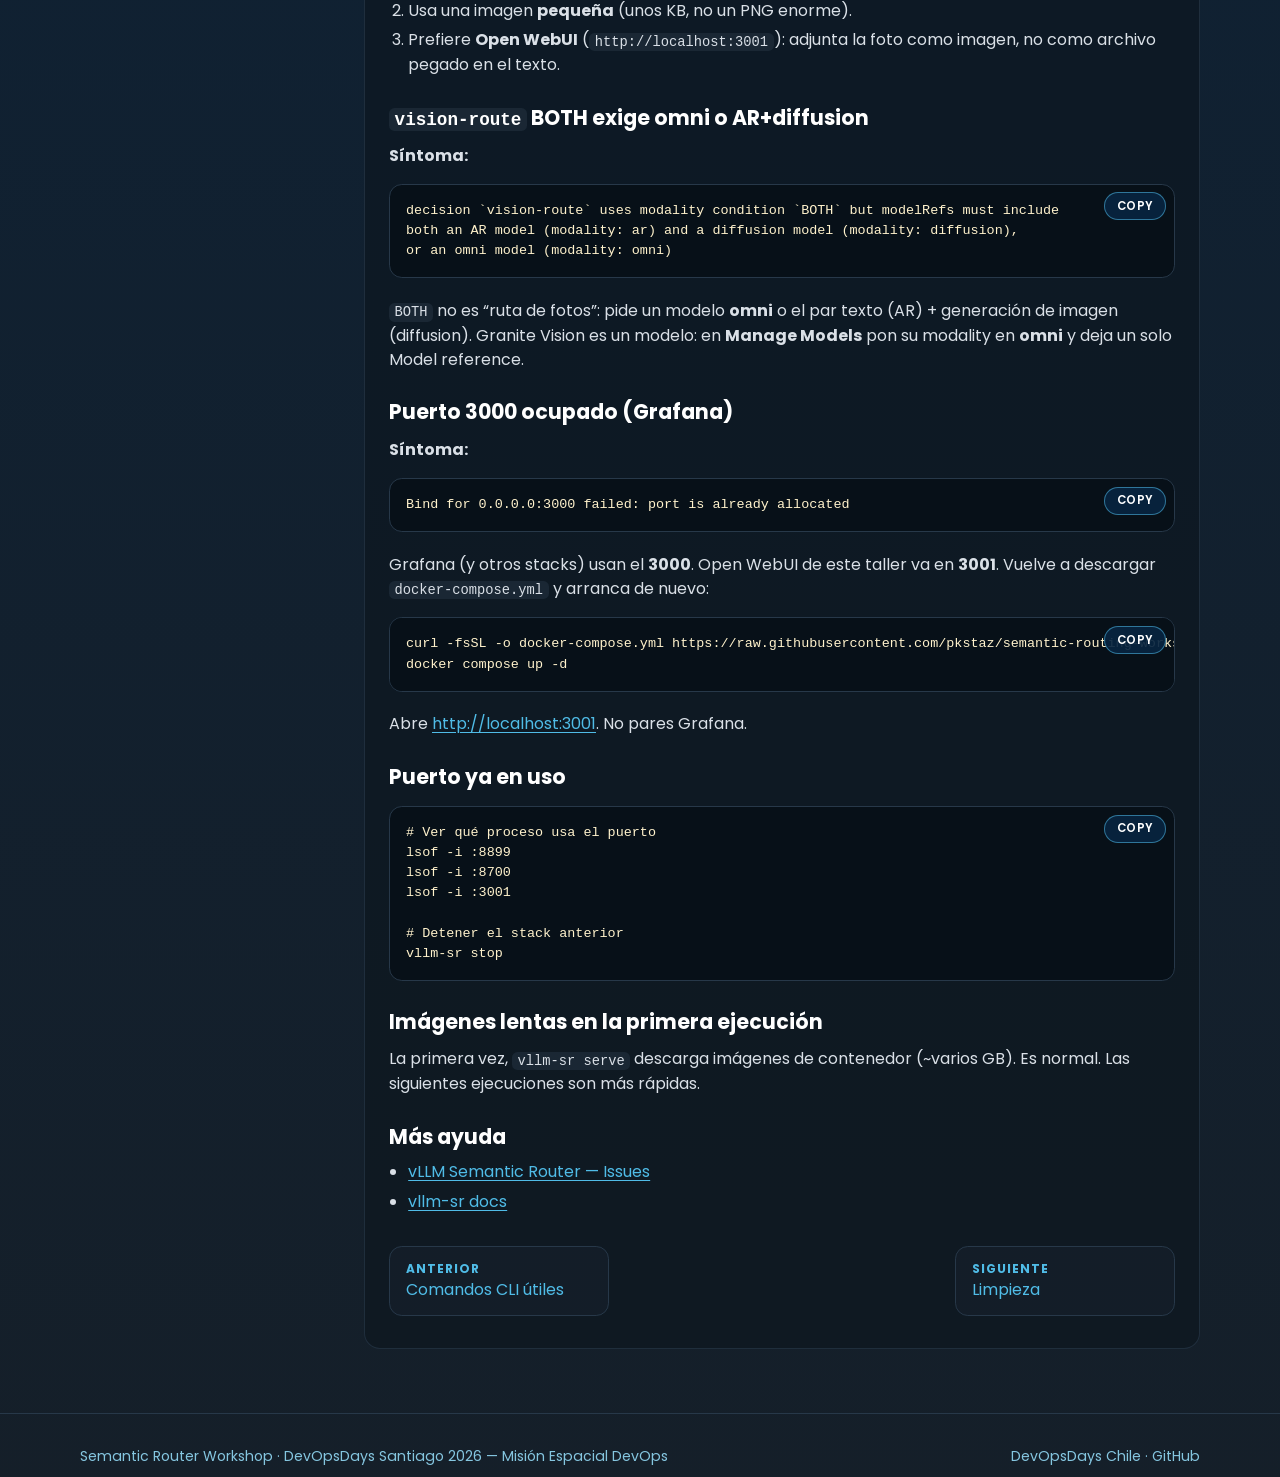
<file: docs/guia/09-troubleshooting.html>
<!DOCTYPE html>
<html lang="es">
<head>
  <meta charset="UTF-8" />
  <meta name="viewport" content="width=device-width, initial-scale=1.0" />
  <title>Troubleshooting · Semantic Router Workshop</title>
  <meta name="description" content="Guía del workshop Semantic Router: Troubleshooting." />
  <link rel="stylesheet" href="../assets/css/style.css" />
</head>
<body class="bg-space">
  <div class="star-field" aria-hidden="true"></div>
  <div class="wrap">
    <header class="site-header">
      <div class="container header-inner">
        <a class="brand" href="../index.html">
          <span class="brand-mark">🚀</span>
          <span class="brand-text">
            <span class="brand-kicker">DevOpsDays Santiago</span>
            <span class="brand-name">Semantic Router Workshop</span>
          </span>
        </a>
        <button class="menu-toggle" type="button" data-menu-toggle aria-expanded="false">Menú</button>
        <nav class="nav" data-nav>
          <a href="../index.html" class="">Inicio</a>
          <a href="00-introduccion.html" class="is-active">Guía</a>
          <a href="../index.html#arquitectura">Arquitectura</a>
          <a href="instructor.html" class="">Instructor</a>
          <a href="https://github.com/pkstaz/semantic-routing-workshop" target="_blank" rel="noopener">Repo</a>
          <a class="btn btn-primary btn-sm" href="00-introduccion.html">Empezar</a>
        </nav>
      </div>
    </header>

    <main class="container guide-shell">
      <aside class="toc">
        <h2>Itinerario</h2>
        <a class="" href="../guia/00-introduccion.html"><span>00. Introducción</span><div class="toc-time">5 min</div></a>
<a class="" href="../guia/01-python.html"><span>01. Requisitos de Python</span><div class="toc-time">10 min</div></a>
<a class="" href="../guia/02-docker.html"><span>02. Docker y Docker Compose</span><div class="toc-time">10 min</div></a>
<a class="" href="../guia/03-vllm-sr.html"><span>03. Instalar vllm-sr CLI</span><div class="toc-time">5 min</div></a>
<a class="" href="../guia/04-arquitectura-y-flujo.html"><span>04. Arquitectura y flujo</span><div class="toc-time">10 min</div></a>
<a class="" href="../guia/05-configuracion.html"><span>05. Configuración</span><div class="toc-time">20 min</div></a>
<a class="" href="../guia/06-levantar-servicios.html"><span>06. Levantar los servicios</span><div class="toc-time">10 min</div></a>
<a class="" href="../guia/07-ejercicios.html"><span>07. Ejercicios prácticos</span><div class="toc-time">30 min</div></a>
<a class="" href="../guia/08-comandos-cli.html"><span>08. Comandos CLI útiles</span><div class="toc-time">10 min</div></a>
<a class="is-active" href="../guia/09-troubleshooting.html"><span>09. Troubleshooting</span><div class="toc-time">referencia</div></a>
<a class="" href="../guia/10-limpieza.html"><span>10. Limpieza</span><div class="toc-time">5 min</div></a>
<a class="" href="../guia/instructor.html"><span>I. Guía del instructor</span><div class="toc-time">staff</div></a>
      </aside>
      <article class="article prose">
        <div class="article-kicker">Misión 09 · referencia</div>
        <h1>9. Troubleshooting</h1>
<h2><code>vllm-sr serve</code> falla al arrancar</h2>
<p><strong>Síntoma:</strong> error al descargar imágenes o iniciar contenedores.</p>
<pre><code class="language-bash"># Verificar que Docker está corriendo
docker info

# Ver logs detallados
vllm-sr serve --log-level debug

# Ver logs de un servicio específico
vllm-sr logs router</code></pre>
<h2><code>Unsupported container runtime: podman</code></h2>
<p><strong>Síntoma:</strong></p>
<pre><code>ERROR - Podman is not supported for local vLLM Semantic Router deployment.
ERROR - Unsupported container runtime: podman
ERROR - Use Docker for local `vllm-sr serve` workflows.</code></pre>
<p><code>vllm-sr</code> no encontró <code>docker</code> en el PATH y cayó a Podman. En este taller hace falta Docker.</p>
<p>También pasa si corres <code>vllm-sr serve</code> desde <code>~</code> en vez de la raíz del repo. Eso además crea <code>~/config.yaml</code> y <code>~/.vllm-sr/</code> (otra cuenta del dashboard, distinta a la del repo).</p>
<pre><code class="language-bash"># 1. Ir al repo
cd /ruta/al/semantic-router-workshop
source .venv/bin/activate

# 2. macOS: CLI de Docker Desktop + forzar runtime
export PATH=&quot;/Applications/Docker.app/Contents/Resources/bin:$PATH&quot;
export CONTAINER_RUNTIME=docker

# 3. Comprobar que es Docker de verdad
docker --version
which docker

# 4. Arrancar
vllm-sr serve</code></pre>
<p>Si <code>docker --version</code> sigue fallando, abre <strong>Docker Desktop</strong> y espera a que esté en ejecución.</p>
<h2>Puerto 8700 ocupado (<code>port is already allocated</code>)</h2>
<p><strong>Síntoma:</strong></p>
<pre><code>Bind for 0.0.0.0:8700 failed: port is already allocated</code></pre>
<p>en el contenedor <code>vllm-sr-dashboard-container</code>.</p>
<p>El dashboard <strong>siempre</strong> usa <strong>8700</strong>. Si en <code>config.yaml</code> el <code>listener</code> también está en 8700, Docker intenta montar dos cosas en el mismo puerto.</p>
<ol><li>Para el stack a medias:</li></ol>
<pre><code class="language-bash">vllm-sr stop</code></pre>
<ol><li>El listener de chat debe ser <strong>8899</strong>:</li></ol>
<pre><code class="language-yaml">listeners:
  - name: main
    address: &quot;0.0.0.0&quot;
    port: 8899</code></pre>
<ol><li>Arranca de nuevo:</li></ol>
<pre><code class="language-bash">vllm-sr serve</code></pre>
<p>Si sigue ocupado:</p>
<pre><code class="language-bash">lsof -nP -iTCP:8700 -sTCP:LISTEN
docker ps -a | grep vllm-sr</code></pre>
<h2>macOS: <code>mounts denied</code> / File Sharing (Docker Desktop)</h2>
<p><strong>Síntoma:</strong> <code>vllm-sr serve</code> falla con algo así:</p>
<pre><code>Failed to start container: docker: Error response from daemon: mounts denied:
The path /Applications/Docker.app/Contents/Resources/bin/docker is not shared from the host and is not known to Docker.
You can configure shared paths from Docker -&gt; Preferences... -&gt; Resources -&gt; File Sharing.</code></pre>
<p>Esto es de <strong>Docker Desktop en macOS</strong>. En Linux (Docker Engine) no suele pasar. En Windows, si usas Docker Desktop, la pantalla de File Sharing es parecida.</p>
<p>Hay que hacerlo por la GUI:</p>
<ol><li>Abre <strong>Docker Desktop</strong></li><li><strong>Settings → Resources → File Sharing</strong></li><li>Pulsa <strong>"+"</strong> y agrega estas rutas:</li></ol>
<pre><code>/Applications/Docker.app/Contents/Resources/bin</code></pre>
<pre><code>$HOME/.vllm-sr</code></pre>
<p>En File Sharing pega la ruta absoluta de tu home, no la variable. Ejemplo de forma: <code>/Users/&lt;tu-usuario&gt;/.vllm-sr</code>.</p>
<ol><li><strong>Apply & Restart</strong></li><li>Vuelve a correr:</li></ol>
<pre><code class="language-bash">vllm-sr serve</code></pre>
<h2><code>vllm-sr eval</code> devuelve error de conexión</h2>
<p><strong>Síntoma:</strong> <code>Router is not running at http://localhost:8080</code></p>
<pre><code class="language-bash">vllm-sr status          # ¿Está corriendo?
vllm-sr serve           # Reiniciar si es necesario</code></pre>
<blockquote><code>eval</code> usa el puerto <strong>8080</strong> (API interna del router), no el 8899 de Envoy.</blockquote>
<h2>Open WebUI no recibe respuestas</h2>
<p><strong>Verificar:</strong></p>
<ol><li>¿<code>vllm-sr serve</code> está corriendo?</li><li>¿Open WebUI apunta a Envoy en el puerto <strong>8899</strong>?</li></ol>
<pre><code class="language-bash"># Probar la API de chat directamente
curl http://localhost:8899/v1/models

# Probar un chat
vllm-sr chat &quot;hello&quot;</code></pre>
<ol><li>¿Open WebUI apunta al puerto correcto?</li></ol>
<pre><code class="language-bash">docker inspect open-webui | grep OPENAI_API_BASE_URL</code></pre>
<h2>Error 401 / 403 desde OpenShift AI</h2>
<p><strong>Síntoma:</strong> el router conecta pero el modelo remoto rechaza la petición.</p>
<ul><li>En el dashboard, revisa el <strong>API key</strong> (Bearer) de cada endpoint: el token puede haber expirado</li><li>Confirma que las URLs <strong>terminan en</strong> <code>/v1</code></li><li>Pide al instructor un token de respaldo si el actual falla</li></ul>
<h2>El routing elige el modelo incorrecto</h2>
<pre><code class="language-bash"># Diagnosticar qué señales se activaron
vllm-sr eval --prompt &quot;tu query aquí&quot; --json</code></pre>
<ul><li>Revisa las descripciones de los dominios en el dashboard</li><li>Ajusta prioridades (<code>priority</code>) si dos reglas compiten</li><li>El dominio con <strong>menor</strong> <code>priority</code> gana cuando hay empate</li></ul>
<h2>Dashboard pide login (“Bootstrap is complete”)</h2>
<p><strong>Síntoma:</strong> <a href="http://localhost:8700">http://localhost:8700</a> muestra <em>Sign in</em> con <strong>Bootstrap is complete</strong>. No hay usuario de fábrica; ese texto sale cuando el dashboard <strong>cierra el registro</strong>.</p>
<p>Causa habitual en este taller: <code>config.yaml</code> sin bloque <code>setup:</code> (por ejemplo <code>version: &quot;1.0&quot;</code> solo con <code>listeners</code>). Entonces <code>vllm-sr serve</code> <strong>no</strong> activa modo setup, <code>/api/auth/bootstrap/can-register</code> devuelve <code>canRegister: false</code> y el login no sirve.</p>
<ol><li>Deja el YAML así (puerto <strong>8899</strong>, <code>setup.mode: true</code>):</li></ol>
<pre><code class="language-yaml">version: &quot;v0.3&quot;

listeners:
  - name: http-8899
    address: &quot;0.0.0.0&quot;
    port: 8899
    timeout: &quot;300s&quot;

setup:
  mode: true
  state: bootstrap
  created_by: vllm-sr serve</code></pre>
<ol><li>Para y borra el estado de cuentas <strong>con el stack detenido</strong>, desde la <strong>raíz del repo</strong> (no desde <code>~</code>):</li></ol>
<pre><code class="language-bash">cd /ruta/al/semantic-router-workshop
source .venv/bin/activate
export PATH=&quot;/Applications/Docker.app/Contents/Resources/bin:$PATH&quot;
export CONTAINER_RUNTIME=docker

vllm-sr stop
rm -rf .vllm-sr/dashboard-data
rm -rf &quot;$HOME/.vllm-sr/dashboard-data&quot;
rm -f &quot;$HOME/config.yaml&quot;

vllm-sr serve</code></pre>
<ol><li>Abre <a href="http://localhost:8700">http://localhost:8700</a> con recarga forzada. Debe pedir <strong>crear cuenta</strong>, no <em>Bootstrap is complete</em>.</li></ol>
<p>Si corriste <code>serve</code> desde home, <code>~/config.yaml</code> y <code>~/.vllm-sr/</code> son otro workspace.</p>
<h2>Dashboard Degraded / Starting router services</h2>
<p><strong>Síntoma:</strong> después de <strong>Activate</strong>, el dashboard muestra <em>Starting router services</em>, Router y Envoy en <strong>unknown</strong>, Services Healthy <strong>1/3</strong>.</p>
<p>En modo setup esos contenedores se crean parados. Activate debería arrancarlos; en macOS a veces no los encuentra (<code>router container ... not found</code>).</p>
<pre><code class="language-bash">docker start vllm-sr-router-container vllm-sr-envoy-container
vllm-sr status</code></pre>
<p>Recarga el dashboard. Router y Envoy deben pasar a <strong>running</strong>.</p>
<h2><code>vllm-sr chat</code> da 404 y todo cae en <code>default-route</code></h2>
<p><strong>Síntoma:</strong></p>
<pre><code>decision: default-route
matched signals: 1
  - domains:code
Error: HTTP 404 from http://localhost:8899/v1/chat/completions: 404 page not found</code></pre>
<p>Hay dos fallos distintos:</p>
<ol><li><strong>Description vacío o prioridad ≤ 100.</strong> El clasificador sí detecta <code>code</code>/<code>general</code>, pero sin <code>description</code> esas reglas no cargan. Si la prioridad es 10/20/50, <code>default-route</code> (P100) gana porque <strong>el número más alto gana</strong>. En <strong>Manage Decisions</strong>: Description relleno y prioridades <strong>300 / 250 / 150</strong> (<code>vision-route</code> > <code>code-route</code> > <code>general-route</code>).</li><li><strong>URL sin <code>/v1</code> o Envoy sin clusters de MaaS.</strong> Envoy reescribe <code>/v1/chat/completions</code> encima de la Base URL. Esa URL tiene que terminar en <code>/v1</code>. Si Activate no regeneró Envoy, el chat cae en el router <code>:8080</code> (<code>404 page not found</code>). Con el YAML válido:</li></ol>
<pre><code class="language-bash">vllm-sr stop
vllm-sr serve</code></pre>
<p>Comprueba:</p>
<pre><code class="language-bash">vllm-sr validate --config config.yaml
vllm-sr eval --prompt &quot;What is the capital of France?&quot;
curl -sS http://localhost:8899/v1/models | head</code></pre>
<p>Eval debe decir <code>general-route</code>, no <code>default-route</code>.</p>
<h2>Foto en playground cae en <code>default-route</code> / Llama</h2>
<p><strong>Síntoma:</strong> <em>What is in this image?</em> + adjunto, pero <strong>DECISION</strong> <code>default-route</code> y <strong>MODEL</strong> <code>llama-32-3b</code>. Llama inventa a partir del nombre del archivo.</p>
<p><code>Modality</code> <code>BOTH</code> no significa “hay una foto adjunta”. El detector mira el texto del prompt. En este taller va <strong>encendido</strong> (<code>method: keyword</code>) con frases de análisis, no de generación. <code>vision-route</code> sigue siendo <strong>Keywords</strong> <code>vision</code> para enviar esas queries a Granite Vision.</p>
<p>Si adjuntas la foto y cae en <strong><code>code-route</code></strong>: el JPEG/base64 parece código al clasificador de dominio. Sube <code>vision-route</code> a prioridad <strong>300</strong> (por encima de <code>code-route</code> 250).</p>
<h2>API 400: input tokens vs context length (70000)</h2>
<p><strong>Síntoma:</strong></p>
<pre><code>You passed 70001 input tokens ... the model&#x27;s context length is only 70000 tokens</code></pre>
<p>El playground está metiendo el JPEG como texto (base64) y, si el hilo ya era largo, se pasa del contexto de Granite (~70k).</p>
<ol><li>Abre un <strong>chat nuevo</strong> (no reenvíes en el mismo hilo).</li><li>Usa una imagen <strong>pequeña</strong> (unos KB, no un PNG enorme).</li><li>Prefiere <strong>Open WebUI</strong> (<code>http://localhost:3001</code>): adjunta la foto como imagen, no como archivo pegado en el texto.</li></ol>
<h2><code>vision-route</code> BOTH exige omni o AR+diffusion</h2>
<p><strong>Síntoma:</strong></p>
<pre><code>decision `vision-route` uses modality condition `BOTH` but modelRefs must include
both an AR model (modality: ar) and a diffusion model (modality: diffusion),
or an omni model (modality: omni)</code></pre>
<p><code>BOTH</code> no es “ruta de fotos”: pide un modelo <strong>omni</strong> o el par texto (AR) + generación de imagen (diffusion). Granite Vision es un modelo: en <strong>Manage Models</strong> pon su modality en <strong>omni</strong> y deja un solo Model reference.</p>
<h2>Puerto 3000 ocupado (Grafana)</h2>
<p><strong>Síntoma:</strong></p>
<pre><code>Bind for 0.0.0.0:3000 failed: port is already allocated</code></pre>
<p>Grafana (y otros stacks) usan el <strong>3000</strong>. Open WebUI de este taller va en <strong>3001</strong>. Vuelve a descargar <code>docker-compose.yml</code> y arranca de nuevo:</p>
<pre><code class="language-bash">curl -fsSL -o docker-compose.yml https://raw.githubusercontent.com/pkstaz/semantic-routing-workshop/devopsdays/docker-compose.yml
docker compose up -d</code></pre>
<p>Abre <a href="http://localhost:3001">http://localhost:3001</a>. No pares Grafana.</p>
<h2>Puerto ya en uso</h2>
<pre><code class="language-bash"># Ver qué proceso usa el puerto
lsof -i :8899
lsof -i :8700
lsof -i :3001

# Detener el stack anterior
vllm-sr stop</code></pre>
<h2>Imágenes lentas en la primera ejecución</h2>
<p>La primera vez, <code>vllm-sr serve</code> descarga imágenes de contenedor (~varios GB). Es normal. Las siguientes ejecuciones son más rápidas.</p>
<h2>Más ayuda</h2>
<ul><li><a href="https://github.com/vllm-project/vllm-semantic-router/issues">vLLM Semantic Router — Issues</a></li><li><a href="https://github.com/vllm-project/vllm-semantic-router/blob/main/README.md">vllm-sr docs</a></li></ul>
        <nav class="pager"><a href="08-comandos-cli.html"><span class="dir">Anterior</span>Comandos CLI útiles</a><a href="10-limpieza.html"><span class="dir">Siguiente</span>Limpieza</a></nav>
      </article>
    </main>
    <footer class="site-footer">
      <div class="container footer-inner">
        <p>Semantic Router Workshop · DevOpsDays Santiago 2026 — Misión Espacial DevOps</p>
        <p>
          <a href="https://santiago.devopsdayschile.cl/" target="_blank" rel="noopener">DevOpsDays Chile</a>
          ·
          <a href="https://github.com/pkstaz/semantic-routing-workshop" target="_blank" rel="noopener">GitHub</a>
        </p>
      </div>
    </footer>
  </div>
  <script src="../assets/js/main.js"></script>
</body>
</html>
</file>
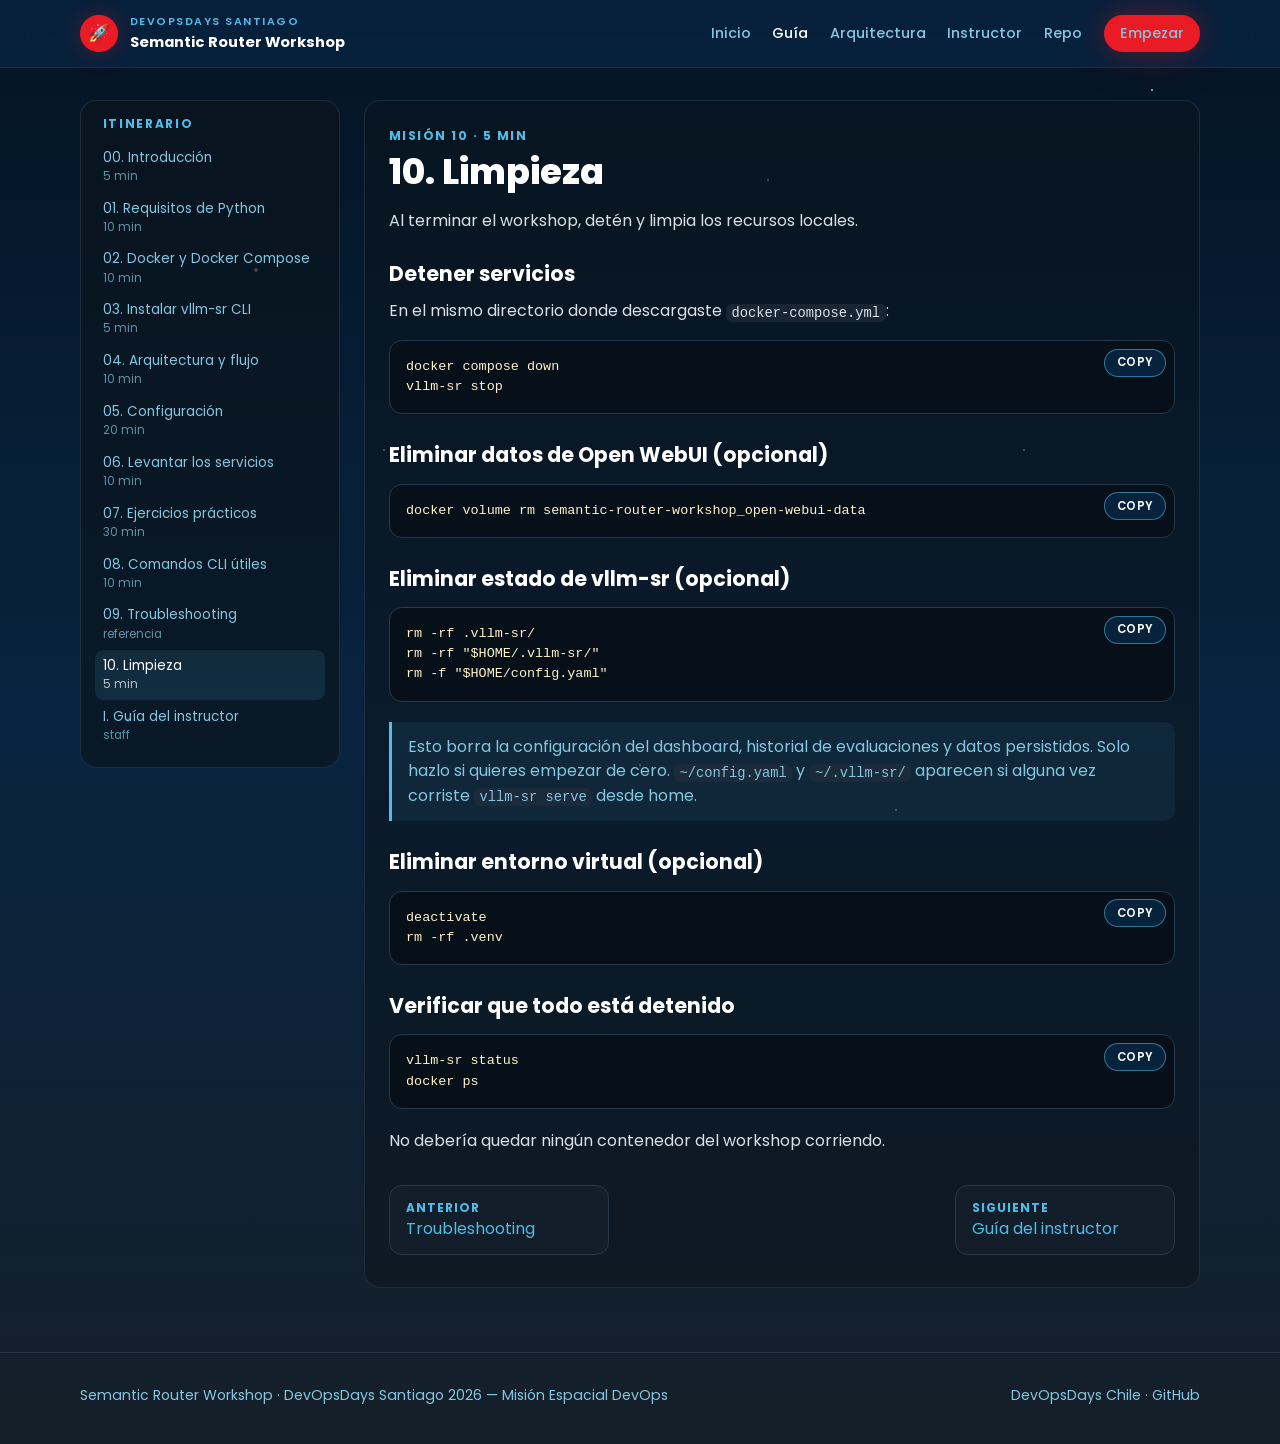
<file: docs/guia/10-limpieza.html>
<!DOCTYPE html>
<html lang="es">
<head>
  <meta charset="UTF-8" />
  <meta name="viewport" content="width=device-width, initial-scale=1.0" />
  <title>Limpieza · Semantic Router Workshop</title>
  <meta name="description" content="Guía del workshop Semantic Router: Limpieza." />
  <link rel="stylesheet" href="../assets/css/style.css" />
</head>
<body class="bg-space">
  <div class="star-field" aria-hidden="true"></div>
  <div class="wrap">
    <header class="site-header">
      <div class="container header-inner">
        <a class="brand" href="../index.html">
          <span class="brand-mark">🚀</span>
          <span class="brand-text">
            <span class="brand-kicker">DevOpsDays Santiago</span>
            <span class="brand-name">Semantic Router Workshop</span>
          </span>
        </a>
        <button class="menu-toggle" type="button" data-menu-toggle aria-expanded="false">Menú</button>
        <nav class="nav" data-nav>
          <a href="../index.html" class="">Inicio</a>
          <a href="00-introduccion.html" class="is-active">Guía</a>
          <a href="../index.html#arquitectura">Arquitectura</a>
          <a href="instructor.html" class="">Instructor</a>
          <a href="https://github.com/pkstaz/semantic-routing-workshop" target="_blank" rel="noopener">Repo</a>
          <a class="btn btn-primary btn-sm" href="00-introduccion.html">Empezar</a>
        </nav>
      </div>
    </header>

    <main class="container guide-shell">
      <aside class="toc">
        <h2>Itinerario</h2>
        <a class="" href="../guia/00-introduccion.html"><span>00. Introducción</span><div class="toc-time">5 min</div></a>
<a class="" href="../guia/01-python.html"><span>01. Requisitos de Python</span><div class="toc-time">10 min</div></a>
<a class="" href="../guia/02-docker.html"><span>02. Docker y Docker Compose</span><div class="toc-time">10 min</div></a>
<a class="" href="../guia/03-vllm-sr.html"><span>03. Instalar vllm-sr CLI</span><div class="toc-time">5 min</div></a>
<a class="" href="../guia/04-arquitectura-y-flujo.html"><span>04. Arquitectura y flujo</span><div class="toc-time">10 min</div></a>
<a class="" href="../guia/05-configuracion.html"><span>05. Configuración</span><div class="toc-time">20 min</div></a>
<a class="" href="../guia/06-levantar-servicios.html"><span>06. Levantar los servicios</span><div class="toc-time">10 min</div></a>
<a class="" href="../guia/07-ejercicios.html"><span>07. Ejercicios prácticos</span><div class="toc-time">30 min</div></a>
<a class="" href="../guia/08-comandos-cli.html"><span>08. Comandos CLI útiles</span><div class="toc-time">10 min</div></a>
<a class="" href="../guia/09-troubleshooting.html"><span>09. Troubleshooting</span><div class="toc-time">referencia</div></a>
<a class="is-active" href="../guia/10-limpieza.html"><span>10. Limpieza</span><div class="toc-time">5 min</div></a>
<a class="" href="../guia/instructor.html"><span>I. Guía del instructor</span><div class="toc-time">staff</div></a>
      </aside>
      <article class="article prose">
        <div class="article-kicker">Misión 10 · 5 min</div>
        <h1>10. Limpieza</h1>
<p>Al terminar el workshop, detén y limpia los recursos locales.</p>
<h2>Detener servicios</h2>
<p>En el mismo directorio donde descargaste <code>docker-compose.yml</code>:</p>
<pre><code class="language-bash">docker compose down
vllm-sr stop</code></pre>
<h2>Eliminar datos de Open WebUI (opcional)</h2>
<pre><code class="language-bash">docker volume rm semantic-router-workshop_open-webui-data</code></pre>
<h2>Eliminar estado de vllm-sr (opcional)</h2>
<pre><code class="language-bash">rm -rf .vllm-sr/
rm -rf &quot;$HOME/.vllm-sr/&quot;
rm -f &quot;$HOME/config.yaml&quot;</code></pre>
<blockquote>Esto borra la configuración del dashboard, historial de evaluaciones y datos persistidos. Solo hazlo si quieres empezar de cero. <code>~/config.yaml</code> y <code>~/.vllm-sr/</code> aparecen si alguna vez corriste <code>vllm-sr serve</code> desde home.</blockquote>
<h2>Eliminar entorno virtual (opcional)</h2>
<pre><code class="language-bash">deactivate
rm -rf .venv</code></pre>
<h2>Verificar que todo está detenido</h2>
<pre><code class="language-bash">vllm-sr status
docker ps</code></pre>
<p>No debería quedar ningún contenedor del workshop corriendo.</p>
        <nav class="pager"><a href="09-troubleshooting.html"><span class="dir">Anterior</span>Troubleshooting</a><a href="instructor.html"><span class="dir">Siguiente</span>Guía del instructor</a></nav>
      </article>
    </main>
    <footer class="site-footer">
      <div class="container footer-inner">
        <p>Semantic Router Workshop · DevOpsDays Santiago 2026 — Misión Espacial DevOps</p>
        <p>
          <a href="https://santiago.devopsdayschile.cl/" target="_blank" rel="noopener">DevOpsDays Chile</a>
          ·
          <a href="https://github.com/pkstaz/semantic-routing-workshop" target="_blank" rel="noopener">GitHub</a>
        </p>
      </div>
    </footer>
  </div>
  <script src="../assets/js/main.js"></script>
</body>
</html>
</file>
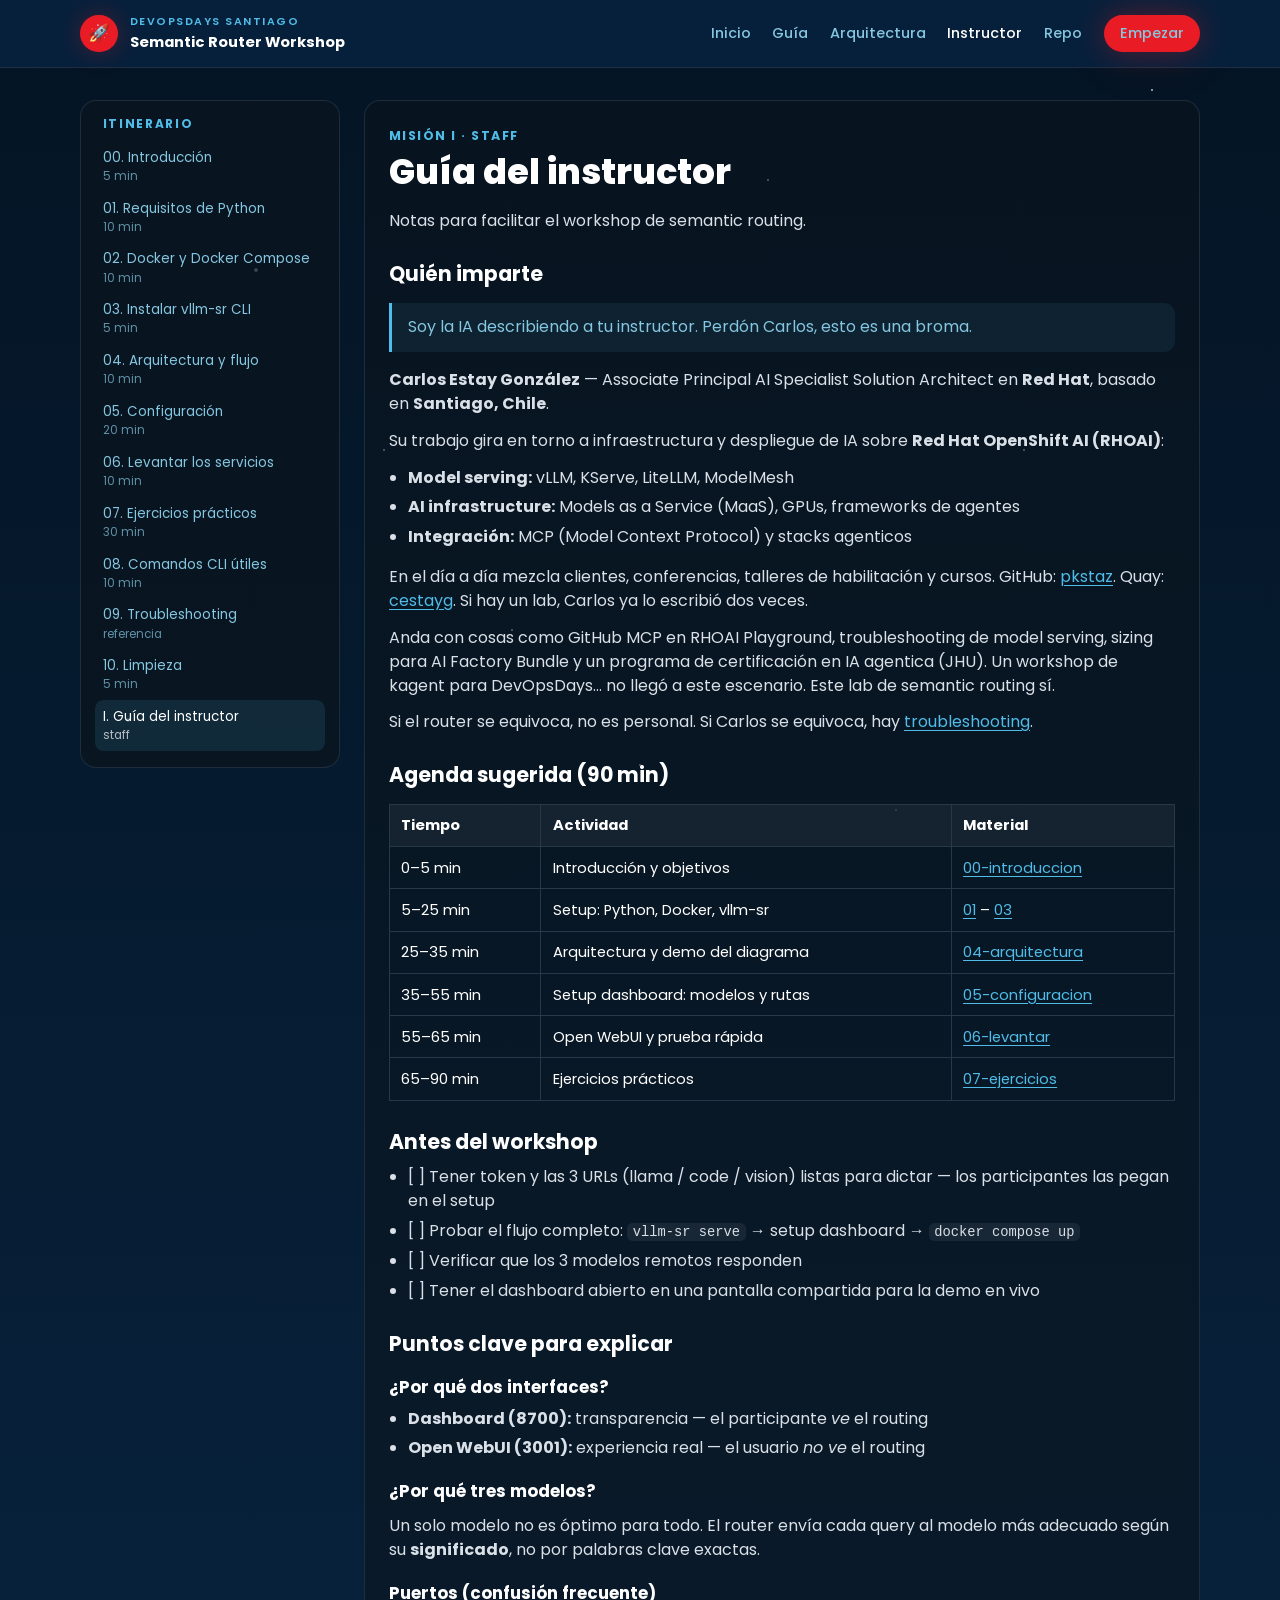
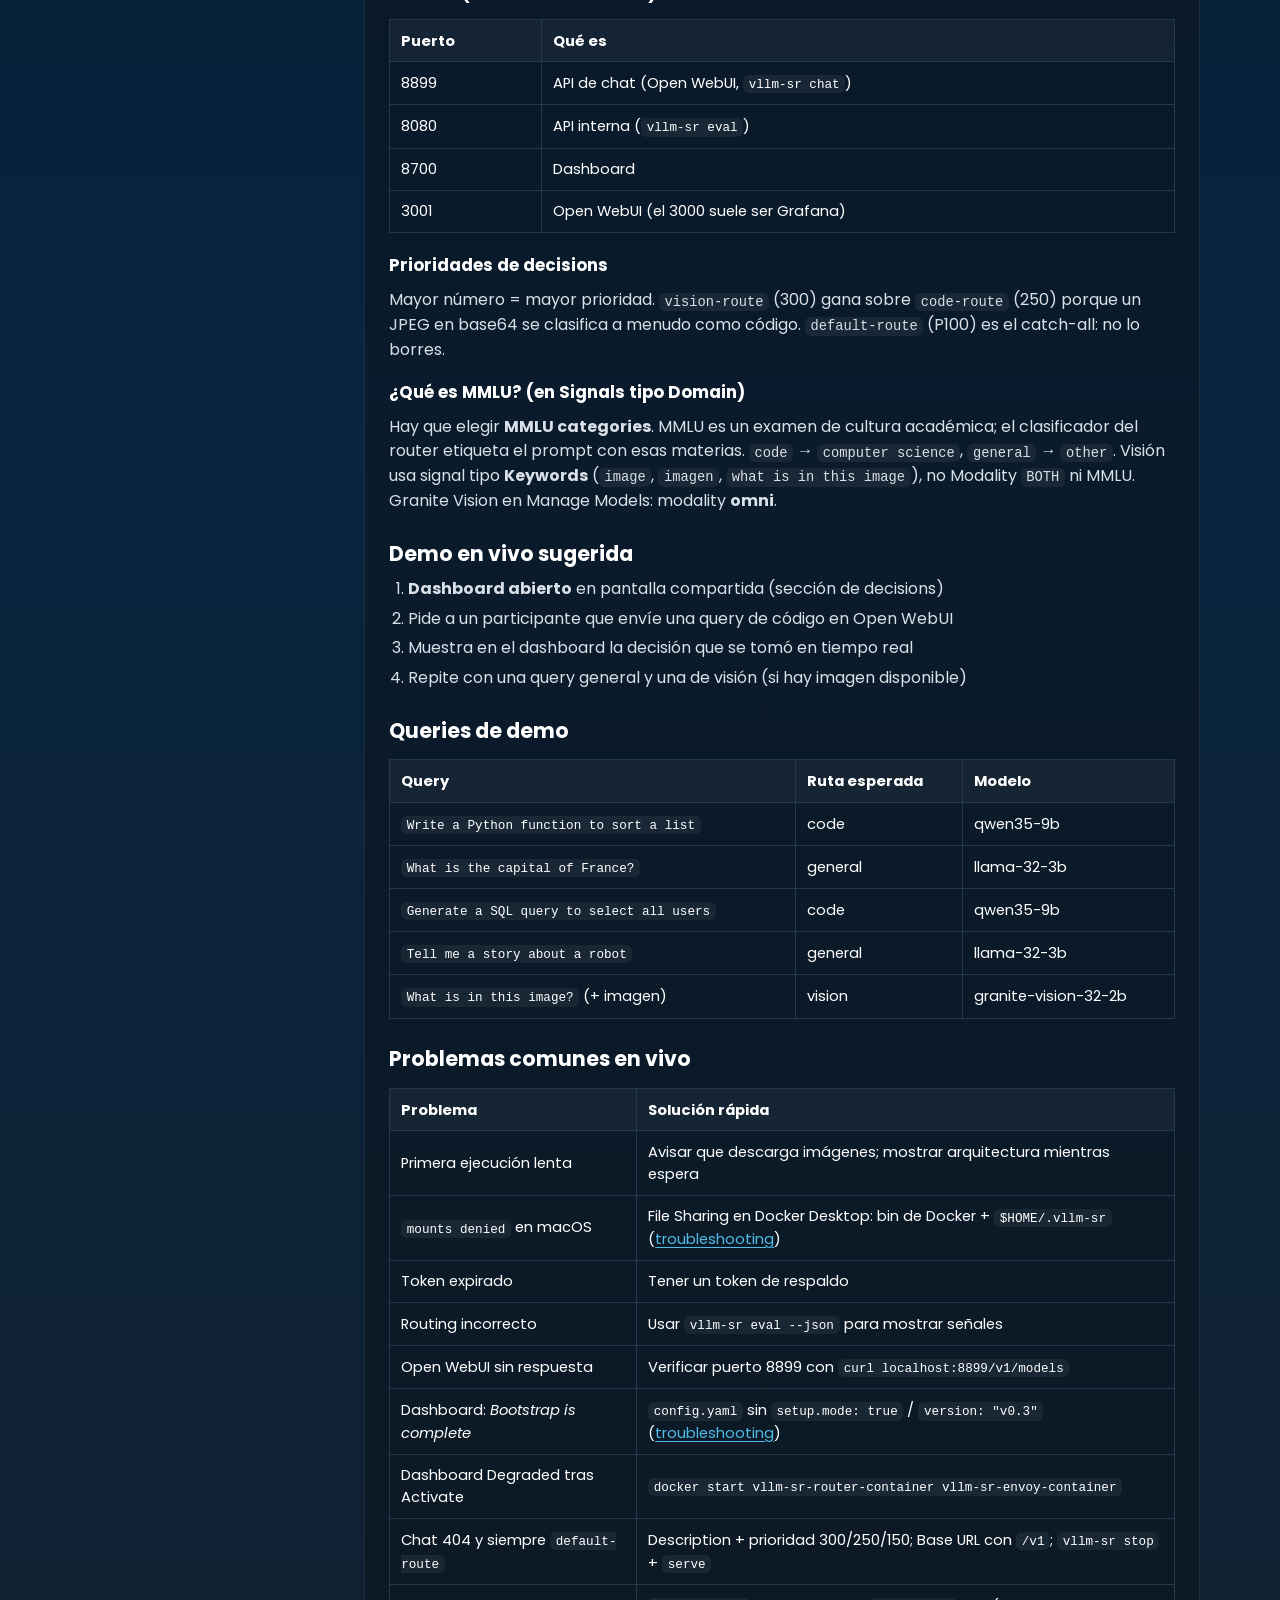
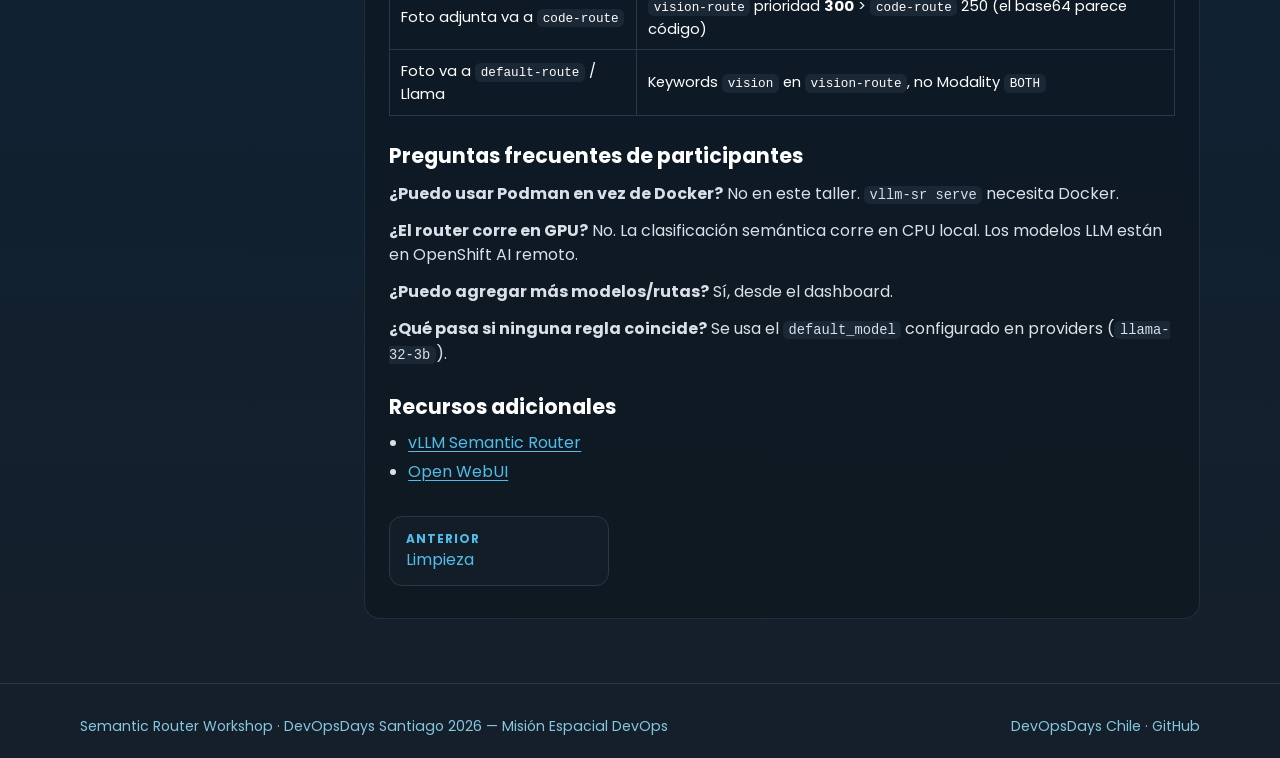
<file: docs/guia/instructor.html>
<!DOCTYPE html>
<html lang="es">
<head>
  <meta charset="UTF-8" />
  <meta name="viewport" content="width=device-width, initial-scale=1.0" />
  <title>Guía del instructor · Semantic Router Workshop</title>
  <meta name="description" content="Guía del workshop Semantic Router: Guía del instructor." />
  <link rel="stylesheet" href="../assets/css/style.css" />
</head>
<body class="bg-space">
  <div class="star-field" aria-hidden="true"></div>
  <div class="wrap">
    <header class="site-header">
      <div class="container header-inner">
        <a class="brand" href="../index.html">
          <span class="brand-mark">🚀</span>
          <span class="brand-text">
            <span class="brand-kicker">DevOpsDays Santiago</span>
            <span class="brand-name">Semantic Router Workshop</span>
          </span>
        </a>
        <button class="menu-toggle" type="button" data-menu-toggle aria-expanded="false">Menú</button>
        <nav class="nav" data-nav>
          <a href="../index.html" class="">Inicio</a>
          <a href="00-introduccion.html" class="">Guía</a>
          <a href="../index.html#arquitectura">Arquitectura</a>
          <a href="instructor.html" class="is-active">Instructor</a>
          <a href="https://github.com/pkstaz/semantic-routing-workshop" target="_blank" rel="noopener">Repo</a>
          <a class="btn btn-primary btn-sm" href="00-introduccion.html">Empezar</a>
        </nav>
      </div>
    </header>

    <main class="container guide-shell">
      <aside class="toc">
        <h2>Itinerario</h2>
        <a class="" href="../guia/00-introduccion.html"><span>00. Introducción</span><div class="toc-time">5 min</div></a>
<a class="" href="../guia/01-python.html"><span>01. Requisitos de Python</span><div class="toc-time">10 min</div></a>
<a class="" href="../guia/02-docker.html"><span>02. Docker y Docker Compose</span><div class="toc-time">10 min</div></a>
<a class="" href="../guia/03-vllm-sr.html"><span>03. Instalar vllm-sr CLI</span><div class="toc-time">5 min</div></a>
<a class="" href="../guia/04-arquitectura-y-flujo.html"><span>04. Arquitectura y flujo</span><div class="toc-time">10 min</div></a>
<a class="" href="../guia/05-configuracion.html"><span>05. Configuración</span><div class="toc-time">20 min</div></a>
<a class="" href="../guia/06-levantar-servicios.html"><span>06. Levantar los servicios</span><div class="toc-time">10 min</div></a>
<a class="" href="../guia/07-ejercicios.html"><span>07. Ejercicios prácticos</span><div class="toc-time">30 min</div></a>
<a class="" href="../guia/08-comandos-cli.html"><span>08. Comandos CLI útiles</span><div class="toc-time">10 min</div></a>
<a class="" href="../guia/09-troubleshooting.html"><span>09. Troubleshooting</span><div class="toc-time">referencia</div></a>
<a class="" href="../guia/10-limpieza.html"><span>10. Limpieza</span><div class="toc-time">5 min</div></a>
<a class="is-active" href="../guia/instructor.html"><span>I. Guía del instructor</span><div class="toc-time">staff</div></a>
      </aside>
      <article class="article prose">
        <div class="article-kicker">Misión I · staff</div>
        <h1>Guía del instructor</h1>
<p>Notas para facilitar el workshop de semantic routing.</p>
<h2>Quién imparte</h2>
<blockquote>Soy la IA describiendo a tu instructor. Perdón Carlos, esto es una broma.</blockquote>
<p><strong>Carlos Estay González</strong> — Associate Principal AI Specialist Solution Architect en <strong>Red Hat</strong>, basado en <strong>Santiago, Chile</strong>.</p>
<p>Su trabajo gira en torno a infraestructura y despliegue de IA sobre <strong>Red Hat OpenShift AI (RHOAI)</strong>:</p>
<ul><li><strong>Model serving:</strong> vLLM, KServe, LiteLLM, ModelMesh</li><li><strong>AI infrastructure:</strong> Models as a Service (MaaS), GPUs, frameworks de agentes</li><li><strong>Integración:</strong> MCP (Model Context Protocol) y stacks agenticos</li></ul>
<p>En el día a día mezcla clientes, conferencias, talleres de habilitación y cursos. GitHub: <a href="https://github.com/pkstaz">pkstaz</a>. Quay: <a href="https://quay.io/user/cestayg/">cestayg</a>. Si hay un lab, Carlos ya lo escribió dos veces.</p>
<p>Anda con cosas como GitHub MCP en RHOAI Playground, troubleshooting de model serving, sizing para AI Factory Bundle y un programa de certificación en IA agentica (JHU). Un workshop de kagent para DevOpsDays… no llegó a este escenario. Este lab de semantic routing sí.</p>
<p>Si el router se equivoca, no es personal. Si Carlos se equivoca, hay <a href="09-troubleshooting.html">troubleshooting</a>.</p>
<h2>Agenda sugerida (90 min)</h2>
<table><thead><tr><th>Tiempo</th><th>Actividad</th><th>Material</th></tr></thead><tbody><tr><td>0–5 min</td><td>Introducción y objetivos</td><td><a href="00-introduccion.html">00-introduccion</a></td></tr><tr><td>5–25 min</td><td>Setup: Python, Docker, vllm-sr</td><td><a href="01-python.html">01</a> – <a href="03-vllm-sr.html">03</a></td></tr><tr><td>25–35 min</td><td>Arquitectura y demo del diagrama</td><td><a href="04-arquitectura-y-flujo.html">04-arquitectura</a></td></tr><tr><td>35–55 min</td><td>Setup dashboard: modelos y rutas</td><td><a href="05-configuracion.html">05-configuracion</a></td></tr><tr><td>55–65 min</td><td>Open WebUI y prueba rápida</td><td><a href="06-levantar-servicios.html">06-levantar</a></td></tr><tr><td>65–90 min</td><td>Ejercicios prácticos</td><td><a href="07-ejercicios.html">07-ejercicios</a></td></tr></tbody></table>
<h2>Antes del workshop</h2>
<ul><li>[ ] Tener token y las 3 URLs (llama / code / vision) listas para dictar — los participantes las pegan en el setup</li><li>[ ] Probar el flujo completo: <code>vllm-sr serve</code> → setup dashboard → <code>docker compose up</code></li><li>[ ] Verificar que los 3 modelos remotos responden</li><li>[ ] Tener el dashboard abierto en una pantalla compartida para la demo en vivo</li></ul>
<h2>Puntos clave para explicar</h2>
<h3>¿Por qué dos interfaces?</h3>
<ul><li><strong>Dashboard (8700):</strong> transparencia — el participante <em>ve</em> el routing</li><li><strong>Open WebUI (3001):</strong> experiencia real — el usuario <em>no ve</em> el routing</li></ul>
<h3>¿Por qué tres modelos?</h3>
<p>Un solo modelo no es óptimo para todo. El router envía cada query al modelo más adecuado según su <strong>significado</strong>, no por palabras clave exactas.</p>
<h3>Puertos (confusión frecuente)</h3>
<table><thead><tr><th>Puerto</th><th>Qué es</th></tr></thead><tbody><tr><td>8899</td><td>API de chat (Open WebUI, <code>vllm-sr chat</code>)</td></tr><tr><td>8080</td><td>API interna (<code>vllm-sr eval</code>)</td></tr><tr><td>8700</td><td>Dashboard</td></tr><tr><td>3001</td><td>Open WebUI (el 3000 suele ser Grafana)</td></tr></tbody></table>
<h3>Prioridades de decisions</h3>
<p>Mayor número = mayor prioridad. <code>vision-route</code> (300) gana sobre <code>code-route</code> (250) porque un JPEG en base64 se clasifica a menudo como código. <code>default-route</code> (P100) es el catch-all: no lo borres.</p>
<h3>¿Qué es MMLU? (en Signals tipo Domain)</h3>
<p>Hay que elegir <strong>MMLU categories</strong>. MMLU es un examen de cultura académica; el clasificador del router etiqueta el prompt con esas materias. <code>code</code> → <code>computer science</code>, <code>general</code> → <code>other</code>. Visión usa signal tipo <strong>Keywords</strong> (<code>image</code>, <code>imagen</code>, <code>what is in this image</code>), no Modality <code>BOTH</code> ni MMLU. Granite Vision en Manage Models: modality <strong>omni</strong>.</p>
<h2>Demo en vivo sugerida</h2>
<ol><li><strong>Dashboard abierto</strong> en pantalla compartida (sección de decisions)</li><li>Pide a un participante que envíe una query de código en Open WebUI</li><li>Muestra en el dashboard la decisión que se tomó en tiempo real</li><li>Repite con una query general y una de visión (si hay imagen disponible)</li></ol>
<h2>Queries de demo</h2>
<table><thead><tr><th>Query</th><th>Ruta esperada</th><th>Modelo</th></tr></thead><tbody><tr><td><code>Write a Python function to sort a list</code></td><td>code</td><td>qwen35-9b</td></tr><tr><td><code>What is the capital of France?</code></td><td>general</td><td>llama-32-3b</td></tr><tr><td><code>Generate a SQL query to select all users</code></td><td>code</td><td>qwen35-9b</td></tr><tr><td><code>Tell me a story about a robot</code></td><td>general</td><td>llama-32-3b</td></tr><tr><td><code>What is in this image?</code> (+ imagen)</td><td>vision</td><td>granite-vision-32-2b</td></tr></tbody></table>
<h2>Problemas comunes en vivo</h2>
<table><thead><tr><th>Problema</th><th>Solución rápida</th></tr></thead><tbody><tr><td>Primera ejecución lenta</td><td>Avisar que descarga imágenes; mostrar arquitectura mientras espera</td></tr><tr><td><code>mounts denied</code> en macOS</td><td>File Sharing en Docker Desktop: bin de Docker + <code>$HOME/.vllm-sr</code> (<a href="09-troubleshooting.html">troubleshooting</a>)</td></tr><tr><td>Token expirado</td><td>Tener un token de respaldo</td></tr><tr><td>Routing incorrecto</td><td>Usar <code>vllm-sr eval --json</code> para mostrar señales</td></tr><tr><td>Open WebUI sin respuesta</td><td>Verificar puerto 8899 con <code>curl localhost:8899/v1/models</code></td></tr><tr><td>Dashboard: <em>Bootstrap is complete</em></td><td><code>config.yaml</code> sin <code>setup.mode: true</code> / <code>version: &quot;v0.3&quot;</code> (<a href="09-troubleshooting.html">troubleshooting</a>)</td></tr><tr><td>Dashboard Degraded tras Activate</td><td><code>docker start vllm-sr-router-container vllm-sr-envoy-container</code></td></tr><tr><td>Chat 404 y siempre <code>default-route</code></td><td>Description + prioridad 300/250/150; Base URL con <code>/v1</code>; <code>vllm-sr stop</code> + <code>serve</code></td></tr><tr><td>Foto adjunta va a <code>code-route</code></td><td><code>vision-route</code> prioridad <strong>300</strong> > <code>code-route</code> 250 (el base64 parece código)</td></tr><tr><td>Foto va a <code>default-route</code> / Llama</td><td>Keywords <code>vision</code> en <code>vision-route</code>, no Modality <code>BOTH</code></td></tr></tbody></table>
<h2>Preguntas frecuentes de participantes</h2>
<p><strong>¿Puedo usar Podman en vez de Docker?</strong> No en este taller. <code>vllm-sr serve</code> necesita Docker.</p>
<p><strong>¿El router corre en GPU?</strong> No. La clasificación semántica corre en CPU local. Los modelos LLM están en OpenShift AI remoto.</p>
<p><strong>¿Puedo agregar más modelos/rutas?</strong> Sí, desde el dashboard.</p>
<p><strong>¿Qué pasa si ninguna regla coincide?</strong> Se usa el <code>default_model</code> configurado en providers (<code>llama-32-3b</code>).</p>
<h2>Recursos adicionales</h2>
<ul><li><a href="https://github.com/vllm-project/vllm-semantic-router">vLLM Semantic Router</a></li><li><a href="https://github.com/open-webui/open-webui">Open WebUI</a></li></ul>
        <nav class="pager"><a href="10-limpieza.html"><span class="dir">Anterior</span>Limpieza</a><span></span></nav>
      </article>
    </main>
    <footer class="site-footer">
      <div class="container footer-inner">
        <p>Semantic Router Workshop · DevOpsDays Santiago 2026 — Misión Espacial DevOps</p>
        <p>
          <a href="https://santiago.devopsdayschile.cl/" target="_blank" rel="noopener">DevOpsDays Chile</a>
          ·
          <a href="https://github.com/pkstaz/semantic-routing-workshop" target="_blank" rel="noopener">GitHub</a>
        </p>
      </div>
    </footer>
  </div>
  <script src="../assets/js/main.js"></script>
</body>
</html>
</file>
<file: docs/assets/css/style.css>
@import url("https://fonts.googleapis.com/css2?family=Poppins:wght@300;400;500;600;700;800;900&display=swap");

:root {
  --background: 210 33% 12%;
  --foreground: 0 0% 100%;
  --card: 210 40% 8%;
  --card-foreground: 0 0% 100%;
  --primary: 357 82% 51%;
  --primary-foreground: 0 0% 100%;
  --secondary: 210 78% 14%;
  --muted: 210 30% 18%;
  --muted-foreground: 197 60% 70%;
  --accent: 197 76% 61%;
  --accent-foreground: 210 78% 14%;
  --border: 210 30% 22%;
  --radius: 0.75rem;
  --space-dark: 210 78% 12%;
  --space-navy: 210 78% 14%;
  --space-red: 357 82% 51%;
  --space-sky: 197 76% 61%;
  --space-star: 45 100% 90%;
  --header-h: 4.25rem;
}

*,
*::before,
*::after {
  box-sizing: border-box;
}

html {
  scroll-behavior: smooth;
}

html,
body {
  margin: 0;
  min-height: 100%;
}

body {
  font-family: Poppins, sans-serif;
  background: hsl(var(--background));
  color: hsl(var(--foreground));
  line-height: 1.5;
}

img {
  max-width: 100%;
  display: block;
}

a {
  color: inherit;
  text-decoration: none;
}

h1,
h2,
h3,
h4,
h5,
h6 {
  font-family: Poppins, sans-serif;
  line-height: 1.2;
  margin: 0;
}

p {
  margin: 0;
}

ul,
ol {
  margin: 0;
  padding: 0;
}

.bg-space {
  background: linear-gradient(#041424 0%, #082440 50%, #151f29 100%);
  min-height: 100vh;
}

.star-field {
  pointer-events: none;
  position: fixed;
  inset: 0;
  z-index: 0;
  background-image:
    radial-gradient(2px 2px at 20% 30%, #fff 100%, transparent),
    radial-gradient(1px 1px at 40% 70%, #fff 100%, transparent),
    radial-gradient(1.5px 1.5px at 60% 20%, #fff 100%, transparent),
    radial-gradient(1px 1px at 80% 50%, #fff 100%, transparent),
    radial-gradient(2px 2px at 10% 80%, #fff 100%, transparent),
    radial-gradient(1px 1px at 70% 90%, #fff 100%, transparent),
    radial-gradient(1.5px 1.5px at 90% 10%, #fff 100%, transparent),
    radial-gradient(1px 1px at 30% 50%, #fff 100%, transparent),
    radial-gradient(1px 1px at 50% 85%, #fff 100%, transparent);
  opacity: 0.55;
}

.wrap {
  position: relative;
  z-index: 1;
}

.container {
  width: min(1120px, calc(100% - 2rem));
  margin: 0 auto;
}

.container-wide {
  width: min(1280px, calc(100% - 2rem));
  margin: 0 auto;
}

/* Header */
.site-header {
  position: sticky;
  top: 0;
  z-index: 50;
  height: var(--header-h);
  backdrop-filter: blur(18px);
  background: hsl(var(--secondary) / 0.86);
  border-bottom: 1px solid hsl(var(--border) / 0.7);
}

.header-inner {
  height: 100%;
  display: flex;
  align-items: center;
  justify-content: space-between;
  gap: 1rem;
}

.brand {
  display: flex;
  align-items: center;
  gap: 0.75rem;
  min-width: 0;
}

.brand-mark {
  width: 2.35rem;
  height: 2.35rem;
  border-radius: 999px;
  display: grid;
  place-items: center;
  background: hsl(var(--primary));
  box-shadow: 0 0 24px #e91c264d;
  font-size: 1.1rem;
  flex-shrink: 0;
}

.brand-text {
  display: flex;
  flex-direction: column;
  min-width: 0;
}

.brand-kicker {
  font-size: 0.68rem;
  letter-spacing: 0.14em;
  text-transform: uppercase;
  color: hsl(var(--accent));
  font-weight: 600;
}

.brand-name {
  font-weight: 700;
  font-size: 0.92rem;
  white-space: nowrap;
  overflow: hidden;
  text-overflow: ellipsis;
}

.nav {
  display: flex;
  align-items: center;
  gap: 1.35rem;
}

.nav a {
  font-size: 0.9rem;
  font-weight: 500;
  color: hsl(var(--muted-foreground));
  transition: color 0.2s ease;
}

.nav a:hover,
.nav a.is-active {
  color: #fff;
}

.menu-toggle {
  display: none;
  background: transparent;
  border: 1px solid hsl(var(--border));
  color: #fff;
  border-radius: 0.6rem;
  padding: 0.4rem 0.65rem;
  cursor: pointer;
}

/* Buttons */
.btn {
  display: inline-flex;
  align-items: center;
  justify-content: center;
  gap: 0.4rem;
  border-radius: 999px;
  font-weight: 600;
  font-size: 0.92rem;
  padding: 0.7rem 1.25rem;
  border: 1px solid transparent;
  transition: transform 0.2s ease, background 0.2s ease, box-shadow 0.2s ease;
}

.btn:hover {
  transform: scale(1.03);
}

.btn-primary {
  background: hsl(var(--primary));
  color: #fff;
  box-shadow: 0 0 30px #e91c264d, 0 0 60px #e91c261a;
}

.btn-primary:hover {
  background: hsl(357 82% 46%);
}

.btn-outline {
  background: transparent;
  border-color: hsl(var(--accent) / 0.55);
  color: #fff;
}

.btn-outline:hover {
  border-color: hsl(var(--accent));
  box-shadow: 0 0 24px #50bce733;
}

.btn-sm {
  padding: 0.45rem 0.95rem;
  font-size: 0.82rem;
}

/* Hero */
.hero {
  position: relative;
  padding: 5.5rem 0 4.5rem;
  overflow: hidden;
}

.hero::after {
  content: "";
  position: absolute;
  inset: auto -10% -30% auto;
  width: 420px;
  height: 420px;
  border-radius: 50%;
  background: radial-gradient(circle, #50bce733, transparent 70%);
  pointer-events: none;
}

.badge {
  display: inline-flex;
  align-items: center;
  gap: 0.45rem;
  border: 1px solid hsl(var(--accent) / 0.4);
  background: hsl(var(--accent) / 0.08);
  color: hsl(var(--accent));
  border-radius: 999px;
  padding: 0.32rem 0.8rem;
  font-size: 0.78rem;
  font-weight: 600;
  letter-spacing: 0.08em;
  text-transform: uppercase;
}

.text-gradient {
  color: transparent;
  background-image: linear-gradient(135deg, #50bce7, #fff);
  -webkit-background-clip: text;
  background-clip: text;
}

.hero h1 {
  margin: 1.1rem 0 0.9rem;
  font-size: clamp(2.6rem, 7vw, 4.6rem);
  font-weight: 800;
  letter-spacing: -0.03em;
}

.hero-lead {
  max-width: 42rem;
  font-size: 1.12rem;
  color: hsl(var(--muted-foreground));
}

.hero-meta {
  margin-top: 1.35rem;
  display: flex;
  flex-wrap: wrap;
  gap: 0.7rem 1.4rem;
  color: hsl(var(--space-star));
  font-weight: 500;
}

.hero-actions {
  margin-top: 2rem;
  display: flex;
  flex-wrap: wrap;
  gap: 0.8rem;
}

.stats {
  display: grid;
  grid-template-columns: repeat(4, 1fr);
  gap: 1rem;
  margin-top: 3.5rem;
}

.stat {
  background: hsl(var(--card) / 0.6);
  border: 1px solid hsl(var(--border) / 0.7);
  border-radius: 1rem;
  padding: 1.15rem 1.1rem;
}

.stat-value {
  font-size: 1.7rem;
  font-weight: 800;
  color: #fff;
}

.stat-label {
  color: hsl(var(--muted-foreground));
  font-size: 0.88rem;
  margin-top: 0.15rem;
}

/* Sections */
section {
  padding: 4.5rem 0;
}

.section-kicker {
  color: hsl(var(--accent));
  font-size: 0.8rem;
  font-weight: 700;
  letter-spacing: 0.16em;
  text-transform: uppercase;
}

.section-title {
  margin: 0.45rem 0 0.7rem;
  font-size: clamp(1.7rem, 3vw, 2.4rem);
  font-weight: 800;
}

.section-lead {
  color: hsl(var(--muted-foreground));
  max-width: 40rem;
}

.cards {
  display: grid;
  grid-template-columns: repeat(3, 1fr);
  gap: 1rem;
  margin-top: 2rem;
}

.card {
  background: hsl(var(--card) / 0.7);
  border: 1px solid hsl(var(--border) / 0.7);
  border-radius: 1rem;
  padding: 1.3rem 1.2rem;
  transition: transform 0.2s ease, border-color 0.2s ease, box-shadow 0.2s ease;
}

.card:hover {
  transform: scale(1.02);
  border-color: hsl(var(--accent) / 0.55);
  box-shadow: 0 0 30px #50bce71a;
}

.card-num {
  color: hsl(var(--accent));
  font-weight: 700;
  font-size: 0.82rem;
  letter-spacing: 0.08em;
}

.card h3 {
  margin: 0.45rem 0 0.4rem;
  font-size: 1.08rem;
}

.card p,
.card-time {
  color: hsl(var(--muted-foreground));
  font-size: 0.9rem;
}

.card-time {
  margin-top: 0.85rem;
  font-weight: 500;
}

.flow {
  margin-top: 2rem;
  background: hsl(var(--card) / 0.55);
  border: 1px solid hsl(var(--border));
  border-radius: 1rem;
  padding: 1.25rem 1.3rem;
  overflow-x: auto;
}

.flow pre {
  margin: 0;
  font-family: ui-monospace, SFMono-Regular, Menlo, Monaco, Consolas, monospace;
  font-size: 0.86rem;
  color: hsl(var(--space-star));
  white-space: pre;
}

.req-grid,
.model-grid {
  display: grid;
  grid-template-columns: repeat(3, 1fr);
  gap: 1rem;
  margin-top: 1.5rem;
}

.pill-list {
  display: flex;
  flex-wrap: wrap;
  gap: 0.5rem;
  margin-top: 1rem;
}

.pill {
  border: 1px solid hsl(var(--border));
  background: hsl(var(--muted) / 0.35);
  border-radius: 999px;
  padding: 0.35rem 0.75rem;
  font-size: 0.82rem;
}

.cta-band {
  background: hsl(var(--card) / 0.55);
  border: 1px solid hsl(var(--primary) / 0.35);
  border-radius: 1.2rem;
  padding: 2rem;
  display: flex;
  justify-content: space-between;
  gap: 1.5rem;
  align-items: center;
  box-shadow: 0 0 30px #e91c261a;
}

.site-footer {
  border-top: 1px solid hsl(var(--border));
  padding: 2rem 0 2.5rem;
  color: hsl(var(--muted-foreground));
  font-size: 0.88rem;
}

.footer-inner {
  display: flex;
  justify-content: space-between;
  gap: 1rem;
  flex-wrap: wrap;
}

.footer-inner a:hover {
  color: hsl(var(--accent));
}

/* Guide layout */
.guide-shell {
  display: grid;
  grid-template-columns: 260px minmax(0, 1fr);
  gap: 1.5rem;
  padding: 2rem 0 4rem;
  align-items: start;
}

.toc {
  position: sticky;
  top: calc(var(--header-h) + 1rem);
  background: hsl(var(--card) / 0.65);
  border: 1px solid hsl(var(--border) / 0.7);
  border-radius: 1rem;
  padding: 1rem 0.85rem;
  max-height: calc(100vh - var(--header-h) - 2rem);
  overflow: auto;
}

.toc h2 {
  font-size: 0.75rem;
  letter-spacing: 0.14em;
  text-transform: uppercase;
  color: hsl(var(--accent));
  padding: 0 0.5rem 0.6rem;
}

.toc a {
  display: block;
  padding: 0.42rem 0.55rem;
  border-radius: 0.55rem;
  color: hsl(var(--muted-foreground));
  font-size: 0.84rem;
}

.toc a:hover,
.toc a.is-active {
  background: hsl(var(--accent) / 0.12);
  color: #fff;
}

.toc .toc-time {
  opacity: 0.7;
  font-size: 0.72rem;
}

.article {
  background: hsl(var(--card) / 0.55);
  border: 1px solid hsl(var(--border) / 0.7);
  border-radius: 1rem;
  padding: 1.6rem 1.5rem 2rem;
  min-width: 0;
  overflow-x: auto;
}

.article-kicker {
  color: hsl(var(--accent));
  font-size: 0.78rem;
  font-weight: 700;
  letter-spacing: 0.12em;
  text-transform: uppercase;
}

.prose h1 {
  font-size: clamp(1.6rem, 3vw, 2.2rem);
  font-weight: 800;
  margin: 0.35rem 0 1rem;
}

.prose h2 {
  font-size: 1.28rem;
  margin: 1.8rem 0 0.7rem;
}

.prose h3 {
  font-size: 1.05rem;
  margin: 1.3rem 0 0.5rem;
}

.prose p,
.prose li {
  color: hsl(210 20% 88%);
}

.prose p {
  margin: 0.8rem 0;
}

.prose ul,
.prose ol {
  padding-left: 1.2rem;
  margin: 0.6rem 0 1rem;
}

.prose li {
  margin: 0.35rem 0;
}

.prose a {
  color: hsl(var(--accent));
  text-decoration: underline;
  text-underline-offset: 3px;
}

.prose blockquote {
  margin: 1rem 0;
  padding: 0.8rem 1rem;
  border-left: 3px solid hsl(var(--accent));
  background: hsl(var(--accent) / 0.08);
  border-radius: 0 0.7rem 0.7rem 0;
  color: hsl(var(--muted-foreground));
}

.prose table {
  width: 100%;
  border-collapse: collapse;
  margin: 1rem 0 1.4rem;
  font-size: 0.92rem;
  overflow: hidden;
}

.prose th,
.prose td {
  border: 1px solid hsl(var(--border));
  padding: 0.6rem 0.7rem;
  text-align: left;
}

.prose th {
  background: hsl(var(--muted) / 0.55);
  color: #fff;
}

.prose code {
  font-family: ui-monospace, SFMono-Regular, Menlo, Monaco, Consolas, monospace;
  font-size: 0.86em;
  background: hsl(var(--muted) / 0.7);
  padding: 0.1rem 0.35rem;
  border-radius: 0.35rem;
}

.prose pre {
  background: #071018;
  border: 1px solid hsl(var(--border));
  border-radius: 0.8rem;
  padding: 1rem;
  overflow-x: auto;
  margin: 1rem 0 1.3rem;
}

.prose pre code {
  background: transparent;
  padding: 0;
  color: hsl(var(--space-star));
  font-size: 0.84rem;
}

.code-block {
  position: relative;
  margin: 1rem 0 1.3rem;
}

.code-block pre {
  margin: 0;
  padding: 1rem 5.2rem 1rem 1rem;
}

.copy-btn {
  position: absolute;
  top: 0.55rem;
  right: 0.55rem;
  z-index: 1;
  border: 1px solid hsl(var(--accent) / 0.55);
  background: hsl(var(--secondary) / 0.92);
  color: #fff;
  border-radius: 999px;
  padding: 0.28rem 0.72rem;
  font-family: Poppins, sans-serif;
  font-size: 0.72rem;
  font-weight: 600;
  letter-spacing: 0.04em;
  text-transform: uppercase;
  cursor: pointer;
  transition: background 0.2s ease, border-color 0.2s ease, color 0.2s ease;
}

.copy-btn:hover {
  border-color: hsl(var(--accent));
  box-shadow: 0 0 18px #50bce733;
}

.copy-btn.is-copied {
  background: hsl(var(--accent));
  color: hsl(var(--accent-foreground));
  border-color: hsl(var(--accent));
}

.pager {
  display: flex;
  justify-content: space-between;
  gap: 0.8rem;
  margin-top: 2rem;
  flex-wrap: wrap;
}

.pager a {
  border: 1px solid hsl(var(--border));
  background: hsl(var(--muted) / 0.25);
  border-radius: 0.8rem;
  padding: 0.8rem 1rem;
  min-width: min(100%, 220px);
  text-decoration: none;
}

.pager a:hover {
  border-color: hsl(var(--accent) / 0.6);
}

.pager .dir {
  display: block;
  font-size: 0.75rem;
  color: hsl(var(--accent));
  letter-spacing: 0.08em;
  text-transform: uppercase;
  font-weight: 700;
}

@media (max-width: 900px) {
  .stats,
  .cards,
  .req-grid,
  .model-grid,
  .guide-shell {
    grid-template-columns: 1fr;
  }

  .cta-band {
    flex-direction: column;
    align-items: flex-start;
  }

  .menu-toggle {
    display: inline-flex;
  }

  .nav {
    display: none;
    position: absolute;
    top: var(--header-h);
    left: 0;
    right: 0;
    background: hsl(var(--secondary) / 0.98);
    border-bottom: 1px solid hsl(var(--border));
    padding: 1rem;
    flex-direction: column;
    align-items: flex-start;
    gap: 0.85rem;
  }

  .nav.open {
    display: flex;
  }

  .toc {
    position: static;
    max-height: none;
  }
}
</file>
